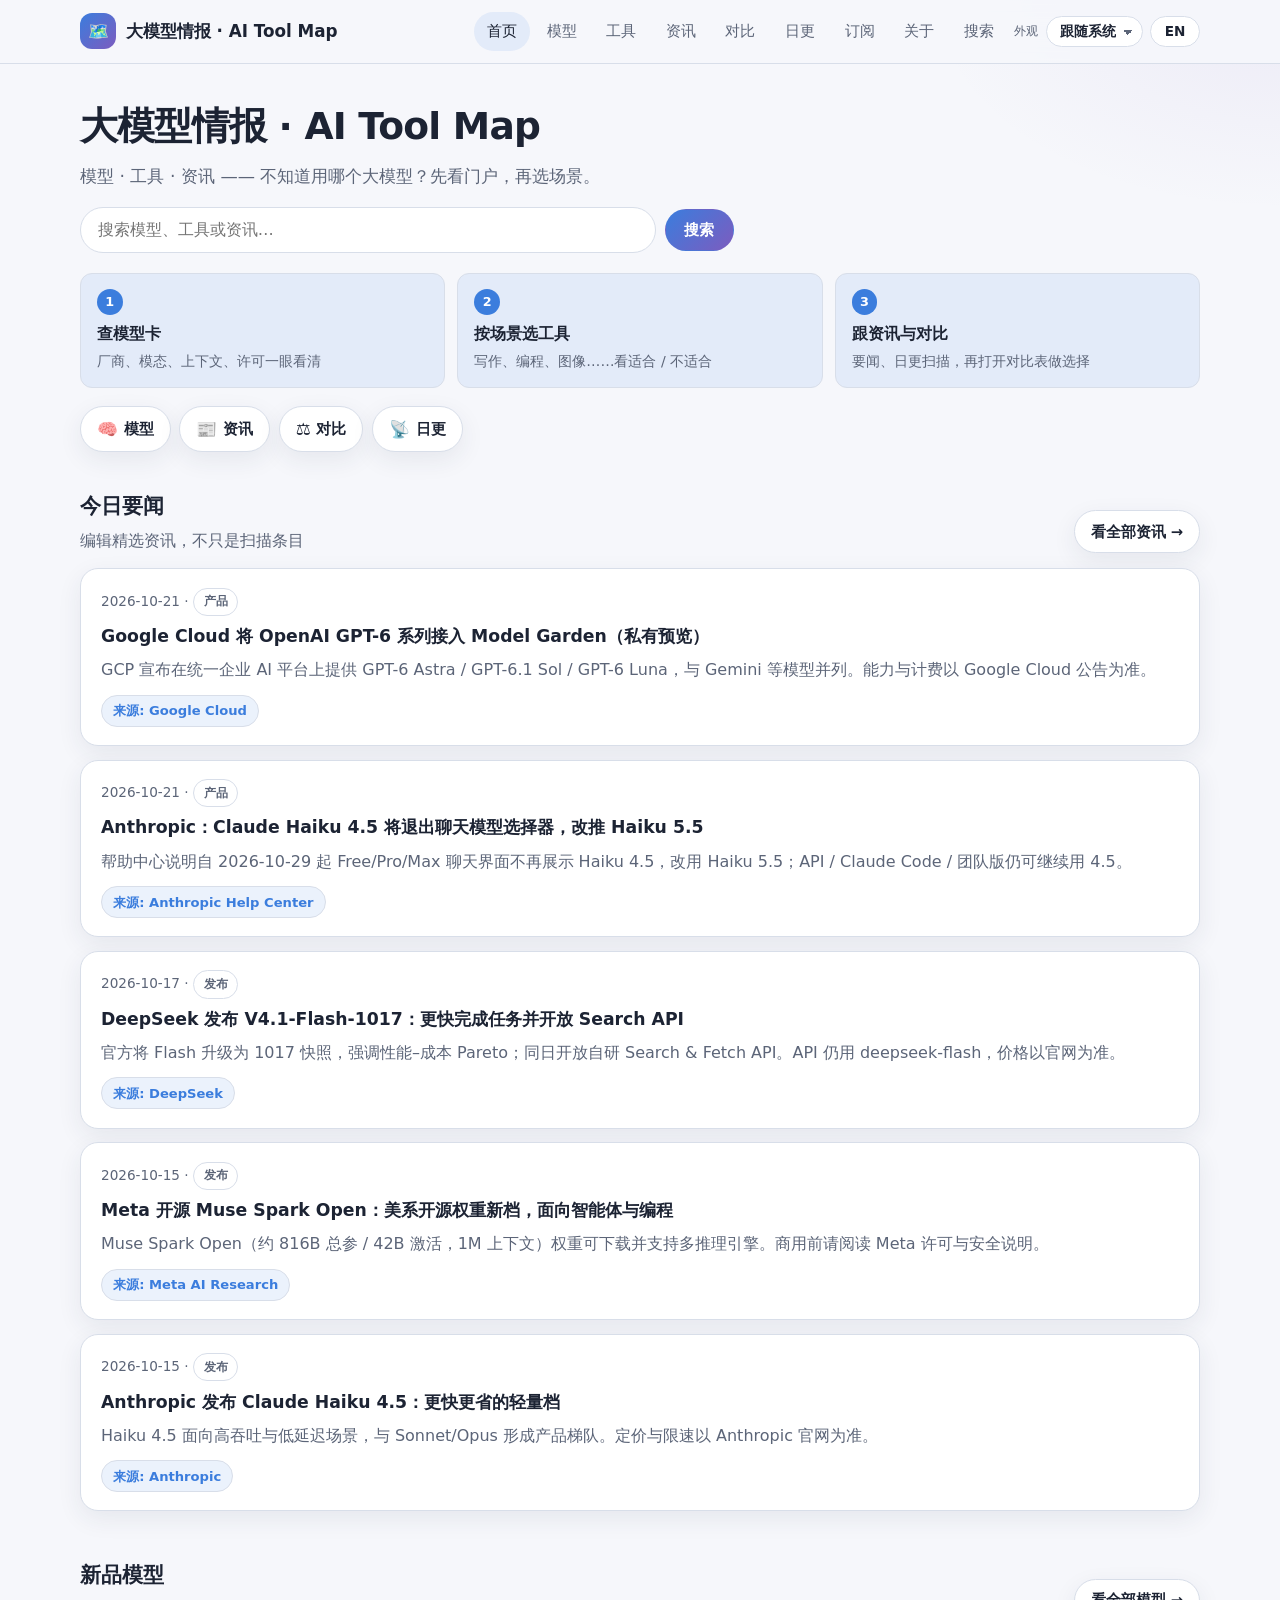
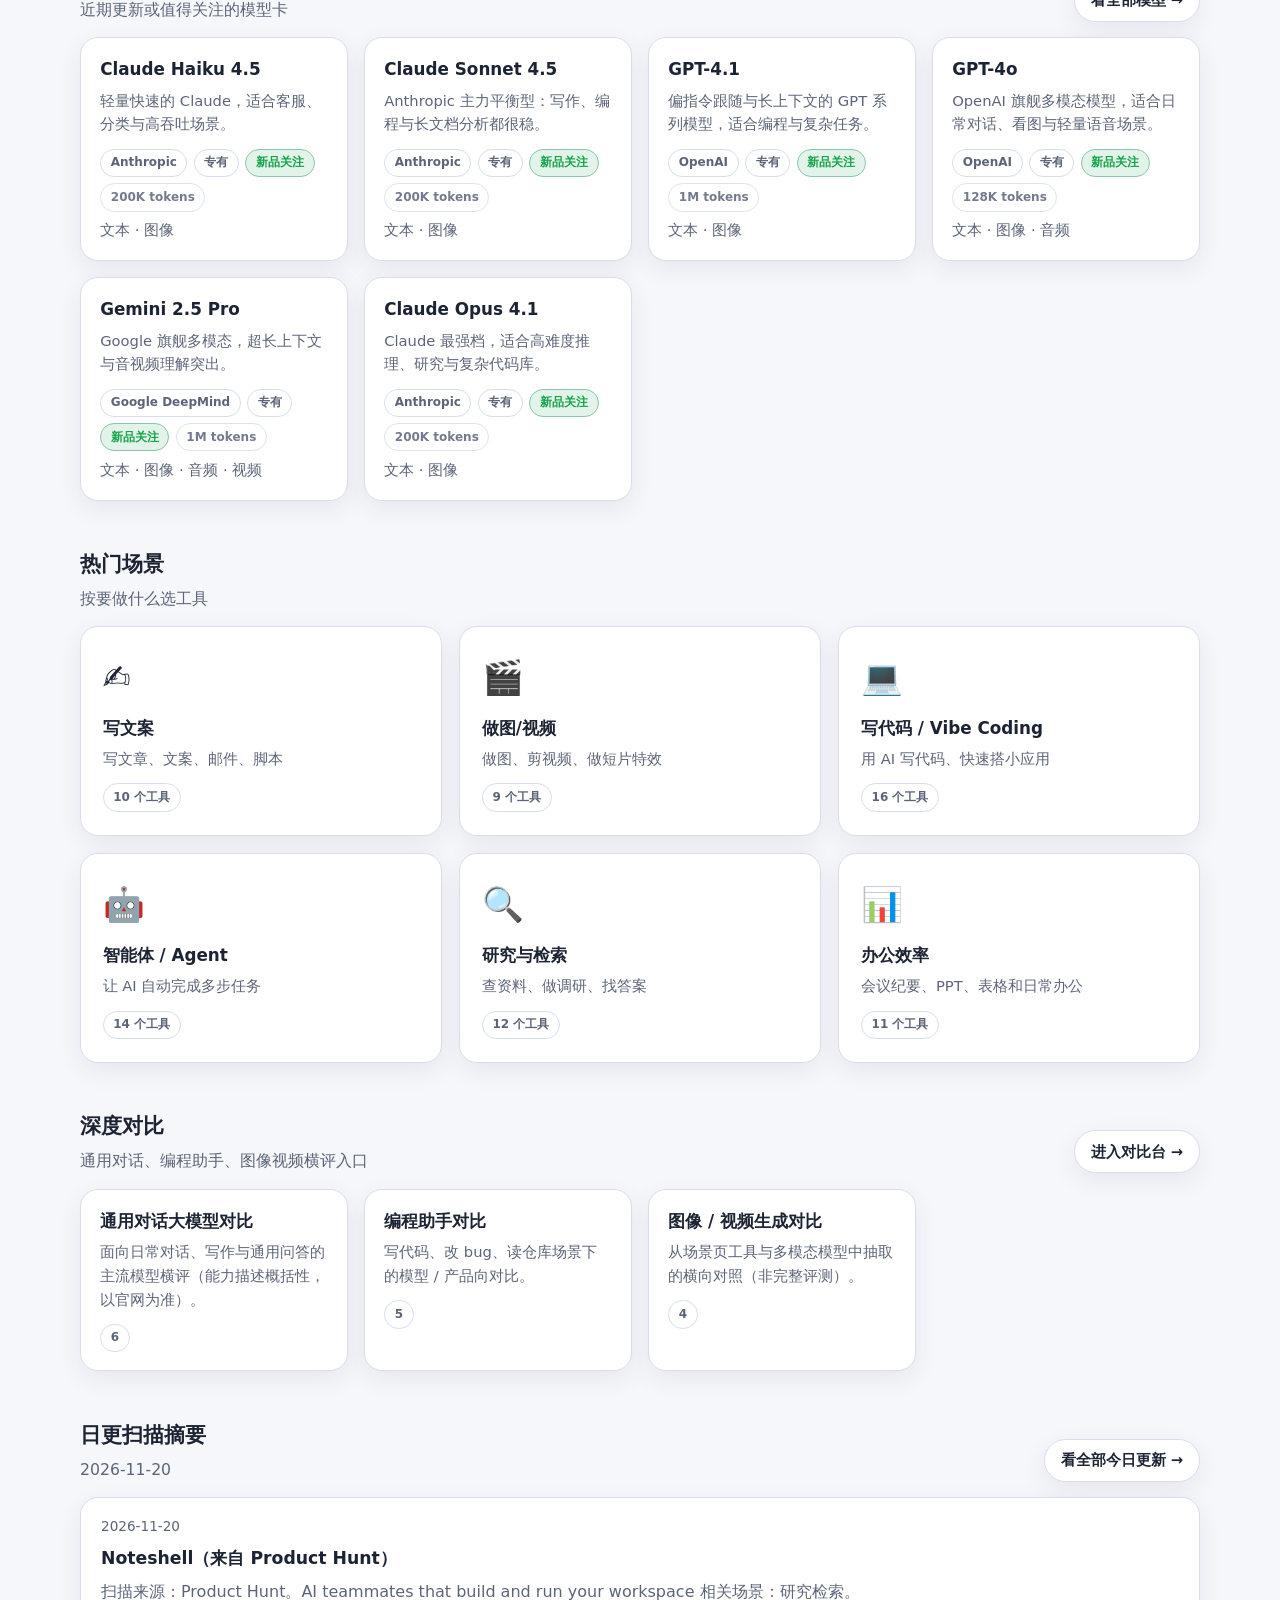
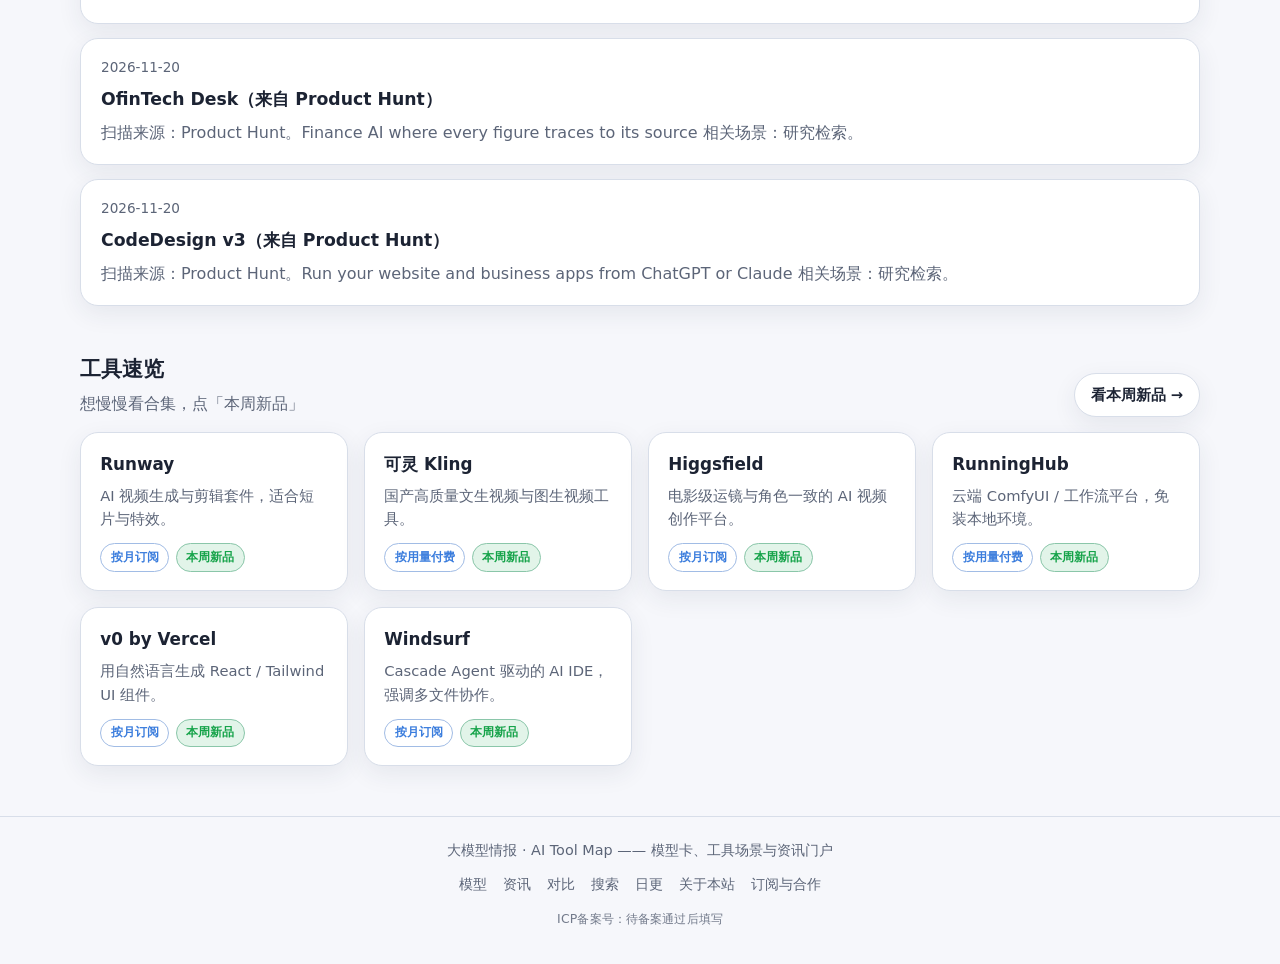
<file: index.html>
<!DOCTYPE html>
<html lang="zh-CN">
<head>
  <meta charset="UTF-8" />
  <meta name="viewport" content="width=device-width, initial-scale=1" />
  <title>大模型情报 · AI Tool Map</title>
  <meta name="description" content="大模型情报门户：模型卡、AI 工具场景、资讯与对比。双语目录，日更扫描。" />
  <meta property="og:title" content="大模型情报 · AI Tool Map" />
  <meta property="og:description" content="模型 · 工具 · 资讯 —— 大模型信息门户" />
  <meta property="og:type" content="website" />
  <meta name="robots" content="index,follow" />
  <meta property="og:locale" content="zh_CN" />
  <meta name="twitter:card" content="summary" />
  <link rel="canonical" href="https://goofugoofu.github.io/" />
  <script src="js/theme-boot.js"></script>
  <link rel="stylesheet" href="css/styles.css" />
</head>
<body>
  <div id="app"></div>
  <script src="js/i18n.js"></script>
  <script src="js/app.js"></script>
  <script>
    bootPage({
      active: "home",
      metaKey: "meta_desc_home",
      render: async (ui) => {
        const main = document.getElementById("main");
        const [scenarios, tools, daily, models, news, compares] = await Promise.all([
          fetchJSON("data/scenarios.json"),
          fetchJSON("data/tools.json"),
          fetchJSON("data/daily.json"),
          fetchJSON("data/models.json"),
          fetchJSON("data/news.json"),
          fetchJSON("data/compares.json"),
        ]);

        const publishedNews = news
          .filter((n) => n.status === "published")
          .sort((a, b) => String(b.date).localeCompare(String(a.date)));
        const latestNewsDate = publishedNews[0]?.date || "";
        const dailyDates = daily.map((d) => d.date).sort();
        const latestDaily = dailyDates[dailyDates.length - 1] || "";
        const todayItems = daily.filter((d) => d.date === latestDaily).slice(0, 3);

        const featuredModels = models
          .filter((m) => m.featured)
          .sort((a, b) => String(b.updated_at).localeCompare(String(a.updated_at)))
          .slice(0, 6);
        const modelCards = (featuredModels.length ? featuredModels : models.slice(0, 6))
          .map((m) => modelCardHTML(m, ui))
          .join("");

        const newsHTML = publishedNews.slice(0, 5).map((n) => newsItemHTML(n, ui)).join("");

        const scenarioCards = scenarios.map((s) => {
          const count = tools.filter((t) => (t.scenarios || []).includes(s.id)).length;
          return `
            <a class="card card-scenario" href="scenario.html?id=${encodeURIComponent(s.id)}">
              <div class="card-icon">${s.icon}</div>
              <h3>${escapeHTML(tField(s, "name"))}</h3>
              <p>${escapeHTML(tField(s, "desc"))}</p>
              <div class="meta-row"><span class="badge">${count} ${ui.tools_count}</span></div>
            </a>
          `;
        }).join("");

        const compareCards = compares.map((c) => `
          <a class="card card-compare" href="compare.html?id=${encodeURIComponent(c.id)}">
            <h3>${escapeHTML(tField(c, "title"))}</h3>
            <p>${escapeHTML(tField(c, "desc"))}</p>
            <div class="meta-row"><span class="badge">${(c.rows || []).length}</span></div>
          </a>
        `).join("");

        const dailyHTML = todayItems.map((d) => `
          <article class="feed-item">
            <div class="date">${escapeHTML(d.date)}</div>
            <h3>${escapeHTML(tField(d, "title"))}</h3>
            <p>${escapeHTML(tField(d, "summary"))}</p>
          </article>
        `).join("");

        const toolsPreview = tools.filter((t) => t.is_new_this_week).slice(0, 6);
        const toolsHTML = (toolsPreview.length ? toolsPreview : tools.slice(0, 6))
          .map((t) => toolCardHTML(t, ui)).join("");

        injectJsonLd("ld-website", {
          "@context": "https://schema.org",
          "@type": "WebSite",
          name: "AI Tool Map",
          alternateName: ["大模型情报", "AI 情报台", "AI Intelligence Desk"],
          url: "https://goofugoofu.github.io/",
          inLanguage: ["zh-CN", "en"],
          description: ui.meta_desc_home,
          potentialAction: {
            "@type": "SearchAction",
            target: "https://goofugoofu.github.io/search.html?q={search_term_string}",
            "query-input": "required name=search_term_string",
          },
        });

        main.innerHTML = `
          <section class="hero hero-portal">
            <h1 data-i18n="site_name">${ui.site_name}</h1>
            <p data-i18n="tagline">${ui.tagline}</p>
            <form class="hero-search" action="search.html" method="get" role="search">
              <label class="sr-only" for="hero-q" data-i18n="nav_search">${ui.nav_search}</label>
              <input type="search" id="hero-q" name="q" class="search-box search-box-lg"
                data-i18n-placeholder="search_placeholder" placeholder="${escapeHTML(ui.search_placeholder)}" />
              <button type="submit" class="btn btn-primary" data-i18n="search_btn">${ui.search_btn}</button>
            </form>
            <div class="howto" aria-label="${ui.howto_title}">
              <div class="howto-step">
                <span class="num">1</span>
                <strong data-i18n="howto_1_title">${ui.howto_1_title}</strong>
                <span data-i18n="howto_1_desc">${ui.howto_1_desc}</span>
              </div>
              <div class="howto-step">
                <span class="num">2</span>
                <strong data-i18n="howto_2_title">${ui.howto_2_title}</strong>
                <span data-i18n="howto_2_desc">${ui.howto_2_desc}</span>
              </div>
              <div class="howto-step">
                <span class="num">3</span>
                <strong data-i18n="howto_3_title">${ui.howto_3_title}</strong>
                <span data-i18n="howto_3_desc">${ui.howto_3_desc}</span>
              </div>
            </div>
            <div class="quick-links">
              <a class="quick-link" href="models.html"><span class="emoji">🧠</span><span data-i18n="nav_models">${ui.nav_models}</span></a>
              <a class="quick-link" href="news.html"><span class="emoji">📰</span><span data-i18n="nav_news">${ui.nav_news}</span></a>
              <a class="quick-link" href="compare.html"><span class="emoji">⚖️</span><span data-i18n="nav_compare">${ui.nav_compare}</span></a>
              <a class="quick-link" href="daily.html"><span class="emoji">📡</span><span data-i18n="nav_daily">${ui.nav_daily}</span></a>
            </div>
          </section>

          <section class="section">
            <div class="section-head">
              <div>
                <h2 data-i18n="home_news_title">${ui.home_news_title}</h2>
                <p data-i18n="home_news_sub">${ui.home_news_sub}${latestNewsDate ? ` · ${latestNewsDate}` : ""}</p>
              </div>
              <a class="quick-link" href="news.html" data-i18n="view_all_news">${ui.view_all_news}</a>
            </div>
            <div class="feed">${newsHTML || emptyState(ui, "news", { ctaHref: "models.html", ctaLabel: ui.empty_cta_models })}</div>
          </section>

          <section class="section">
            <div class="section-head">
              <div>
                <h2 data-i18n="home_models_title">${ui.home_models_title}</h2>
                <p data-i18n="home_models_sub">${ui.home_models_sub}</p>
              </div>
              <a class="quick-link" href="models.html" data-i18n="view_all_models">${ui.view_all_models}</a>
            </div>
            <div class="grid">${modelCards || emptyState(ui, "models")}</div>
          </section>

          <section class="section" id="scenarios">
            <div class="section-head">
              <div>
                <h2 data-i18n="home_scenarios_title">${ui.home_scenarios_title}</h2>
                <p data-i18n="home_scenarios_sub">${ui.home_scenarios_sub}</p>
              </div>
            </div>
            <div class="grid grid-scenarios">${scenarioCards}</div>
          </section>

          <section class="section">
            <div class="section-head">
              <div>
                <h2 data-i18n="home_compare_title">${ui.home_compare_title}</h2>
                <p data-i18n="home_compare_sub">${ui.home_compare_sub}</p>
              </div>
              <a class="quick-link" href="compare.html" data-i18n="view_compares">${ui.view_compares}</a>
            </div>
            <div class="grid grid-compares">${compareCards}</div>
          </section>

          <section class="section">
            <div class="section-head">
              <div>
                <h2 data-i18n="home_daily_teaser">${ui.home_daily_teaser}</h2>
                <p>${latestDaily || ""}</p>
              </div>
              <a class="quick-link" href="daily.html" data-i18n="view_all_daily">${ui.view_all_daily}</a>
            </div>
            <div class="feed">${dailyHTML || emptyState(ui, "daily")}</div>
          </section>

          <section class="section">
            <div class="section-head">
              <div>
                <h2 data-i18n="home_tools_teaser">${ui.home_tools_teaser}</h2>
                <p data-i18n="new_section_sub">${ui.new_section_sub}</p>
              </div>
              <a class="quick-link" href="weekly.html" data-i18n="view_weekly">${ui.view_weekly}</a>
            </div>
            <div class="grid">${toolsHTML || emptyState(ui, "tools")}</div>
          </section>
        `;
        applyStaticUI(ui);
      },
    });
  </script>
</body>
</html>
</file>
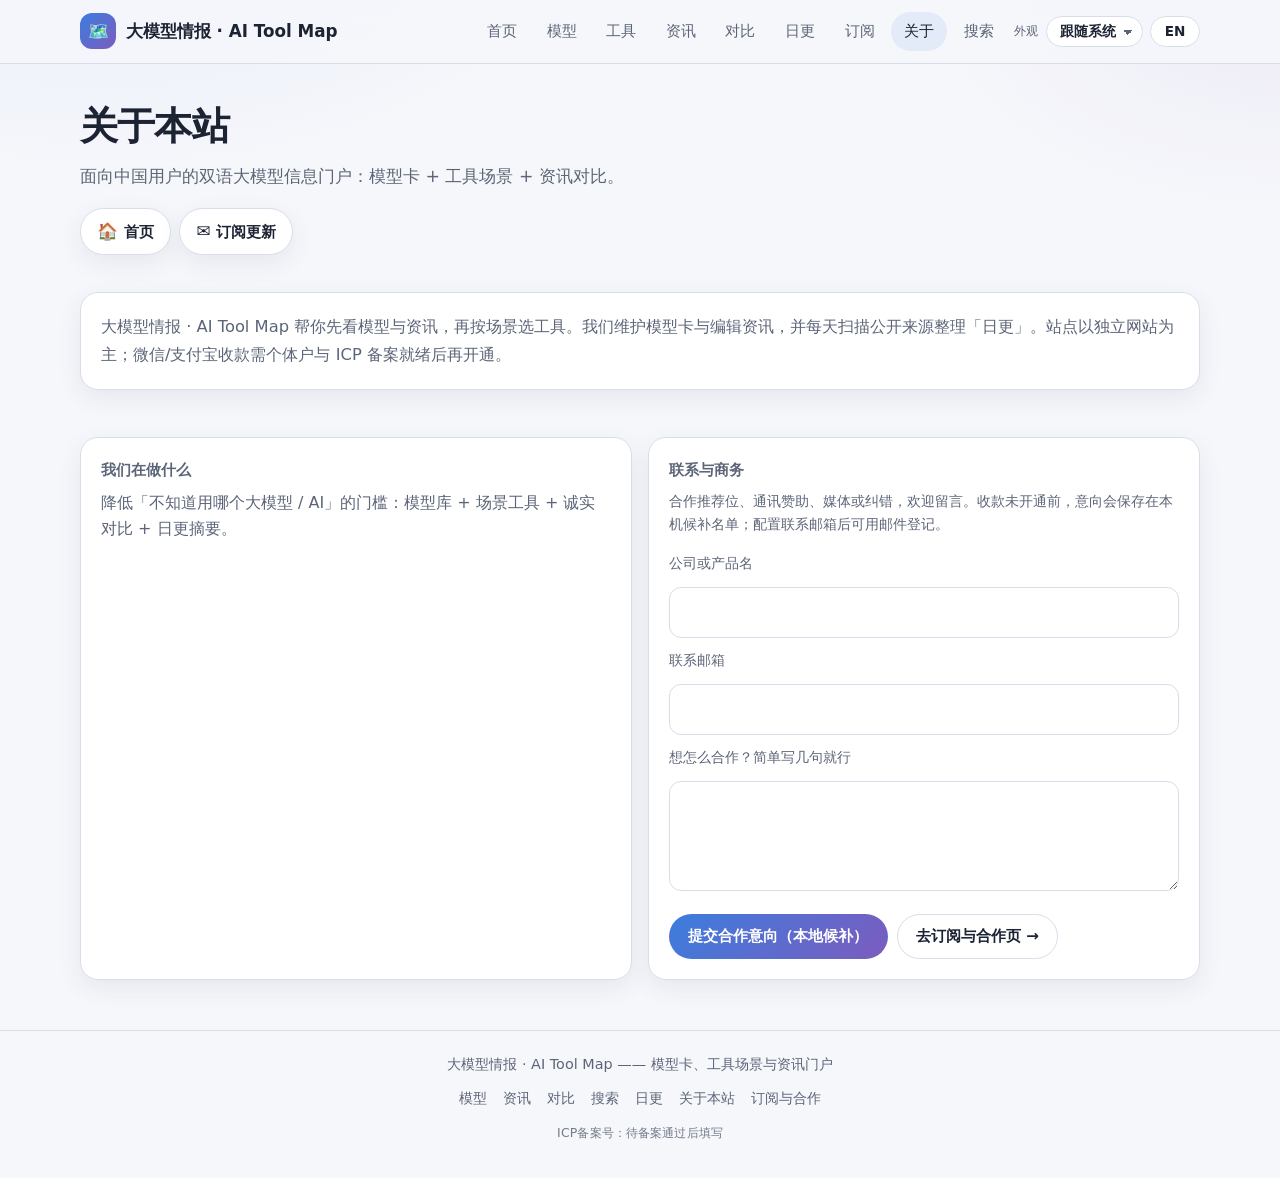
<file: about.html>
<!DOCTYPE html>
<html lang="zh-CN">
<head>
  <meta charset="UTF-8" />
  <meta name="viewport" content="width=device-width, initial-scale=1" />
  <title>关于 · AI 工具地图 | About</title>
  <meta name="description" content="关于 AI 工具地图：场景推荐、日更扫描与诚实对比。 | Mission: scenario picks, daily scans, honest guidance." />
  <meta property="og:title" content="关于 · AI 工具地图 | About" />
  <meta property="og:description" content="关于 AI 工具地图：场景推荐、日更扫描与诚实对比。" />
  <meta property="og:type" content="website" />
  <meta name="robots" content="index,follow" />
  <meta property="og:locale" content="zh_CN" />
  <meta name="twitter:card" content="summary" />
  <link rel="canonical" href="https://goofugoofu.github.io/about.html" />
  <script src="js/theme-boot.js"></script>
  <link rel="stylesheet" href="css/styles.css" />
</head>
<body>
  <div id="app"></div>
  <script src="js/i18n.js"></script>
  <script src="js/app.js"></script>
  <script>
    const WAITLIST_KEY = "ai-tool-map-waitlist";

    function saveWaitlist(entry) {
      let list = [];
      try { list = JSON.parse(localStorage.getItem(WAITLIST_KEY) || "[]"); } catch (_) {}
      if (!Array.isArray(list)) list = [];
      list.push({ ...entry, at: new Date().toISOString() });
      localStorage.setItem(WAITLIST_KEY, JSON.stringify(list.slice(-200)));
    }

    bootPage({
      active: "about",
      metaKey: "meta_desc_about",
      render: async (ui) => {
        const main = document.getElementById("main");
        const mon = await loadSiteConfig();
        const mailto = (mon.waitlist_mailto || mon.contact_email || "").trim();
        const mailtoBtn = mailto
          ? `<a class="btn btn-ghost" href="mailto:${escapeHTML(mailto)}?subject=${encodeURIComponent("AI Tool Map contact")}">${ui.waitlist_mailto_btn}</a>`
          : "";

        main.innerHTML = `
          <section class="hero">
            <h1 data-i18n="about_title">${ui.about_title}</h1>
            <p data-i18n="about_sub">${ui.about_sub}</p>
            <div class="quick-links">
              <a class="quick-link" href="index.html"><span class="emoji">🏠</span><span data-i18n="nav_home">${ui.nav_home}</span></a>
              <a class="quick-link" href="subscribe.html"><span class="emoji">✉️</span><span data-i18n="quick_subscribe">${ui.quick_subscribe}</span></a>
            </div>
          </section>

          <section class="section">
            <div class="panel about-panel">
              <p data-i18n="about_body">${ui.about_body}</p>
            </div>
          </section>

          <section class="section split-2">
            <div class="panel">
              <h2 data-i18n="about_mission_title">${ui.about_mission_title}</h2>
              <p class="muted" data-i18n="about_mission">${ui.about_mission}</p>
            </div>
            <div class="panel">
              <h2 data-i18n="about_contact_title">${ui.about_contact_title}</h2>
              <p class="muted small" style="margin-bottom:1rem" data-i18n="about_contact_desc">${ui.about_contact_desc}</p>
              <form class="form" id="contact-form">
                <label for="c-name" data-i18n="biz_name">${ui.biz_name}</label>
                <input id="c-name" type="text" required autocomplete="name" />
                <label for="c-email" data-i18n="biz_email">${ui.biz_email}</label>
                <input id="c-email" type="email" required autocomplete="email" />
                <label for="c-msg" data-i18n="biz_message">${ui.biz_message}</label>
                <textarea id="c-msg" required></textarea>
                <div class="cta-row">
                  <button type="submit" class="btn btn-primary" data-i18n="biz_waitlist_btn">${ui.biz_waitlist_btn}</button>
                  ${mailtoBtn}
                  <a class="btn btn-ghost" href="subscribe.html" data-i18n="about_cta_subscribe">${ui.about_cta_subscribe}</a>
                </div>
                <p class="form-note" id="c-note" data-i18n="biz_waitlist_thanks">${ui.biz_waitlist_thanks}</p>
              </form>
            </div>
          </section>
        `;
        applyStaticUI(ui);

        document.getElementById("contact-form").addEventListener("submit", (e) => {
          e.preventDefault();
          saveWaitlist({
            type: "contact",
            name: document.getElementById("c-name").value.trim(),
            email: document.getElementById("c-email").value.trim(),
            message: document.getElementById("c-msg").value.trim(),
          });
          document.getElementById("c-note").classList.add("show");
        });
      },
    });
  </script>
</body>
</html>
</file>
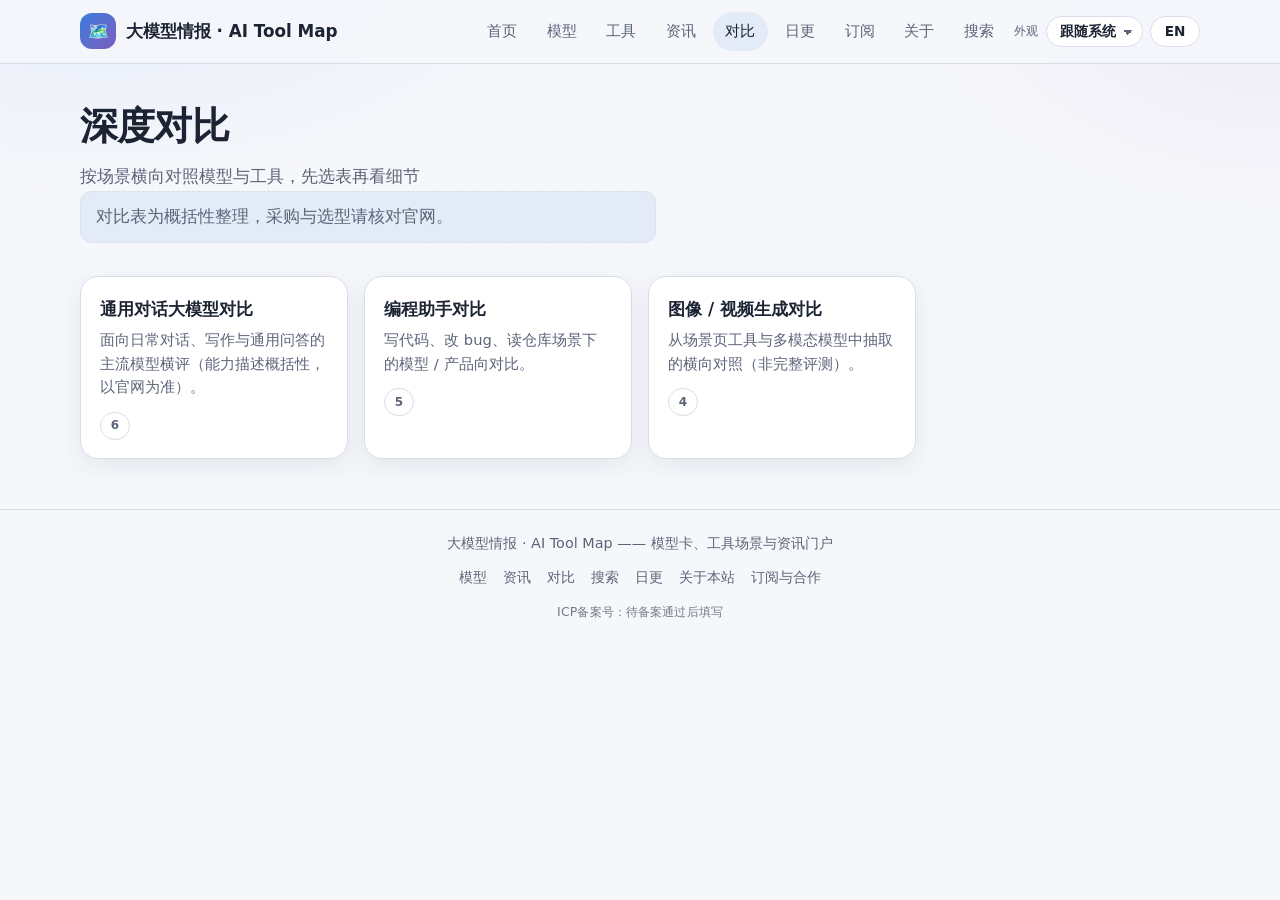
<file: compare.html>
<!DOCTYPE html>
<html lang="zh-CN">
<head>
  <meta charset="UTF-8" />
  <meta name="viewport" content="width=device-width, initial-scale=1" />
  <title>对比 · 大模型情报 | Compare</title>
  <meta name="description" content="大模型与 AI 工具场景对比表：对话、编程、图像视频。" />
  <meta property="og:title" content="对比 · 大模型情报" />
  <meta property="og:type" content="website" />
  <meta name="robots" content="index,follow" />
  <link rel="canonical" href="https://goofugoofu.github.io/compare.html" />
  <script src="js/theme-boot.js"></script>
  <link rel="stylesheet" href="css/styles.css" />
</head>
<body>
  <div id="app"></div>
  <script src="js/i18n.js"></script>
  <script src="js/app.js"></script>
  <script>
    bootPage({
      active: "compare",
      metaKey: "meta_desc_compare",
      render: async (ui) => {
        const main = document.getElementById("main");
        const compares = await fetchJSON("data/compares.json");
        const id = qs("id");

        if (!id) {
          const cards = compares.map((c) => `
            <a class="card card-compare" href="compare.html?id=${encodeURIComponent(c.id)}">
              <h3>${escapeHTML(tField(c, "title"))}</h3>
              <p>${escapeHTML(tField(c, "desc"))}</p>
              <div class="meta-row"><span class="badge">${(c.rows || []).length}</span></div>
            </a>
          `).join("");
          main.innerHTML = `
            <section class="hero">
              <h1 data-i18n="compare_title">${ui.compare_title}</h1>
              <p data-i18n="compare_sub">${ui.compare_sub}</p>
              <p class="help-hint" data-i18n="compare_hint">${ui.compare_hint}</p>
            </section>
            <section class="section">
              <div class="grid grid-compares">${cards}</div>
            </section>
          `;
          applyStaticUI(ui);
          return;
        }

        const c = compares.find((x) => x.id === id);
        if (!c) {
          main.innerHTML = emptyState(ui, "tools", { ctaHref: "compare.html", ctaLabel: ui.back_compares })
            + `<p class="muted small" style="text-align:center;margin-top:0.75rem">${escapeHTML(ui.compare_not_found)}</p>`;
          applyStaticUI(ui);
          return;
        }

        setPageMeta({
          title: `${tField(c, "title")} · ${ui.site_name}`,
          description: tField(c, "desc") || ui.meta_desc_compare,
        });

        const cols = c.columns || [];
        const thead = `<tr><th>${getLang() === "zh" ? "名称" : "Name"}</th>${cols.map((col) =>
          `<th>${escapeHTML(tField(col, "label"))}</th>`
        ).join("")}</tr>`;
        const tbody = (c.rows || []).map((row) => {
          const nameCell = row.link
            ? `<a href="${escapeHTML(row.link)}">${escapeHTML(row.name)}</a>`
            : escapeHTML(row.name);
          const cells = cols.map((col) => `<td>${escapeHTML(cellText(row.cells, col.id))}</td>`).join("");
          return `<tr><th scope="row">${nameCell}</th>${cells}</tr>`;
        }).join("");

        main.innerHTML = `
          <section class="detail-hero">
            <a class="back-link" href="compare.html" data-i18n="back_compares">${ui.back_compares}</a>
            <h1>${escapeHTML(tField(c, "title"))}</h1>
            <p class="muted">${escapeHTML(tField(c, "desc"))}</p>
            ${c.scenario_id ? `<p><a class="pill-link" href="scenario.html?id=${encodeURIComponent(c.scenario_id)}">${escapeHTML(ui.home_scenarios_title)}</a></p>` : ""}
          </section>
          <section class="section">
            <div class="table-wrap">
              <table class="compare-table">
                <thead>${thead}</thead>
                <tbody>${tbody}</tbody>
              </table>
            </div>
            <p class="help-hint" data-i18n="compare_hint">${ui.compare_hint}</p>
          </section>
        `;
        applyStaticUI(ui);
      },
    });
  </script>
</body>
</html>
</file>
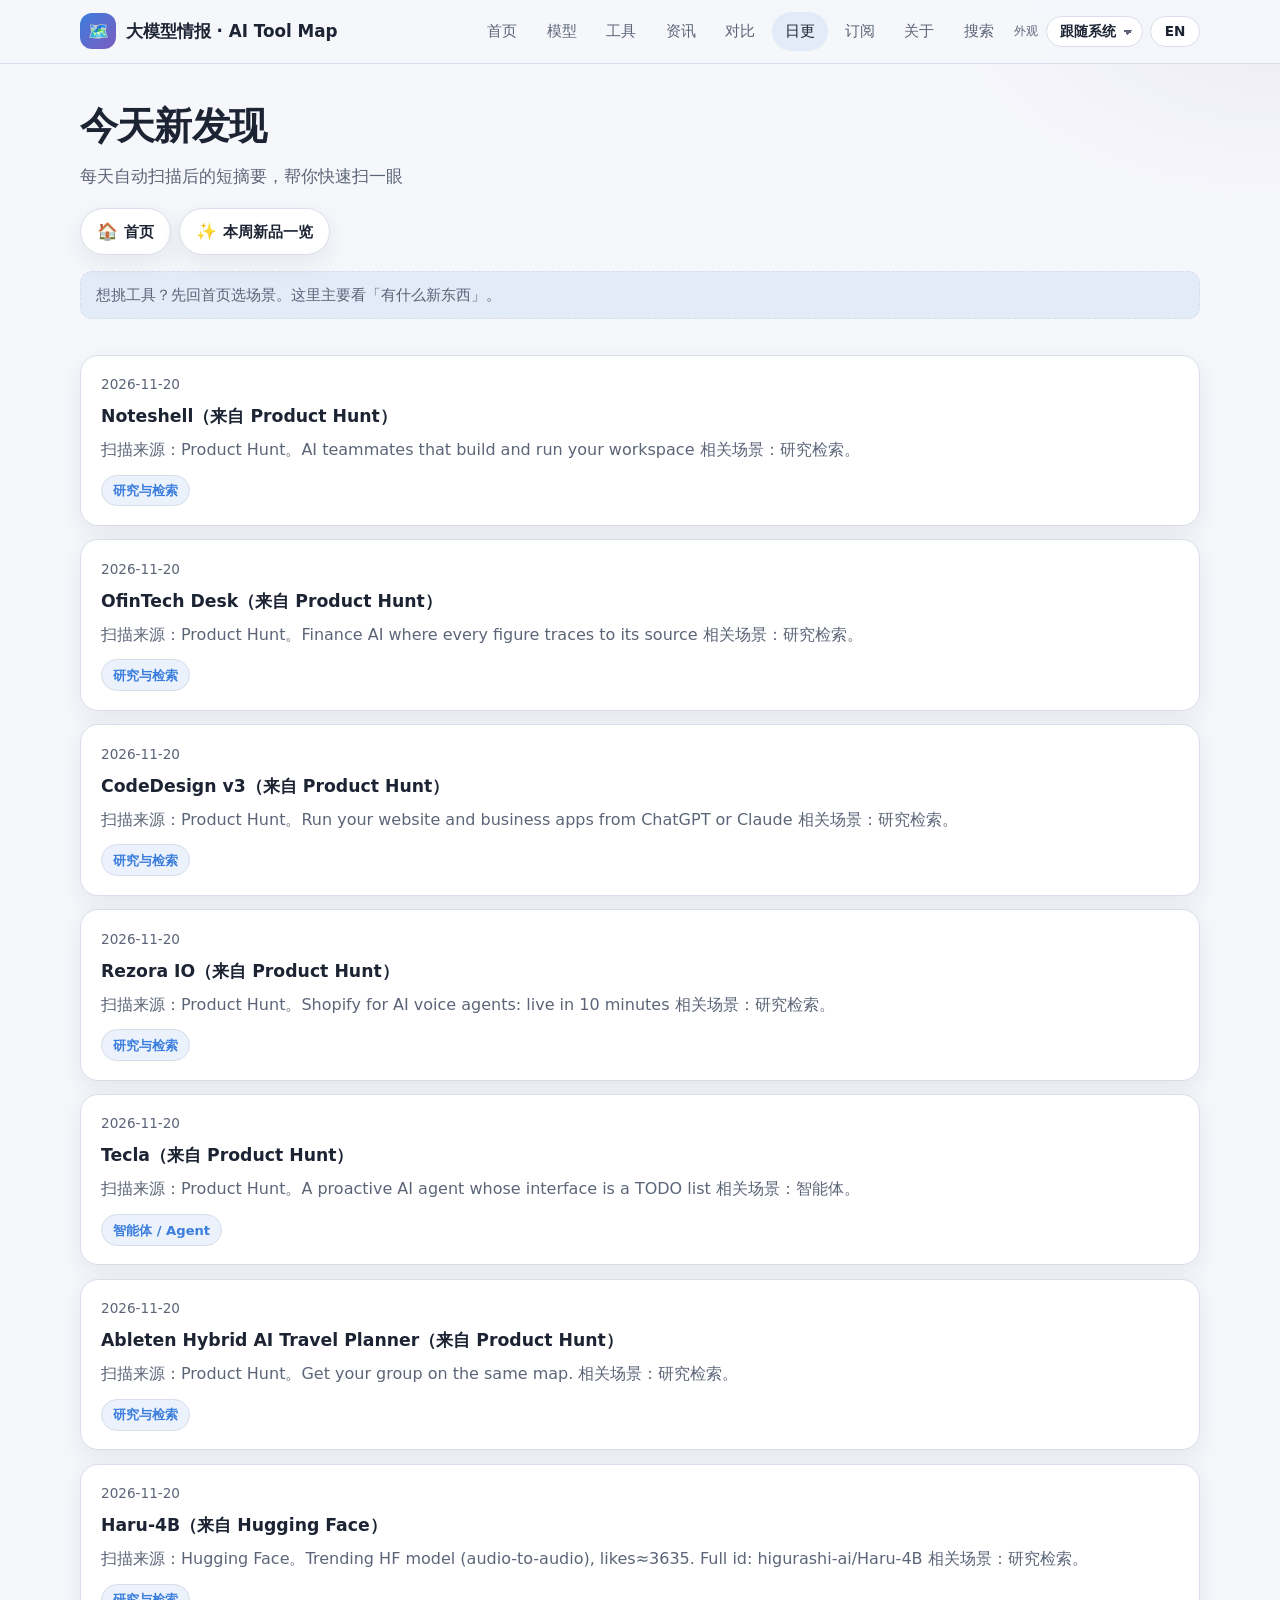
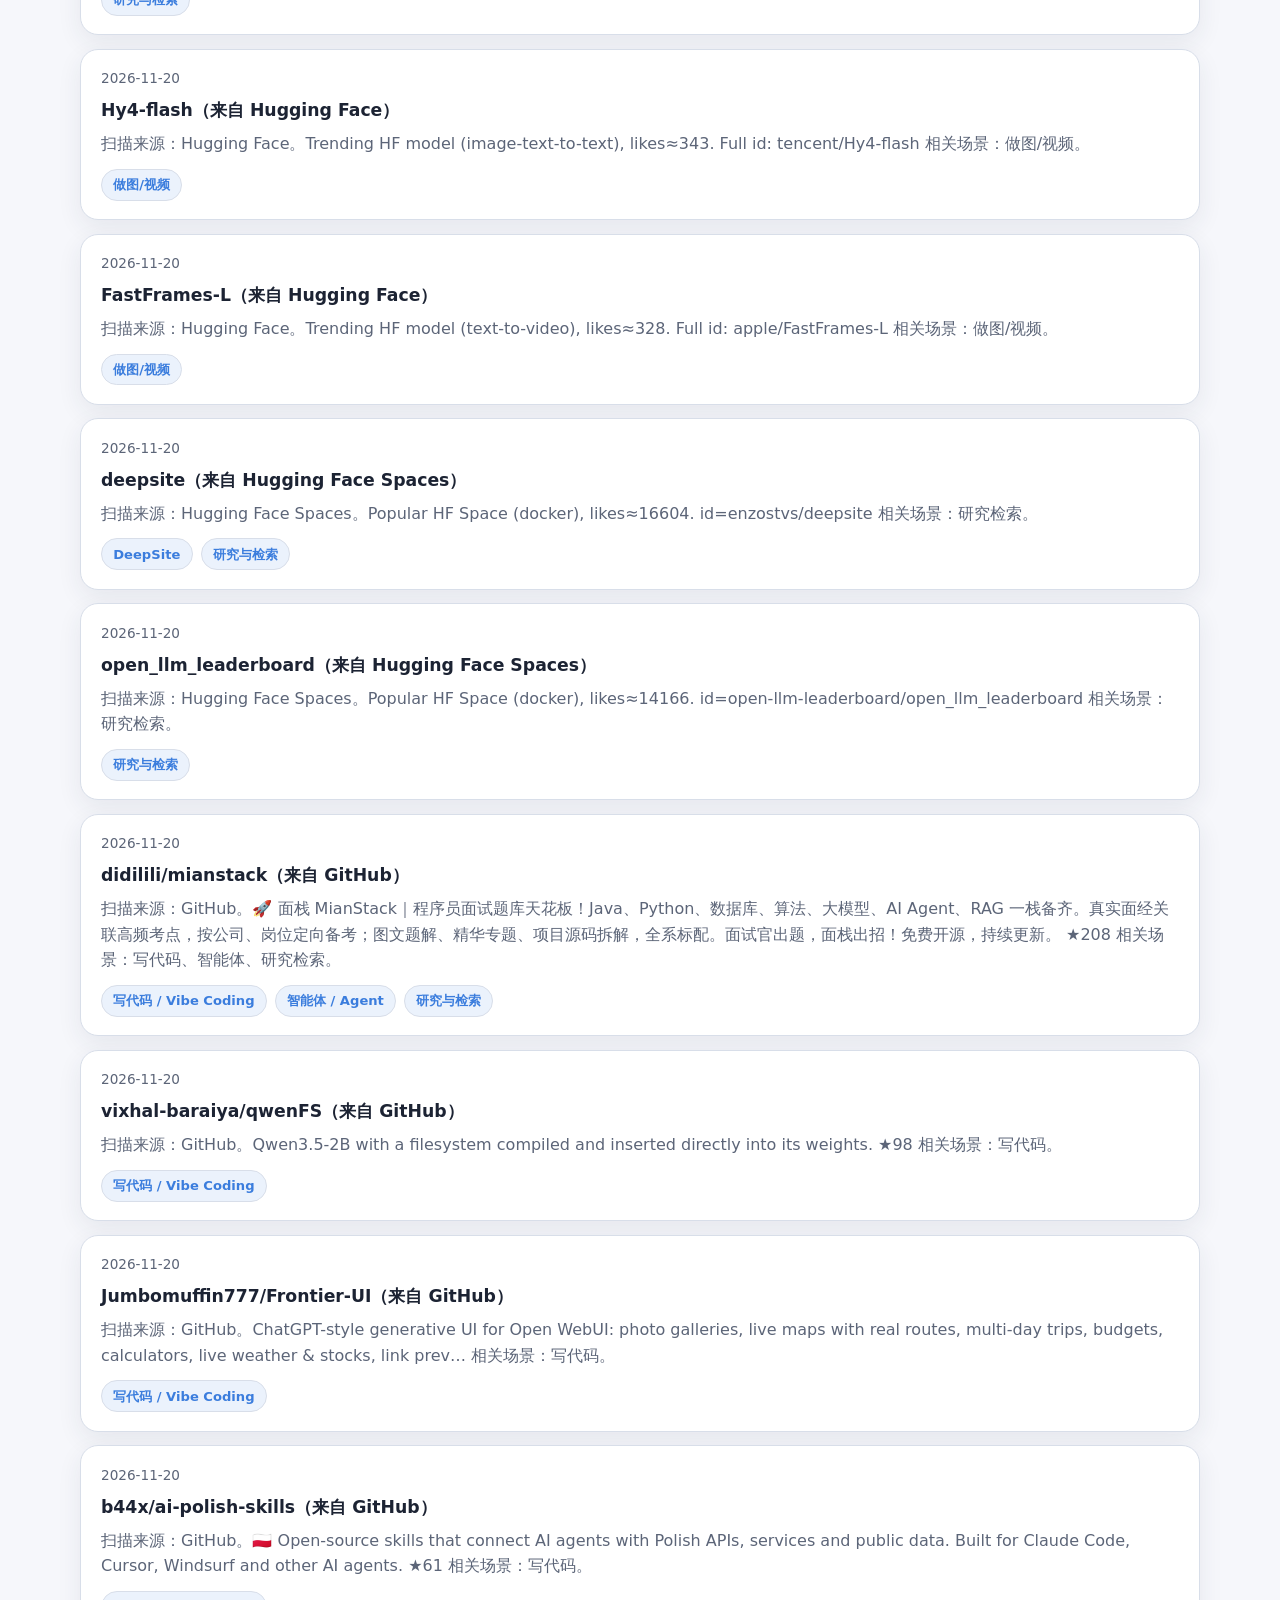
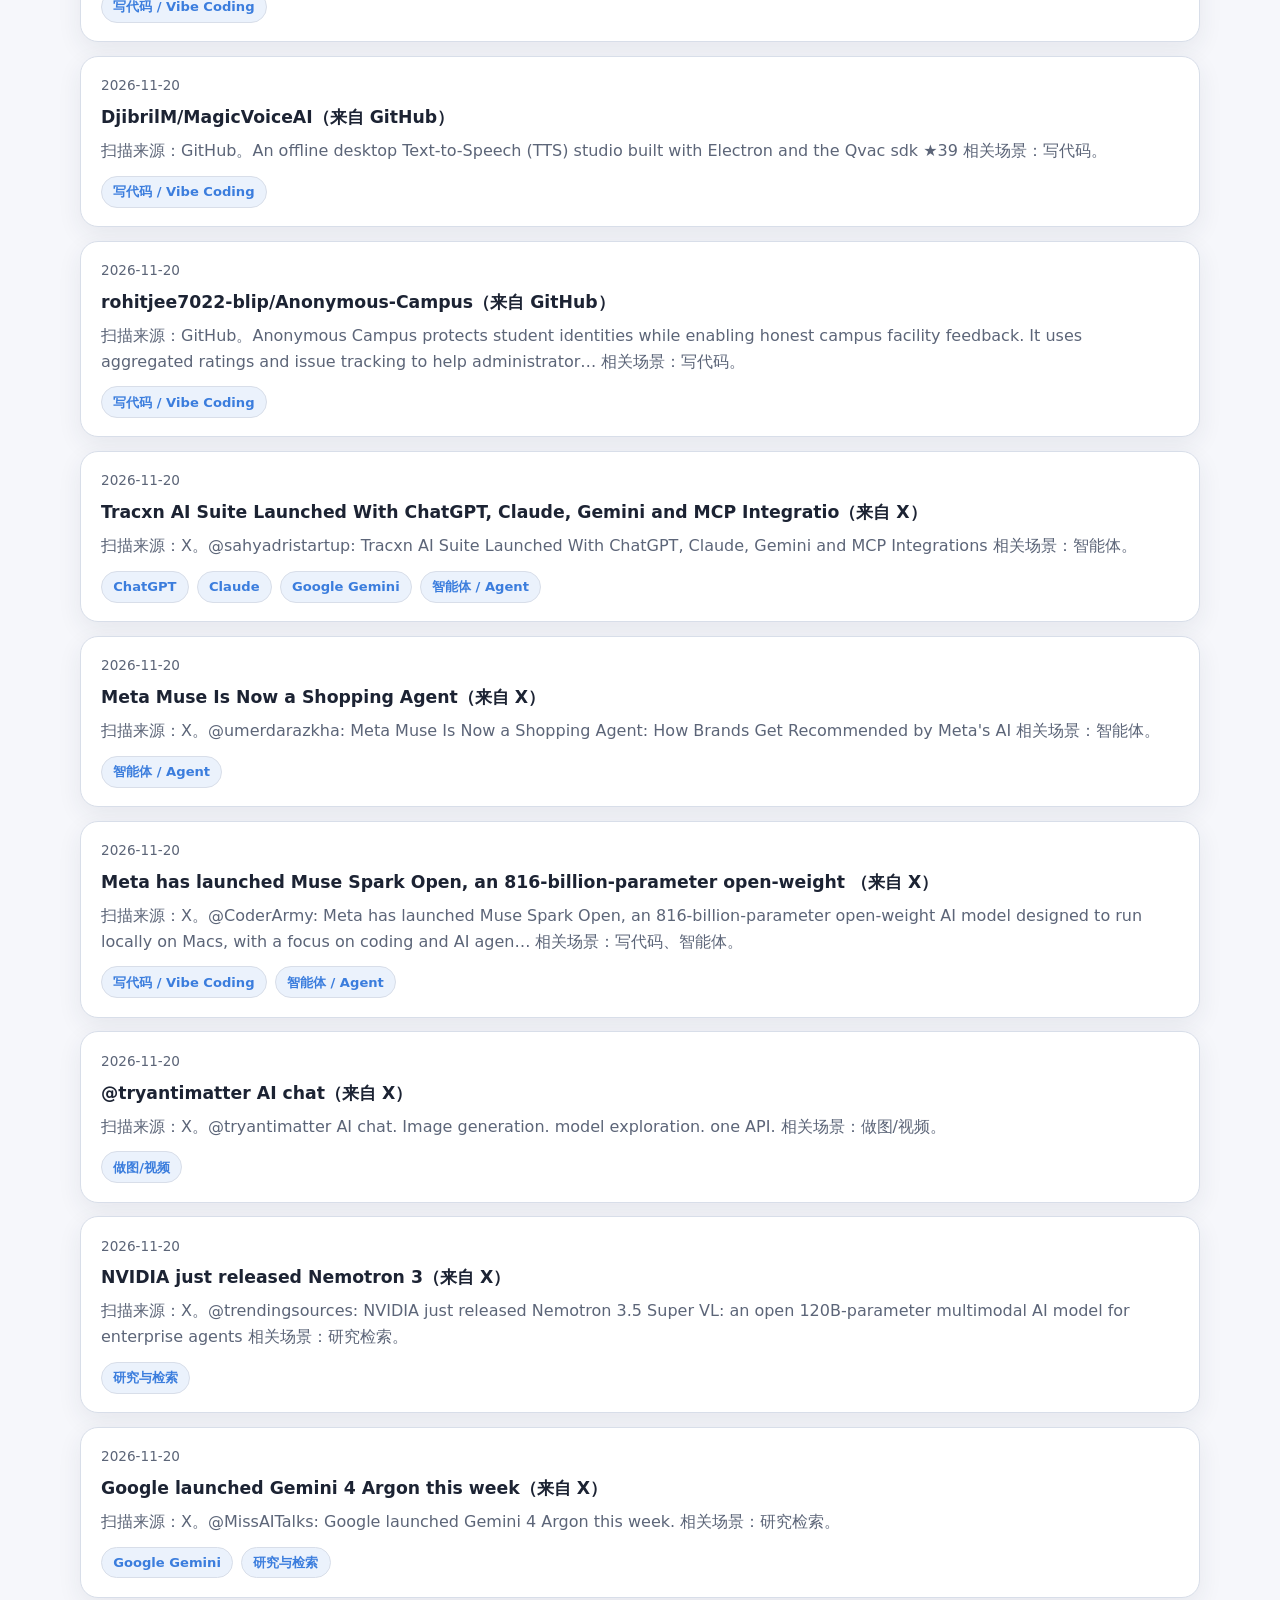
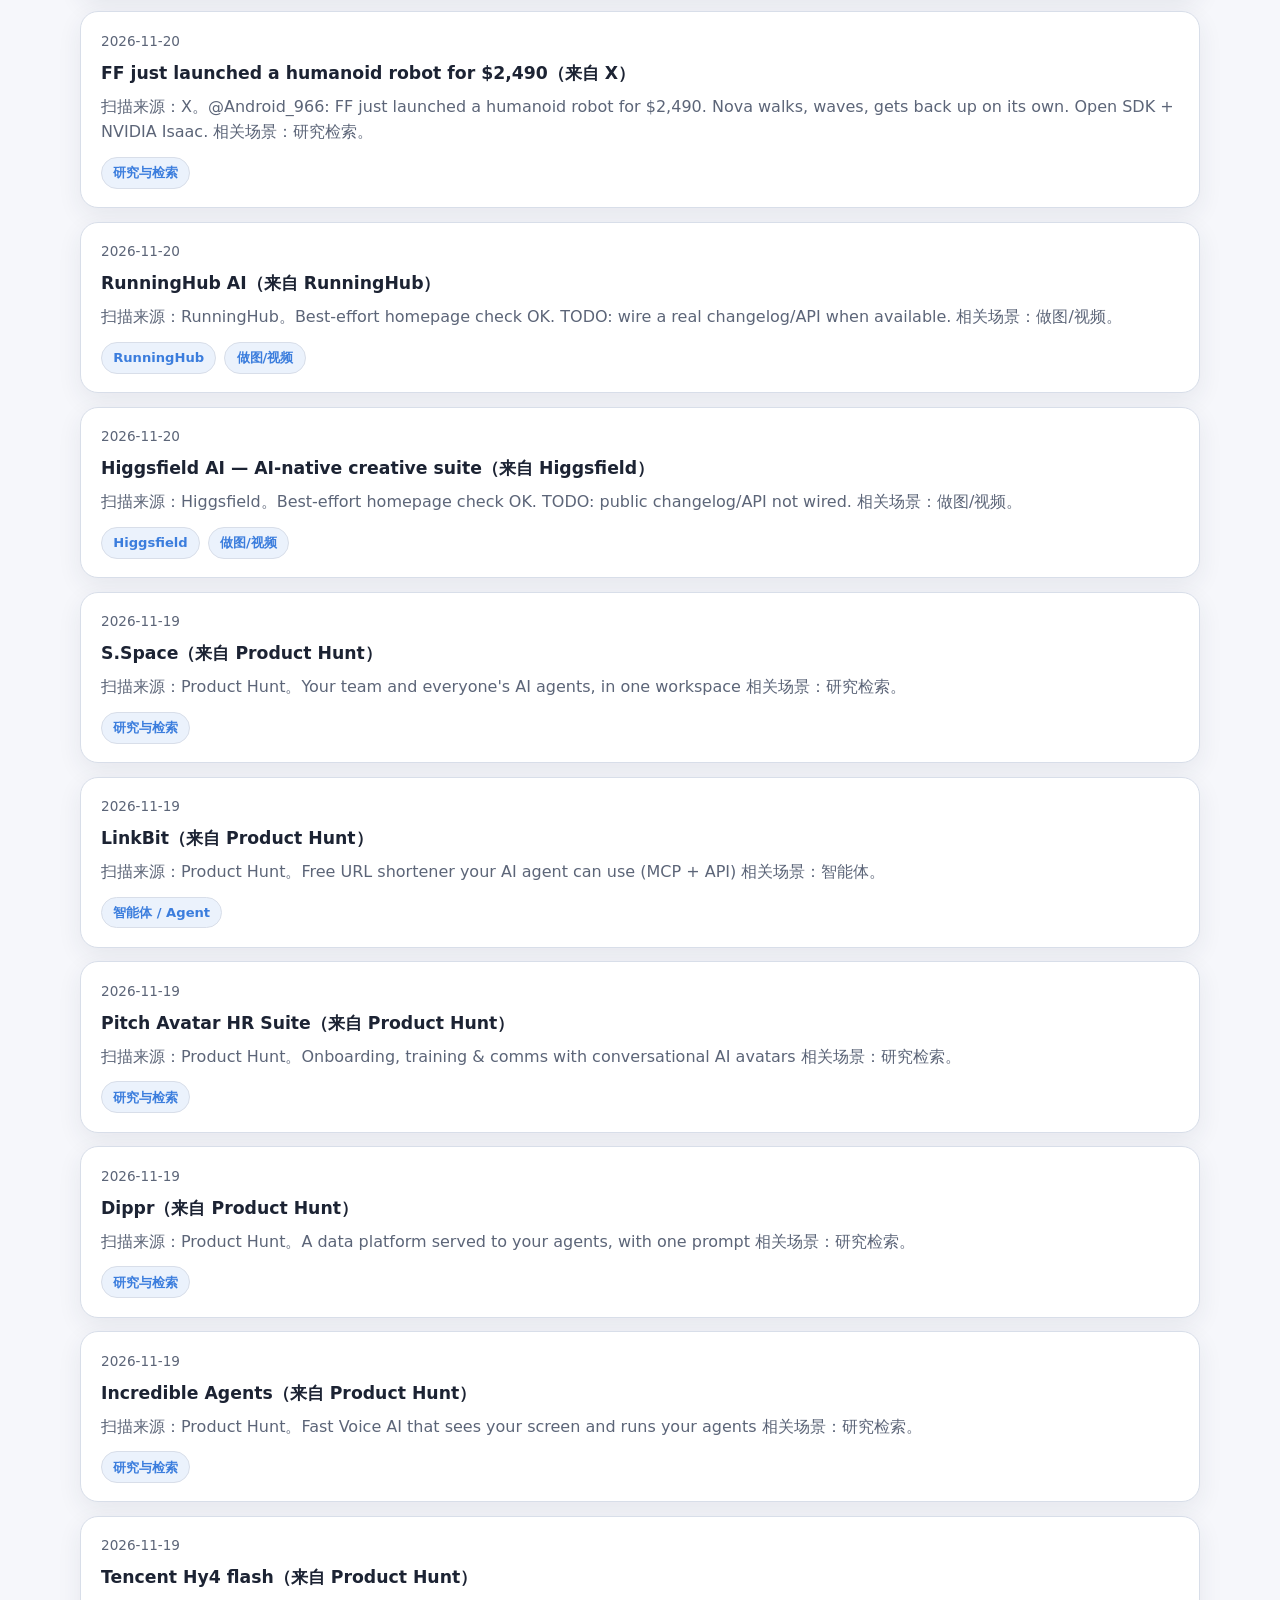
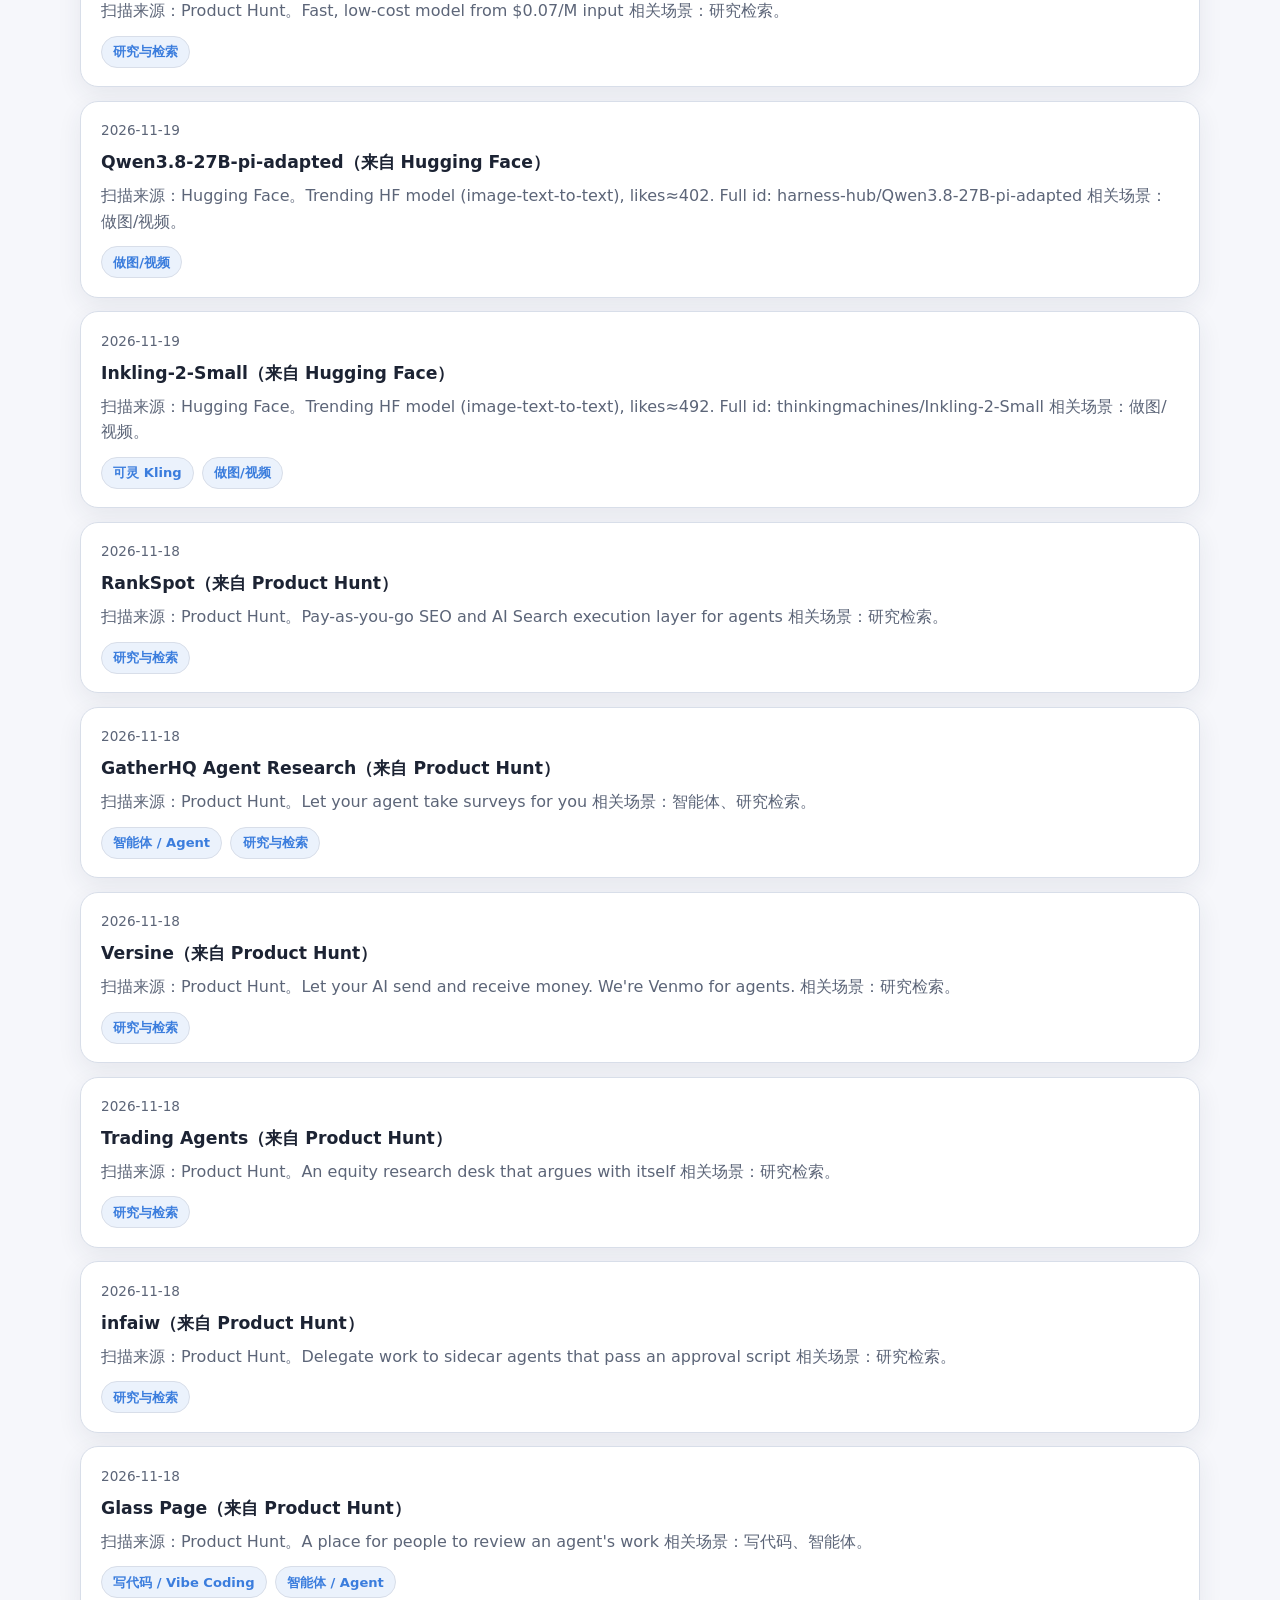
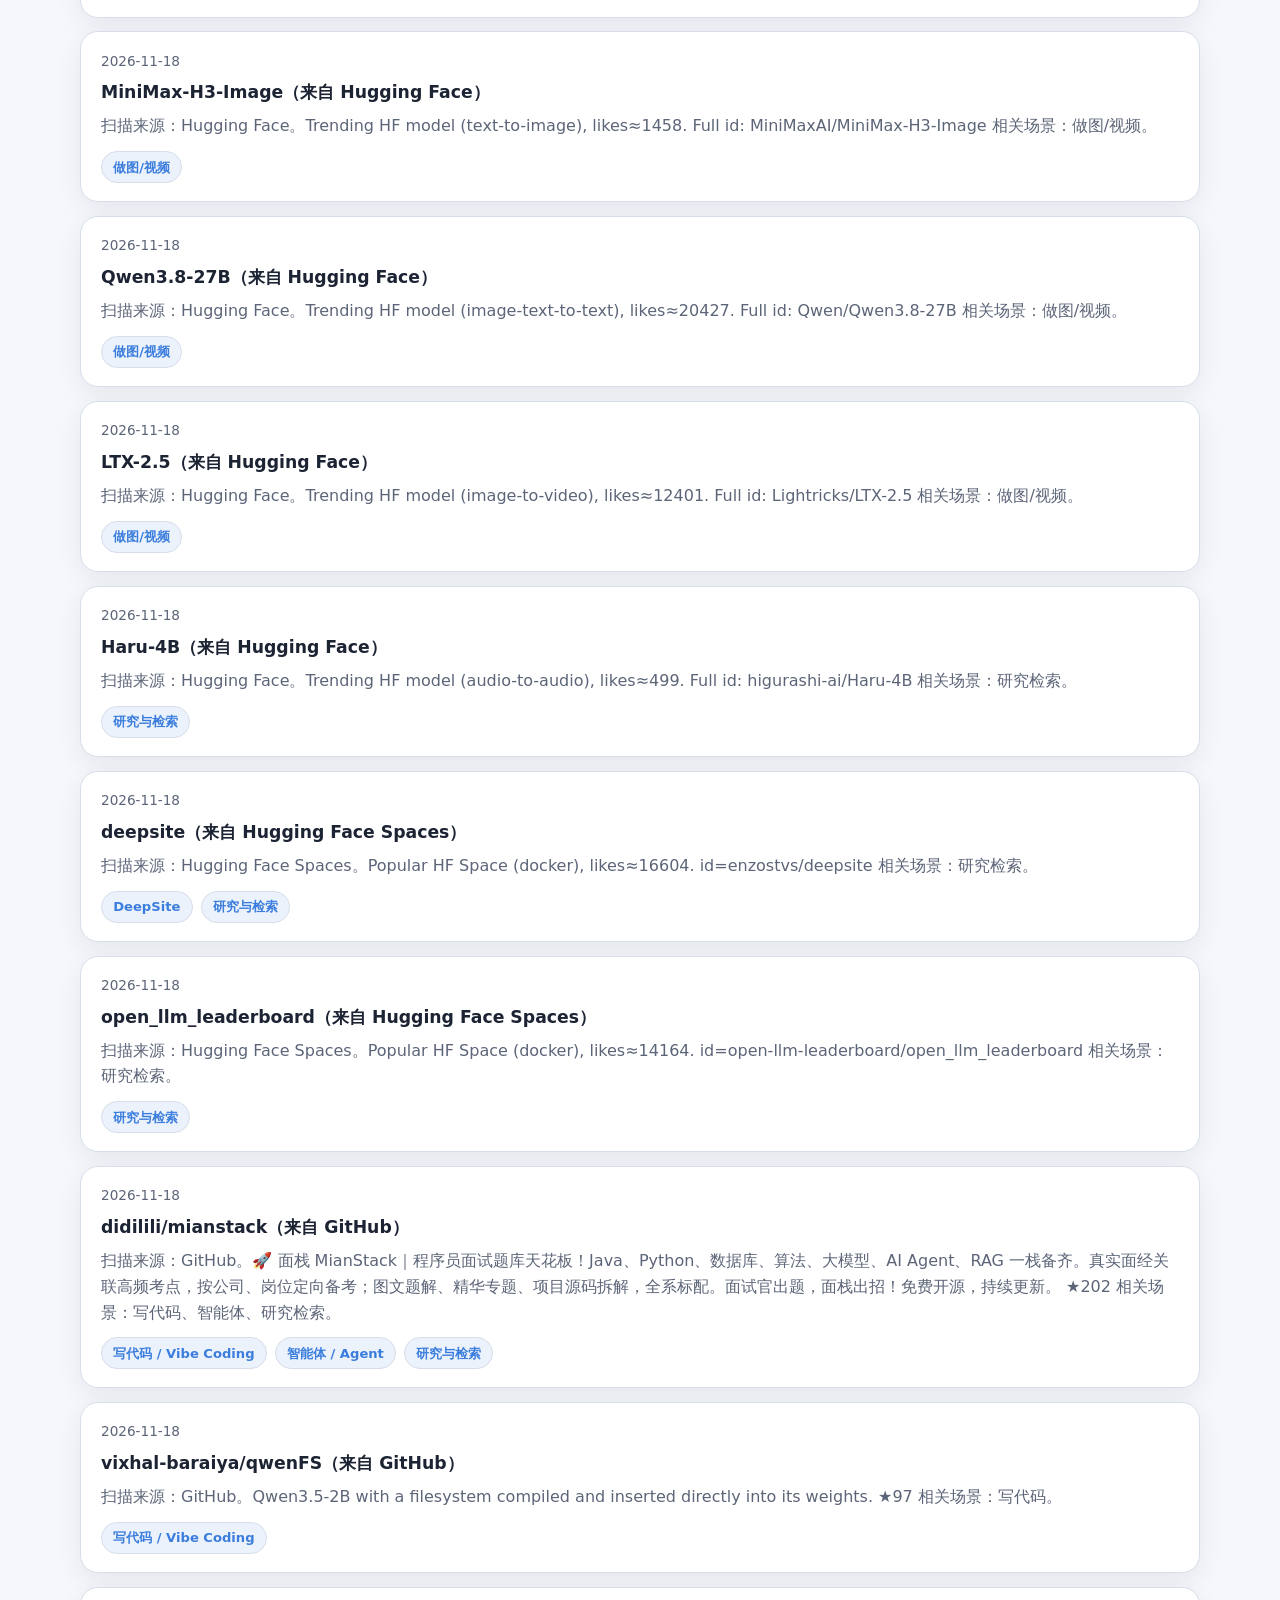
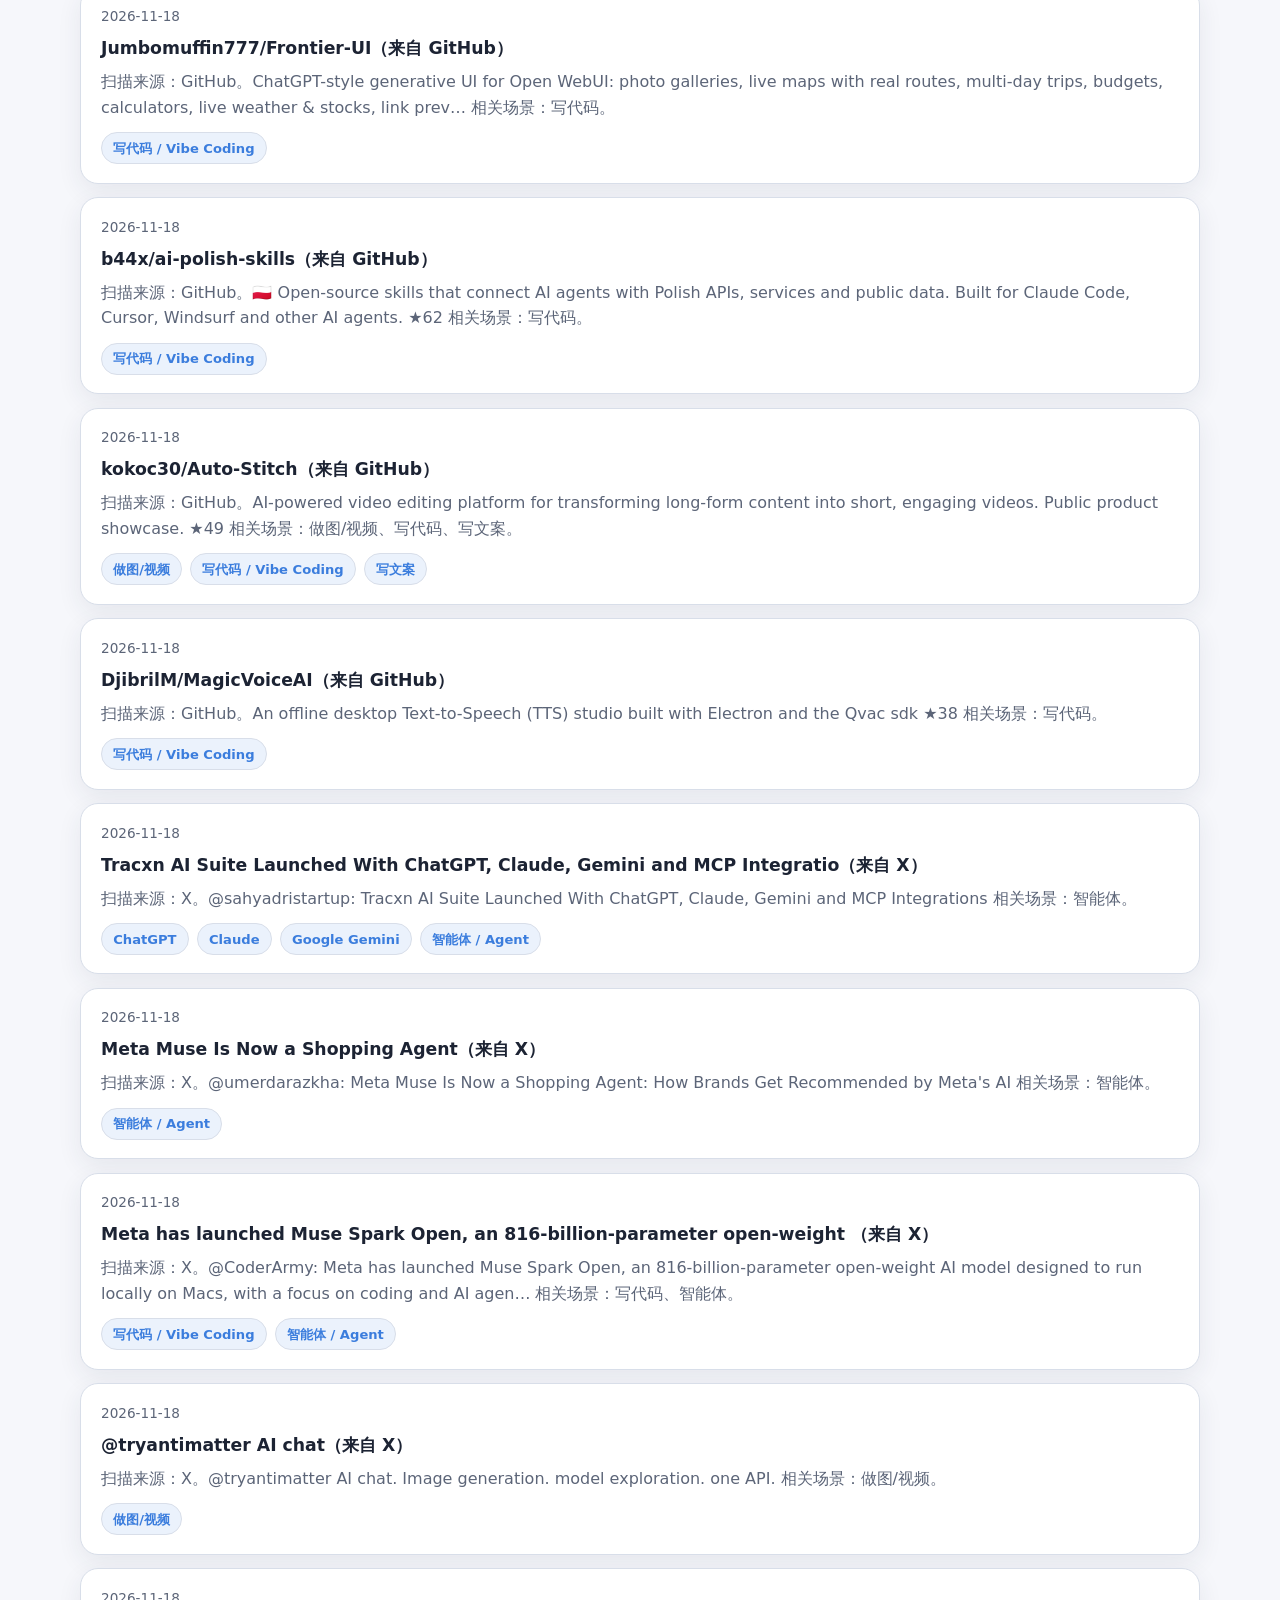
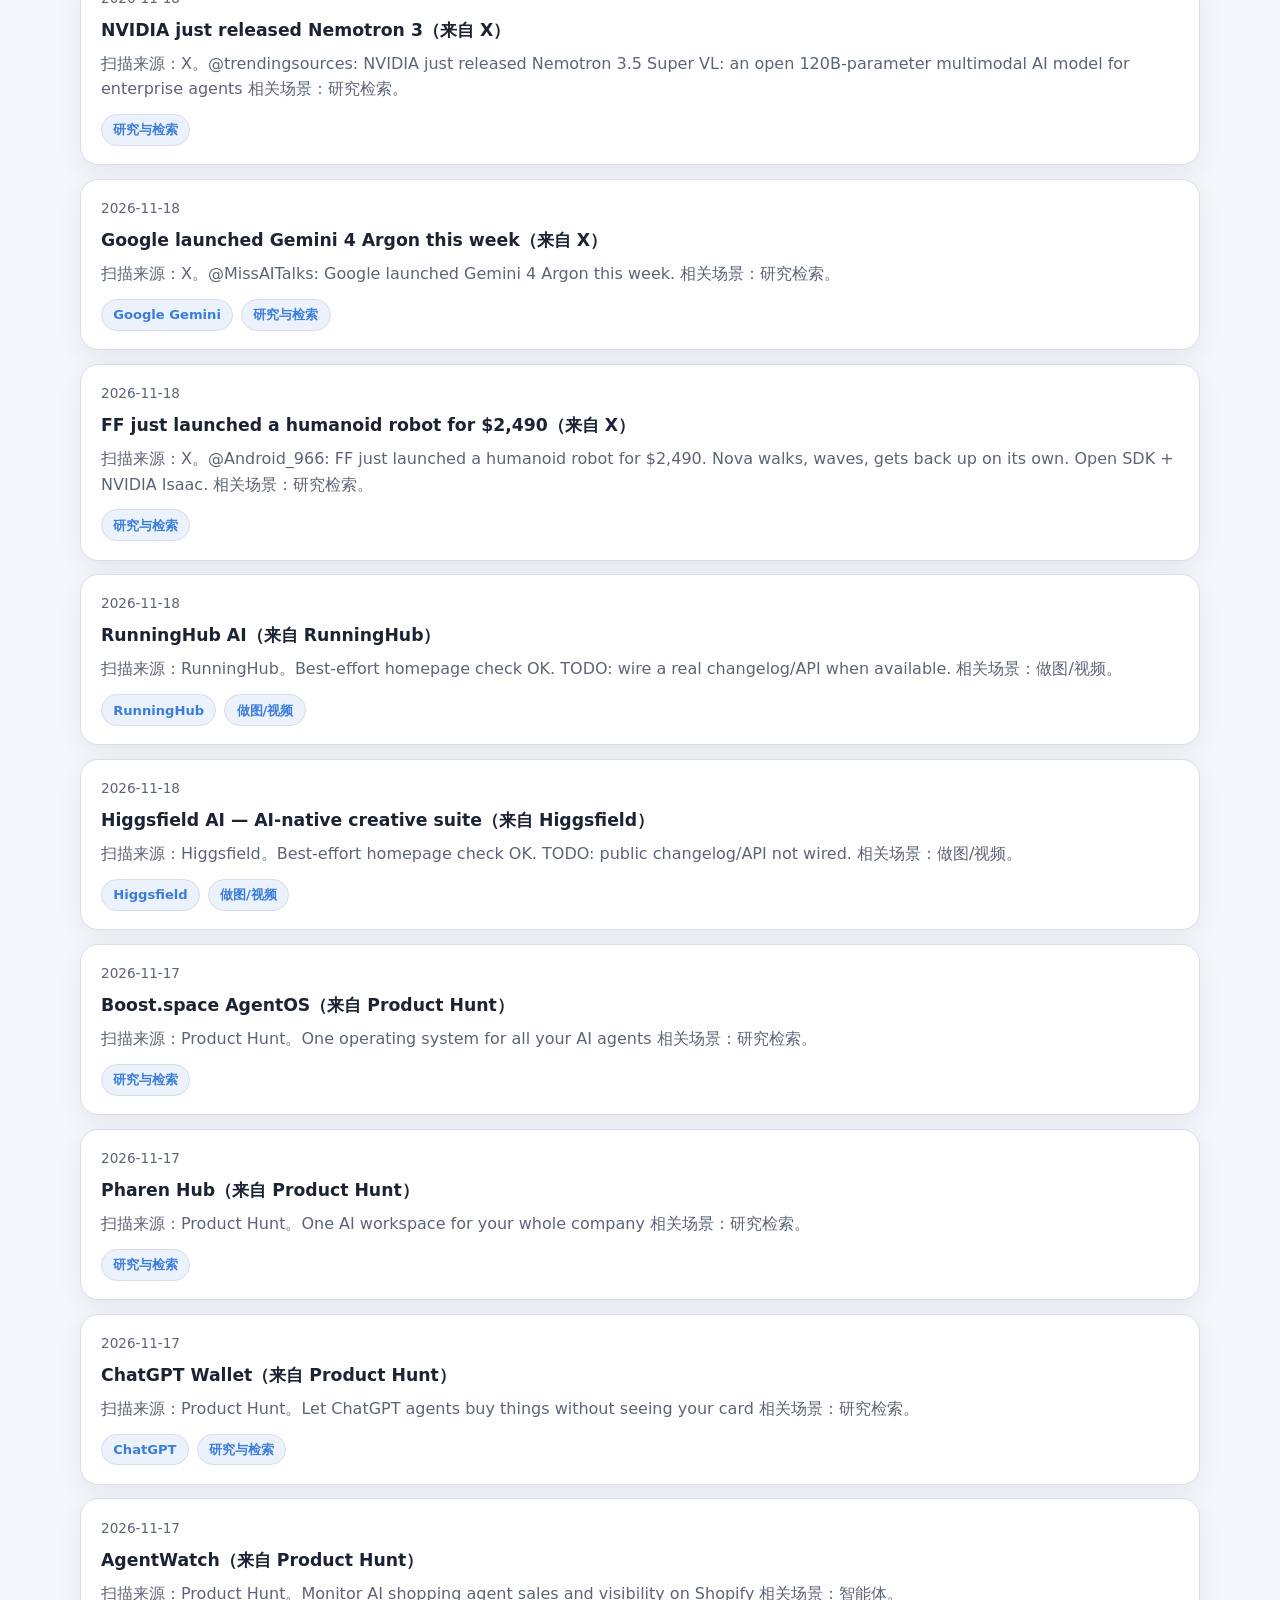
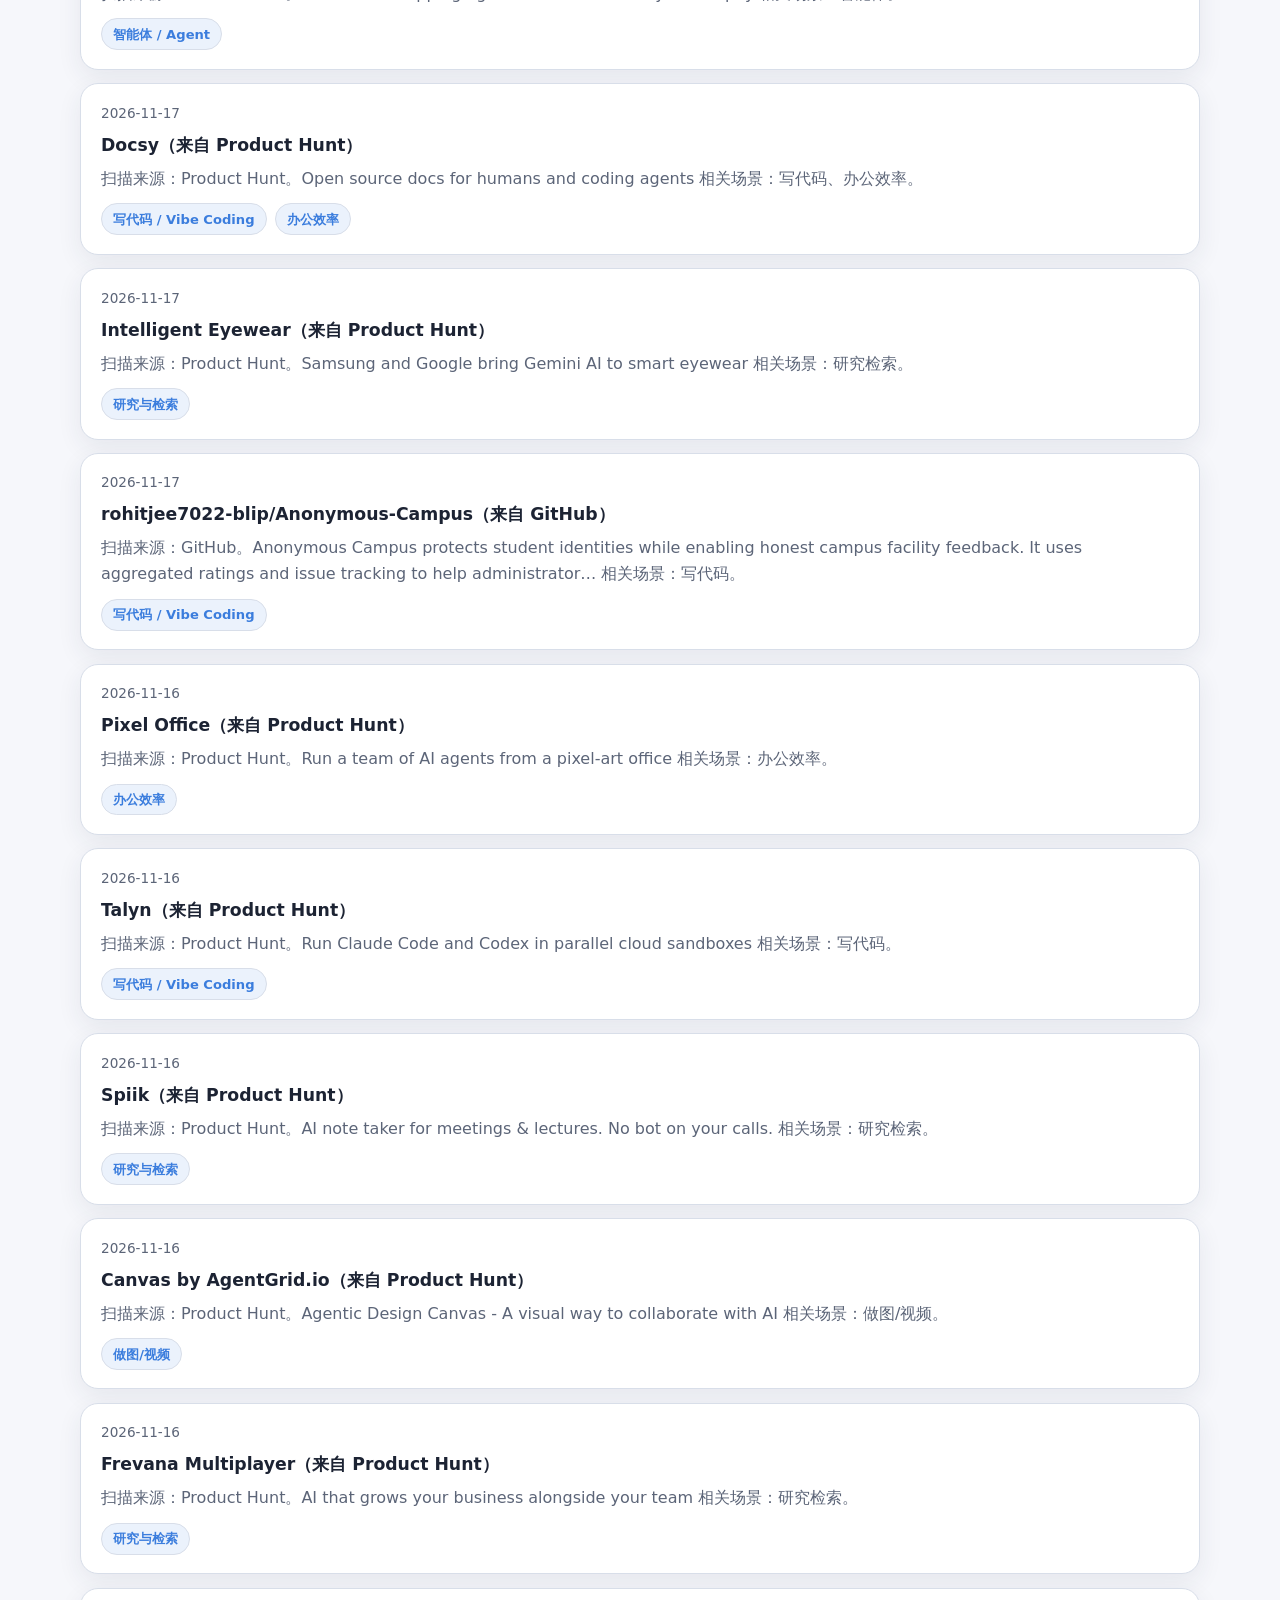
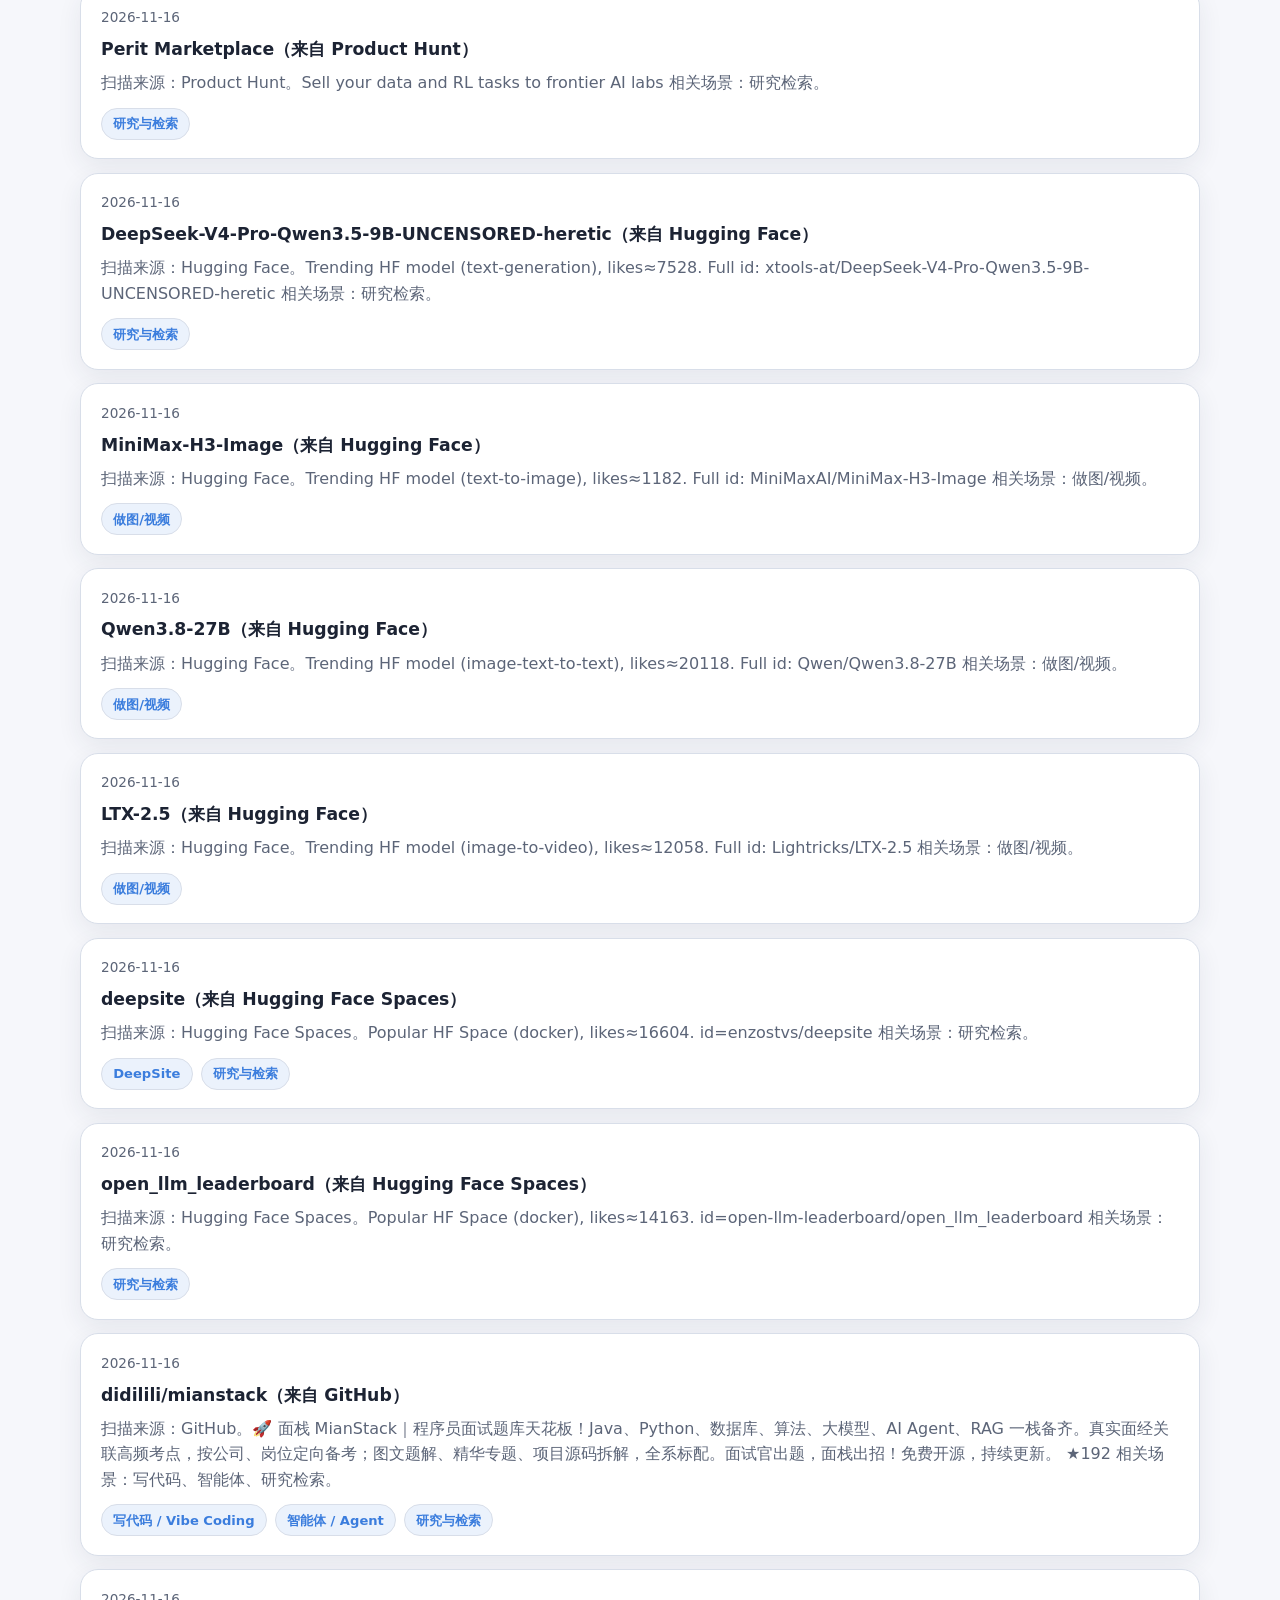
<file: daily.html>
<!DOCTYPE html>
<html lang="zh-CN">
<head>
  <meta charset="UTF-8" />
  <meta name="viewport" content="width=device-width, initial-scale=1" />
  <title>今天新发现 · AI 工具地图 | Daily finds</title>
  <meta name="description" content="今天新发现：AI 工具与产品短摘要，每日更新。 | Short daily AI tool outlines." />
  <meta property="og:title" content="今天新发现 · AI 工具地图 | Daily finds" />
  <meta property="og:description" content="今天新发现：AI 工具与产品短摘要，每日更新。" />
  <meta property="og:type" content="website" />
  <meta name="robots" content="index,follow" />
  <meta property="og:locale" content="zh_CN" />
  <meta name="twitter:card" content="summary" />
  <link rel="canonical" href="https://goofugoofu.github.io/daily.html" />
  <script src="js/theme-boot.js"></script>
  <link rel="stylesheet" href="css/styles.css" />
</head>
<body>
  <div id="app"></div>
  <script src="js/i18n.js"></script>
  <script src="js/app.js"></script>
  <script>
    bootPage({
      active: "daily",
      metaKey: "meta_desc_daily",
      render: async (ui) => {
        const main = document.getElementById("main");
        const [daily, tools, scenarios] = await Promise.all([
          fetchJSON("data/daily.json"),
          fetchJSON("data/tools.json"),
          fetchJSON("data/scenarios.json"),
        ]);
        const toolMap = {};
        tools.forEach((t) => { toolMap[t.id] = t; });
        const scenarioMap = scenarioMapFrom(scenarios);

        const items = daily.map((d) => {
          const related = (d.related_tool_ids || [])
            .map((id) => toolMap[id])
            .filter(Boolean)
            .map((t) => `<a class="pill-link" href="tool.html?id=${encodeURIComponent(t.id)}">${escapeHTML(tField(t, "name"))}</a>`)
            .join("");
          const tags = (d.tags || [])
            .map((sid) => {
              const s = scenarioMap[sid];
              return s
                ? `<a class="pill-link" href="scenario.html?id=${encodeURIComponent(sid)}">${escapeHTML(tField(s, "name"))}</a>`
                : "";
            })
            .join("");
          return `
            <article class="feed-item">
              <div class="date">${escapeHTML(d.date)}</div>
              <h3>${escapeHTML(tField(d, "title"))}</h3>
              <p>${escapeHTML(tField(d, "summary"))}</p>
              <div class="feed-links">${related}${tags}</div>
            </article>
          `;
        }).join("");

        main.innerHTML = `
          <section class="hero">
            <h1 data-i18n="daily_title">${ui.daily_title}</h1>
            <p data-i18n="daily_sub">${ui.daily_sub}</p>
            <div class="quick-links">
              <a class="quick-link" href="index.html"><span class="emoji">🏠</span><span data-i18n="nav_home">${ui.nav_home}</span></a>
              <a class="quick-link" href="weekly.html"><span class="emoji">✨</span><span data-i18n="quick_weekly">${ui.quick_weekly}</span></a>
            </div>
          </section>
          <p class="help-hint" data-i18n="daily_hint">${ui.daily_hint}</p>
          <section class="section">
            <div class="feed">${items || emptyState(ui, "daily", { ctaHref: "index.html", ctaLabel: ui.empty_cta_home })}</div>
          </section>
        `;
        applyStaticUI(ui);
      },
    });
  </script>
</body>
</html>
</file>
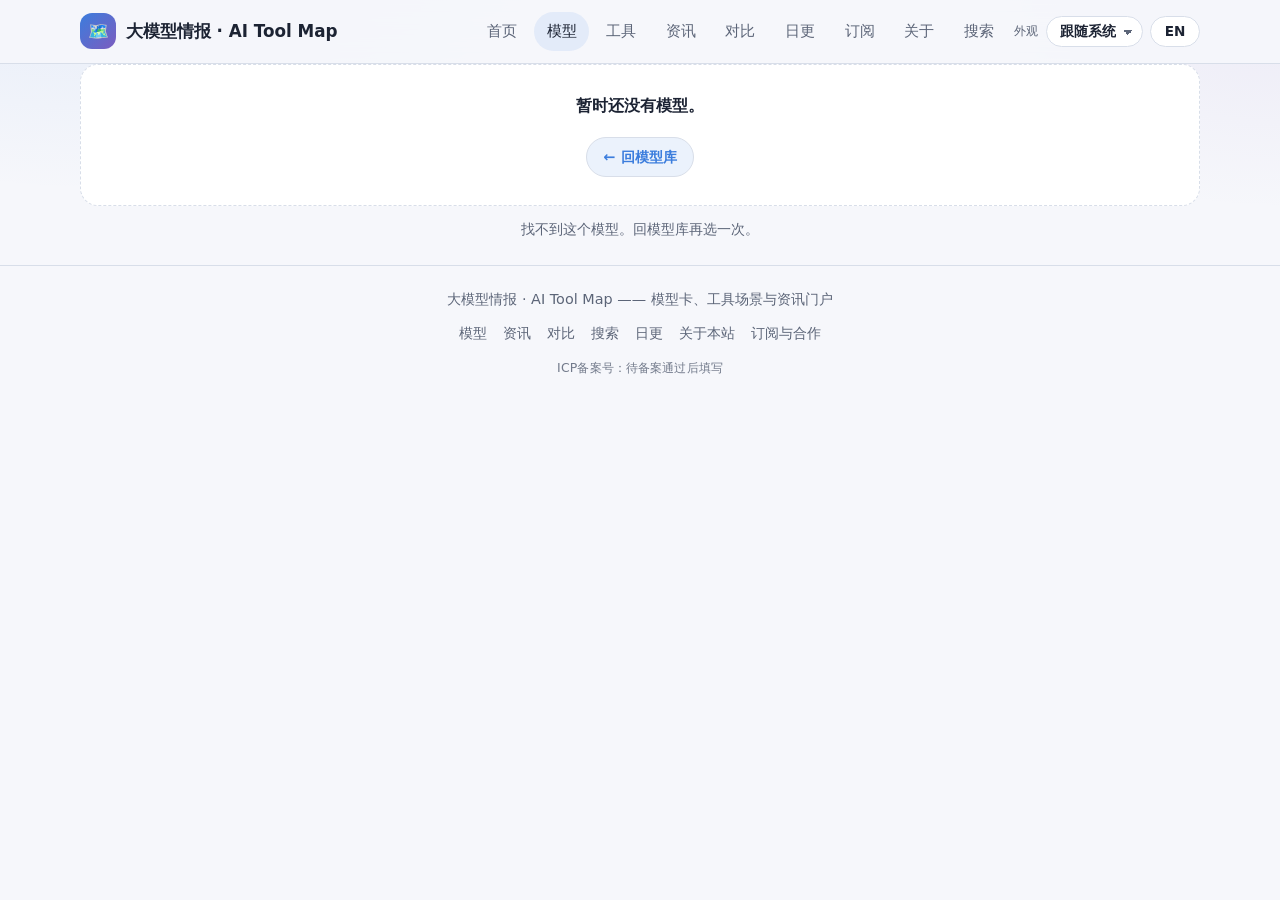
<file: model.html>
<!DOCTYPE html>
<html lang="zh-CN">
<head>
  <meta charset="UTF-8" />
  <meta name="viewport" content="width=device-width, initial-scale=1" />
  <title>模型详情 · 大模型情报 | Model</title>
  <meta name="description" content="查看该大模型的模态、上下文、许可与官网入口。" />
  <meta property="og:type" content="website" />
  <meta name="robots" content="index,follow" />
  <link rel="canonical" href="https://goofugoofu.github.io/model.html" />
  <script src="js/theme-boot.js"></script>
  <link rel="stylesheet" href="css/styles.css" />
</head>
<body>
  <div id="app"></div>
  <script src="js/i18n.js"></script>
  <script src="js/app.js"></script>
  <script>
    bootPage({
      active: "models",
      render: async (ui) => {
        const main = document.getElementById("main");
        const id = qs("id");
        const models = await fetchJSON("data/models.json");
        const model = models.find((m) => m.id === id);
        if (!model) {
          main.innerHTML = emptyState(ui, "models", { ctaHref: "models.html", ctaLabel: ui.back_models })
            + `<p class="muted small" style="text-align:center;margin-top:0.75rem">${escapeHTML(ui.model_not_found)}</p>`;
          applyStaticUI(ui);
          return;
        }
        const name = tField(model, "name");
        setPageMeta({
          title: `${name} · ${ui.site_name}`,
          description: tField(model, "card") || ui.meta_desc_model,
        });
        injectJsonLd("ld-model", modelJsonLd(model));
        const badges = [
          `<span class="badge">${escapeHTML(tField(model, "vendor"))}</span>`,
          `<span class="badge">${escapeHTML(licenseLabel(model.license, ui))}</span>`,
          `<span class="badge">${escapeHTML(model.status === "ga" ? ui.status_ga : ui.status_preview)}</span>`,
        ];
        if (model.featured) badges.push(`<span class="badge new">${escapeHTML(ui.featured_badge)}</span>`);
        const mods = (model.modalities || []).map((m) => `<span class="badge">${escapeHTML(modalityLabel(m, ui))}</span>`).join("");
        const strengths = (getLang() === "zh" ? model.strengths_zh : model.strengths_en) || model.strengths_en || [];
        const strengthList = strengths.map((s) => `<li>${escapeHTML(s)}</li>`).join("");

        main.innerHTML = `
          <section class="detail-hero">
            <a class="back-link" href="models.html" data-i18n="back_models">${ui.back_models}</a>
            <div class="meta-row">${badges.join("")}</div>
            <h1>${escapeHTML(name)}</h1>
            <p class="muted">${escapeHTML(tField(model, "card"))}</p>
            <div class="actions">
              <a class="btn btn-primary" href="${escapeHTML(model.official_url)}" target="_blank" rel="noopener noreferrer" data-i18n="official_link">${ui.official_link}</a>
            </div>
          </section>
          <section class="section detail-grid">
            <div class="panel">
              <h2 data-i18n="vendor">${ui.vendor}</h2>
              <p>${escapeHTML(tField(model, "vendor"))} · ${escapeHTML(model.family || "")}</p>
              <h2 style="margin-top:1.25rem" data-i18n="context_window">${ui.context_window}</h2>
              <p>${escapeHTML(formatContext(model.context_window))} ${escapeHTML(ui.tokens_label)}</p>
              <h2 style="margin-top:1.25rem">${ui.filter_modality}</h2>
              <div class="meta-row">${mods}</div>
              <h2 style="margin-top:1.25rem" data-i18n="strengths">${ui.strengths}</h2>
              <ul class="strength-list">${strengthList}</ul>
            </div>
            <div class="panel">
              <h2 data-i18n="params_note">${ui.params_note}</h2>
              <p>${escapeHTML(tField(model, "params_note"))}</p>
              <h2 style="margin-top:1.25rem" data-i18n="pricing_note">${ui.pricing_note}</h2>
              <p>${escapeHTML(tField(model, "pricing_note"))}</p>
              <h2 style="margin-top:1.25rem" data-i18n="filter_license">${ui.filter_license}</h2>
              <p>${escapeHTML(model.license)} · ${escapeHTML(licenseLabel(model.license, ui))}</p>
              <h2 style="margin-top:1.25rem" data-i18n="updated">${ui.updated}</h2>
              <p class="small muted">${escapeHTML(model.updated_at || "")}</p>
            </div>
          </section>
        `;
        applyStaticUI(ui);
      },
    });
  </script>
</body>
</html>
</file>
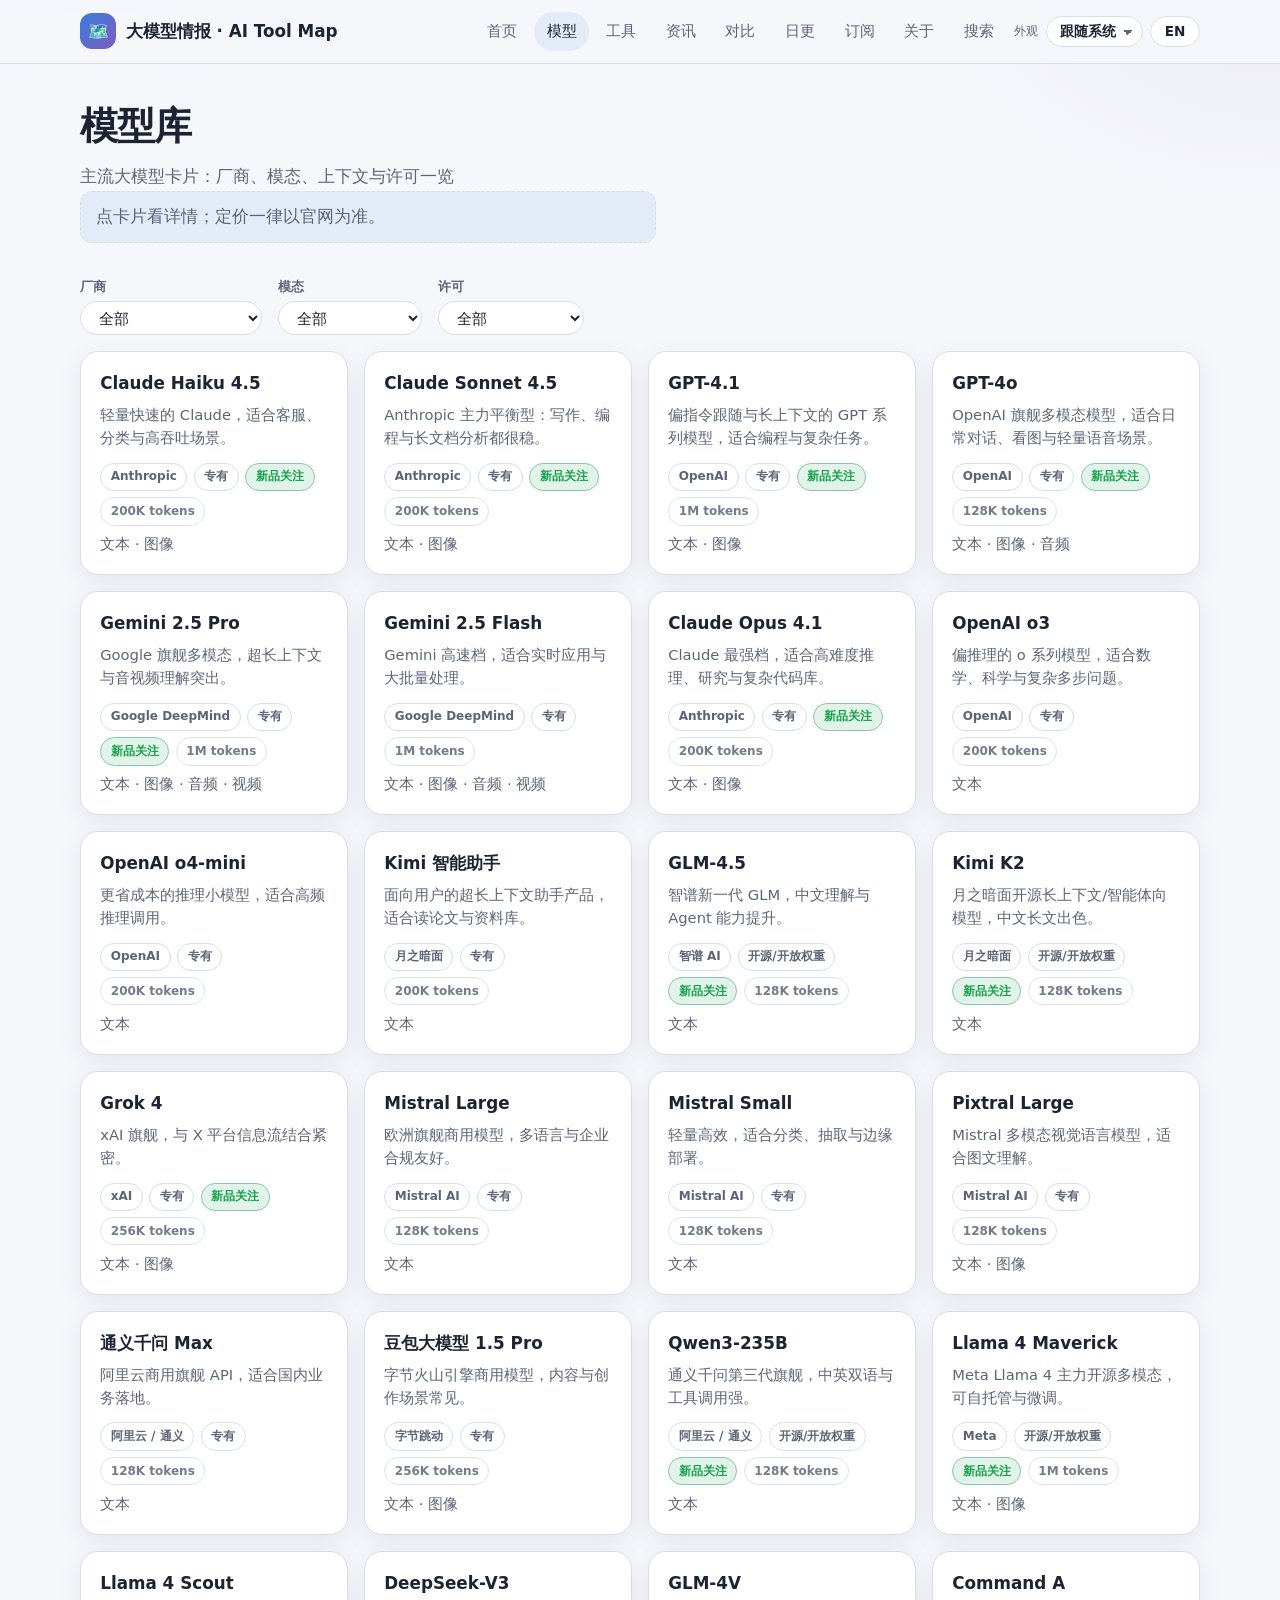
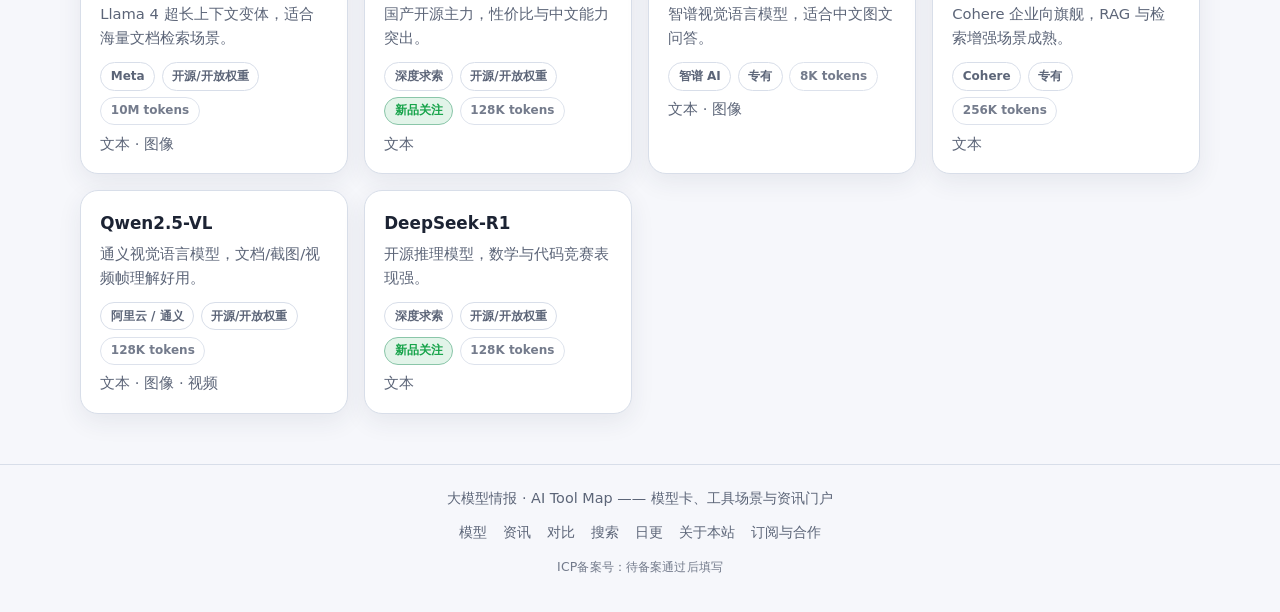
<file: models.html>
<!DOCTYPE html>
<html lang="zh-CN">
<head>
  <meta charset="UTF-8" />
  <meta name="viewport" content="width=device-width, initial-scale=1" />
  <title>模型库 · 大模型情报 | Models</title>
  <meta name="description" content="大模型模型库：OpenAI、Anthropic、Gemini、DeepSeek、Qwen、Kimi 等卡片。" />
  <meta property="og:title" content="模型库 · 大模型情报" />
  <meta property="og:description" content="主流大模型卡片一览" />
  <meta property="og:type" content="website" />
  <meta name="robots" content="index,follow" />
  <link rel="canonical" href="https://goofugoofu.github.io/models.html" />
  <script src="js/theme-boot.js"></script>
  <link rel="stylesheet" href="css/styles.css" />
</head>
<body>
  <div id="app"></div>
  <script src="js/i18n.js"></script>
  <script src="js/app.js"></script>
  <script>
    bootPage({
      active: "models",
      metaKey: "meta_desc_models",
      render: async (ui) => {
        const main = document.getElementById("main");
        const models = await fetchJSON("data/models.json");
        const vendors = [...new Set(models.map((m) => m.vendor_id))].sort();
        const modalities = [...new Set(models.flatMap((m) => m.modalities || []))].sort();

        const renderList = () => {
          const vendor = document.getElementById("f-vendor")?.value || "";
          const modality = document.getElementById("f-modality")?.value || "";
          const license = document.getElementById("f-license")?.value || "";
          let list = models.slice();
          if (vendor) list = list.filter((m) => m.vendor_id === vendor);
          if (modality) list = list.filter((m) => (m.modalities || []).includes(modality));
          if (license === "open") list = list.filter((m) => isOpenLicense(m.license));
          if (license === "proprietary") list = list.filter((m) => !isOpenLicense(m.license));
          list.sort((a, b) => String(b.updated_at).localeCompare(String(a.updated_at)));
          const grid = document.getElementById("models-grid");
          if (grid) {
            grid.innerHTML = list.length
              ? list.map((m) => modelCardHTML(m, ui)).join("")
              : emptyState(ui, "models");
          }
        };

        const vendorOpts = vendors.map((v) => {
          const sample = models.find((m) => m.vendor_id === v);
          const label = tField(sample, "vendor") || v;
          return `<option value="${escapeHTML(v)}">${escapeHTML(label)}</option>`;
        }).join("");
        const modOpts = modalities.map((m) =>
          `<option value="${escapeHTML(m)}">${escapeHTML(modalityLabel(m, ui))}</option>`
        ).join("");

        main.innerHTML = `
          <section class="hero">
            <h1 data-i18n="models_title">${ui.models_title}</h1>
            <p data-i18n="models_sub">${ui.models_sub}</p>
            <p class="help-hint" data-i18n="models_hint">${ui.models_hint}</p>
          </section>
          <section class="section">
            <div class="filters" role="search">
              <label>${ui.filter_vendor}
                <select id="f-vendor" class="filter-select">
                  <option value="">${ui.filter_all}</option>
                  ${vendorOpts}
                </select>
              </label>
              <label>${ui.filter_modality}
                <select id="f-modality" class="filter-select">
                  <option value="">${ui.filter_all}</option>
                  ${modOpts}
                </select>
              </label>
              <label>${ui.filter_license}
                <select id="f-license" class="filter-select">
                  <option value="">${ui.filter_all}</option>
                  <option value="open">${ui.license_open}</option>
                  <option value="proprietary">${ui.license_proprietary}</option>
                </select>
              </label>
            </div>
            <div class="grid" id="models-grid"></div>
          </section>
        `;
        applyStaticUI(ui);
        ["f-vendor", "f-modality", "f-license"].forEach((id) => {
          document.getElementById(id).addEventListener("change", renderList);
        });
        renderList();
      },
    });
  </script>
</body>
</html>
</file>
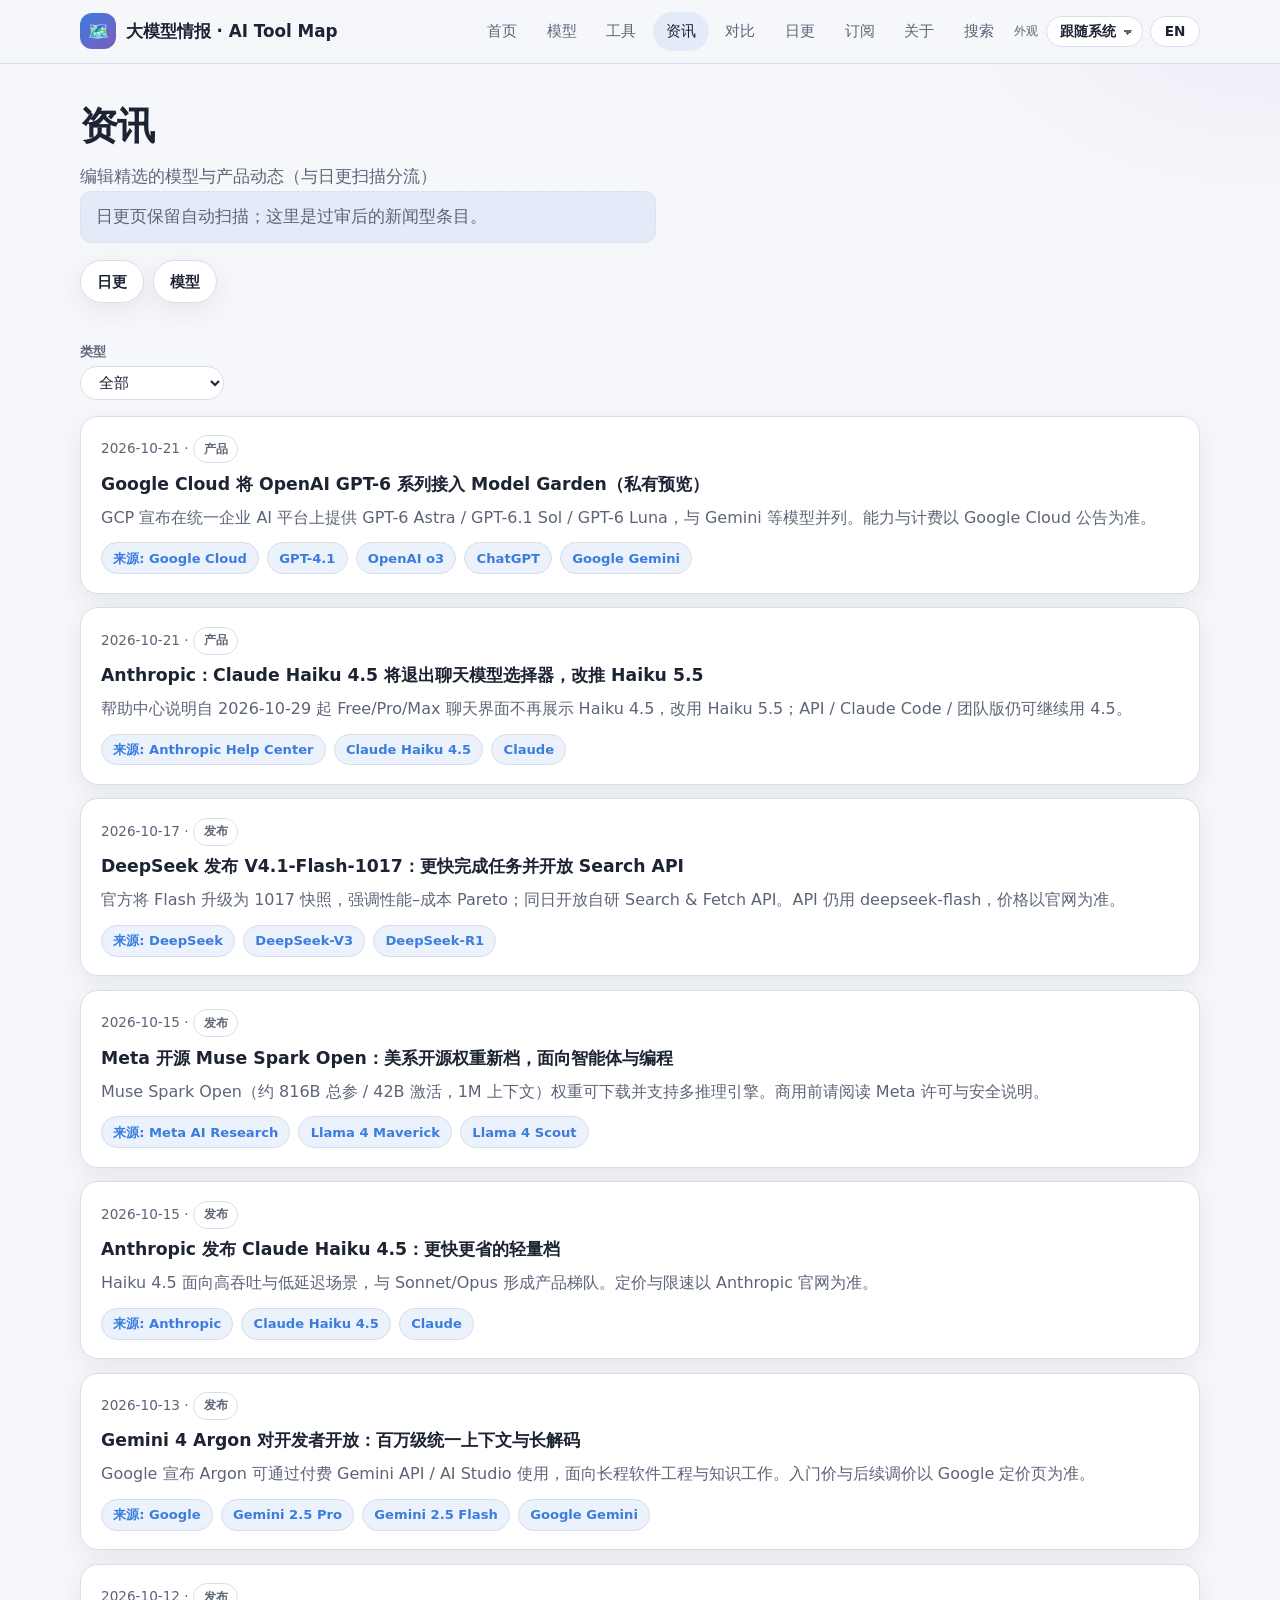
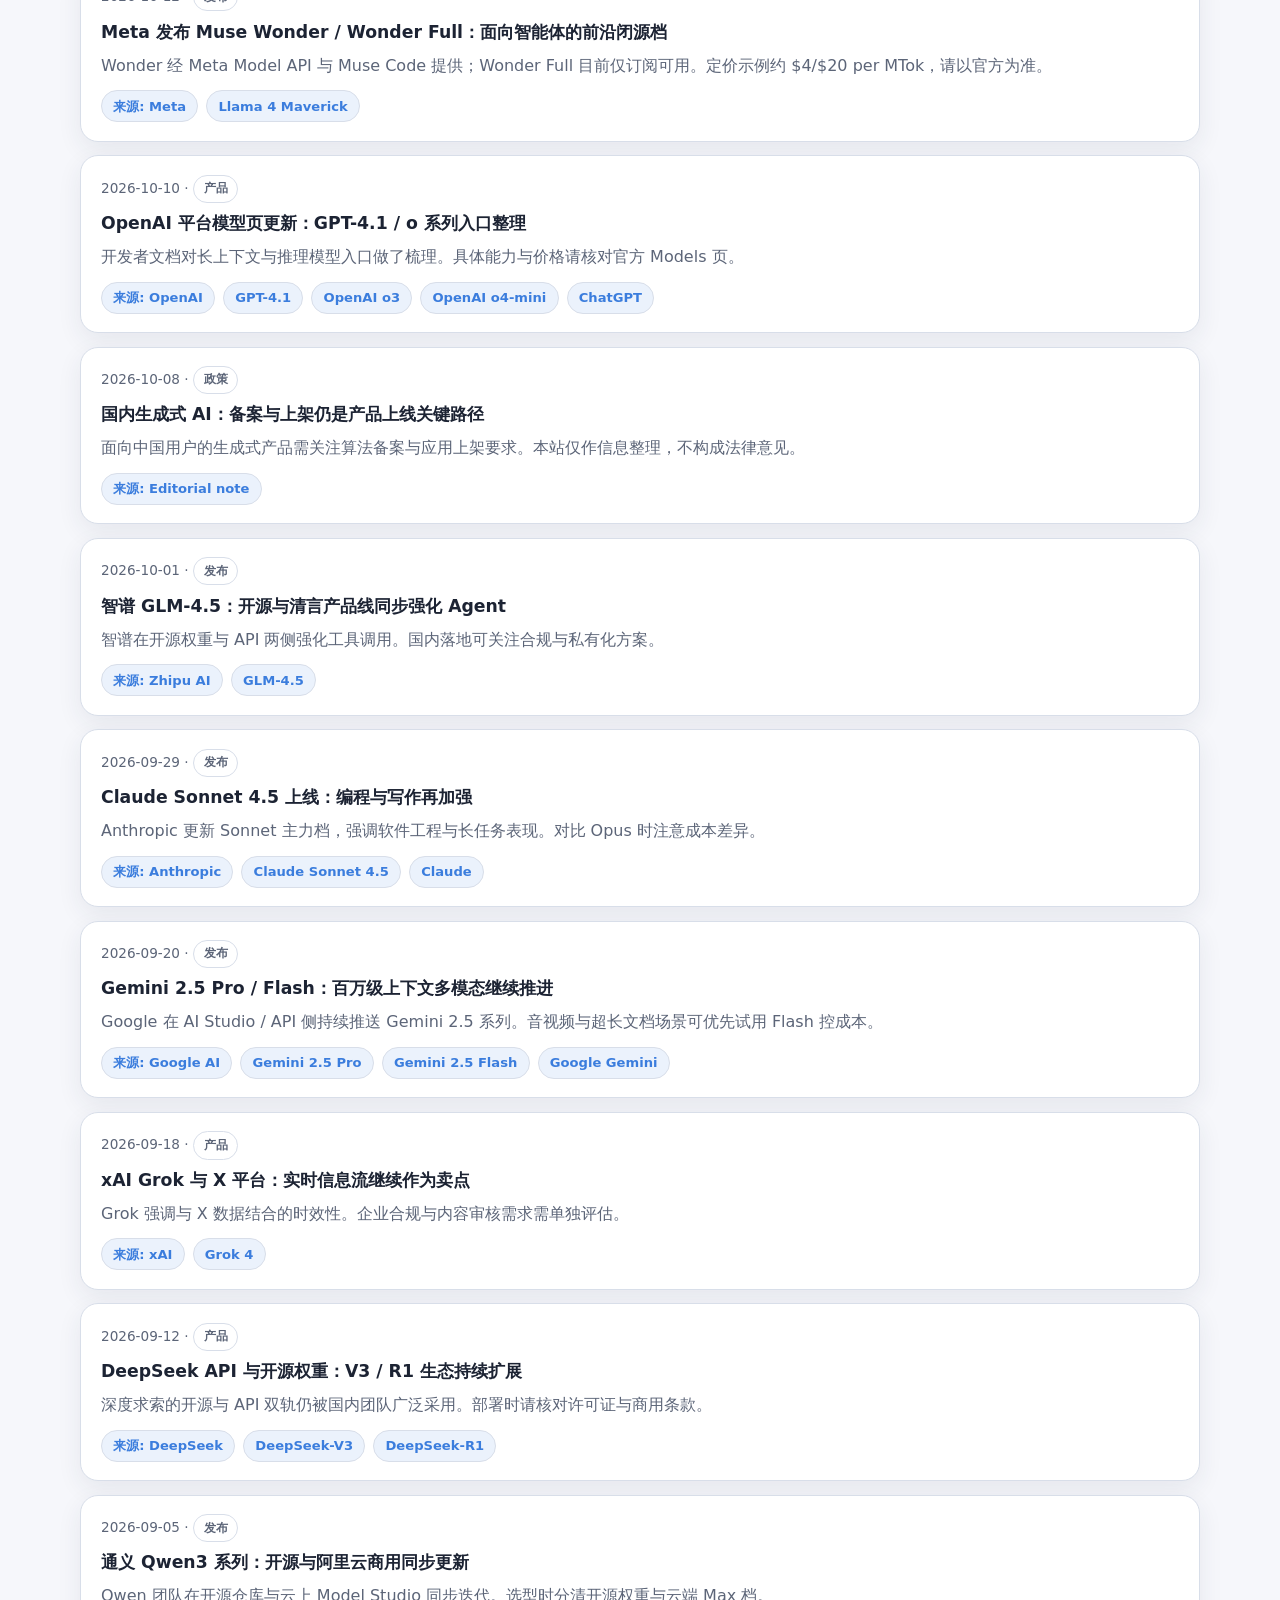
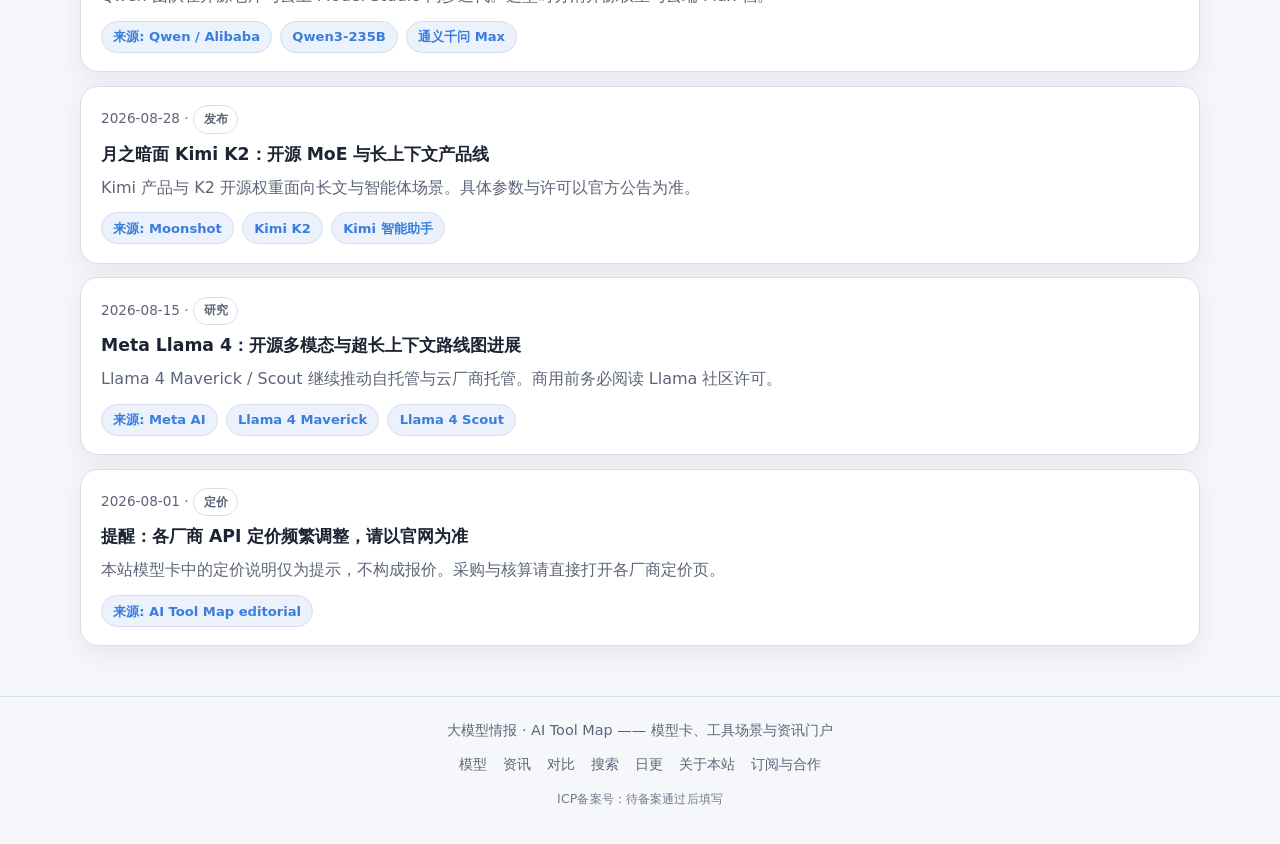
<file: news.html>
<!DOCTYPE html>
<html lang="zh-CN">
<head>
  <meta charset="UTF-8" />
  <meta name="viewport" content="width=device-width, initial-scale=1" />
  <title>资讯 · 大模型情报 | News</title>
  <meta name="description" content="大模型与 AI 产品资讯归档：发布、定价、政策与研究动态。" />
  <meta property="og:title" content="资讯 · 大模型情报" />
  <meta property="og:type" content="website" />
  <meta name="robots" content="index,follow" />
  <link rel="canonical" href="https://goofugoofu.github.io/news.html" />
  <script src="js/theme-boot.js"></script>
  <link rel="stylesheet" href="css/styles.css" />
</head>
<body>
  <div id="app"></div>
  <script src="js/i18n.js"></script>
  <script src="js/app.js"></script>
  <script>
    bootPage({
      active: "news",
      metaKey: "meta_desc_news",
      render: async (ui) => {
        const main = document.getElementById("main");
        const [news, models, tools] = await Promise.all([
          fetchJSON("data/news.json"),
          fetchJSON("data/models.json"),
          fetchJSON("data/tools.json"),
        ]);
        const modelMap = {};
        models.forEach((m) => { modelMap[m.id] = m; });
        const toolMap = {};
        tools.forEach((t) => { toolMap[t.id] = t; });
        const types = ["", "release", "pricing", "policy", "research", "product"];

        const render = () => {
          const type = document.getElementById("f-type")?.value || "";
          let list = news.filter((n) => n.status === "published");
          if (type) list = list.filter((n) => n.type === type);
          list.sort((a, b) => String(b.date).localeCompare(String(a.date)));
          const feed = document.getElementById("news-feed");
          if (!feed) return;
          feed.innerHTML = list.length ? list.map((n) => {
            const relatedModels = (n.related_model_ids || [])
              .map((id) => modelMap[id])
              .filter(Boolean)
              .map((m) => `<a class="pill-link" href="model.html?id=${encodeURIComponent(m.id)}">${escapeHTML(tField(m, "name"))}</a>`)
              .join("");
            const relatedTools = (n.related_tool_ids || [])
              .map((id) => toolMap[id])
              .filter(Boolean)
              .map((t) => `<a class="pill-link" href="tool.html?id=${encodeURIComponent(t.id)}">${escapeHTML(tField(t, "name"))}</a>`)
              .join("");
            return `
              <article class="feed-item" id="${escapeHTML(n.id)}">
                <div class="date">${escapeHTML(n.date)} · <span class="badge">${escapeHTML(newsTypeLabel(n.type, ui))}</span></div>
                <h3>${escapeHTML(tField(n, "title"))}</h3>
                <p>${escapeHTML(tField(n, "summary"))}</p>
                <div class="feed-links">
                  ${n.source_url ? `<a class="pill-link" href="${escapeHTML(n.source_url)}" target="_blank" rel="noopener noreferrer">${escapeHTML(ui.source_label)}: ${escapeHTML(n.source || "")}</a>` : ""}
                  ${relatedModels}${relatedTools}
                </div>
              </article>
            `;
          }).join("") : emptyState(ui, "news", { ctaHref: "models.html", ctaLabel: ui.empty_cta_models });
        };

        const typeOpts = types.map((t) => {
          if (!t) return `<option value="">${ui.filter_all}</option>`;
          return `<option value="${t}">${escapeHTML(newsTypeLabel(t, ui))}</option>`;
        }).join("");

        main.innerHTML = `
          <section class="hero">
            <h1 data-i18n="news_title">${ui.news_title}</h1>
            <p data-i18n="news_sub">${ui.news_sub}</p>
            <p class="help-hint" data-i18n="news_hint">${ui.news_hint}</p>
            <div class="quick-links">
              <a class="quick-link" href="daily.html" data-i18n="nav_daily">${ui.nav_daily}</a>
              <a class="quick-link" href="models.html" data-i18n="nav_models">${ui.nav_models}</a>
            </div>
          </section>
          <section class="section">
            <div class="filters">
              <label>${ui.filter_type}
                <select id="f-type" class="filter-select">${typeOpts}</select>
              </label>
            </div>
            <div class="feed" id="news-feed"></div>
          </section>
        `;
        applyStaticUI(ui);
        document.getElementById("f-type").addEventListener("change", render);
        render();
        if (location.hash) {
          const el = document.getElementById(location.hash.slice(1));
          if (el) el.scrollIntoView({ behavior: "smooth", block: "start" });
        }
      },
    });
  </script>
</body>
</html>
</file>
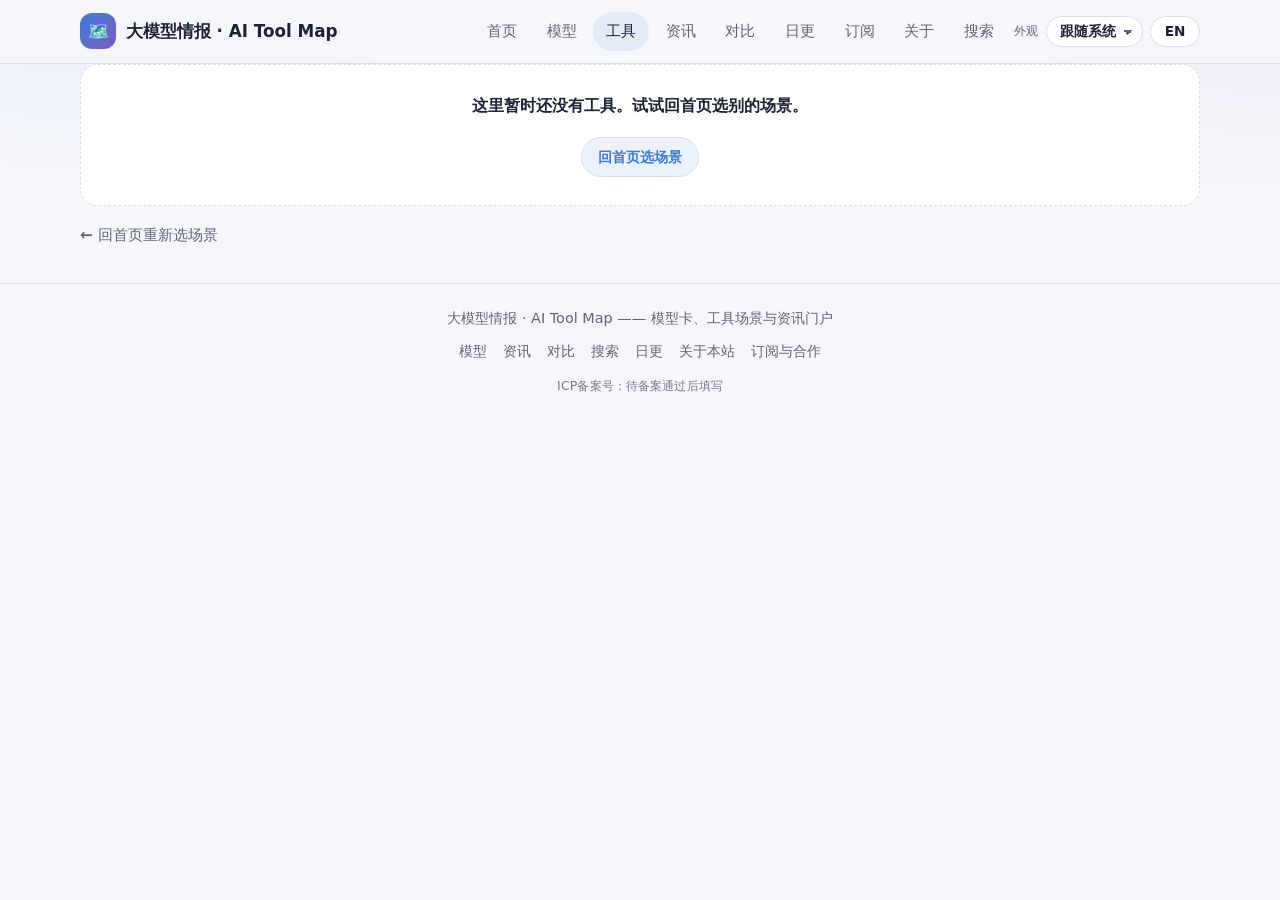
<file: scenario.html>
<!DOCTYPE html>
<html lang="zh-CN">
<head>
  <meta charset="UTF-8" />
  <meta name="viewport" content="width=device-width, initial-scale=1" />
  <title>场景 · AI 工具地图 | Scenarios</title>
  <meta name="description" content="按场景浏览推荐的 AI 工具。 | Browse recommended AI tools by scenario." />
  <meta property="og:title" content="场景 · AI 工具地图 | Scenarios" />
  <meta property="og:description" content="按场景浏览推荐的 AI 工具。" />
  <meta property="og:type" content="website" />
  <meta name="robots" content="index,follow" />
  <meta property="og:locale" content="zh_CN" />
  <meta name="twitter:card" content="summary" />
  <link rel="canonical" href="https://goofugoofu.github.io/scenario.html" />
  <script src="js/theme-boot.js"></script>
  <link rel="stylesheet" href="css/styles.css" />
</head>
<body>
  <div id="app"></div>
  <script src="js/i18n.js"></script>
  <script src="js/app.js"></script>
  <script>
    bootPage({
      active: "tools",
      render: async (ui) => {
        const main = document.getElementById("main");
        const id = qs("id");
        const [scenarios, tools] = await Promise.all([
          fetchJSON("data/scenarios.json"),
          fetchJSON("data/tools.json"),
        ]);
        const scenario = scenarios.find((s) => s.id === id);
        if (!scenario) {
          main.innerHTML = `${emptyState(ui)}<p><a class="back-link" href="index.html">${ui.back_home}</a></p>`;
          applyStaticUI(ui);
          return;
        }
        const list = tools.filter((t) => t.scenarios.includes(id));
        document.title = `${tField(scenario, "name")} · AI Tool Map`;
        setPageMeta({
          title: `${tField(scenario, "name")} · ${ui.site_name}`,
          description: tField(scenario, "desc") || ui.meta_desc_scenario,
        });
        injectJsonLd("ld-scenario", {
          "@context": "https://schema.org",
          "@type": "ItemList",
          name: tField(scenario, "name"),
          description: tField(scenario, "desc"),
          numberOfItems: list.length,
          itemListElement: list.slice(0, 30).map((t, n) => ({
            "@type": "ListItem",
            position: n + 1,
            name: tField(t, "name"),
            url: new URL(`tool.html?id=${encodeURIComponent(t.id)}`, location.href).href,
          })),
        });
        main.innerHTML = `
          <section class="detail-hero">
            <a class="back-link" href="index.html" data-i18n="back_home">${ui.back_home}</a>
            <div class="card-icon" style="font-size:2.2rem">${scenario.icon}</div>
            <h1>${escapeHTML(tField(scenario, "name"))}</h1>
            <p class="muted">${escapeHTML(tField(scenario, "desc"))}</p>
          </section>
          <section class="section">
            <div class="section-head">
              <h2 data-i18n="scenario_tools">${ui.scenario_tools}</h2>
              <span class="badge">${list.length} ${ui.tools_count}</span>
            </div>
            <p class="help-hint" data-i18n="scenario_hint">${ui.scenario_hint}</p>
            <div class="grid">
              ${list.length ? list.map((t) => toolCardHTML(t, ui)).join("") : emptyState(ui)}
            </div>
          </section>
        `;
        applyStaticUI(ui);
      },
    });
  </script>
</body>
</html>
</file>
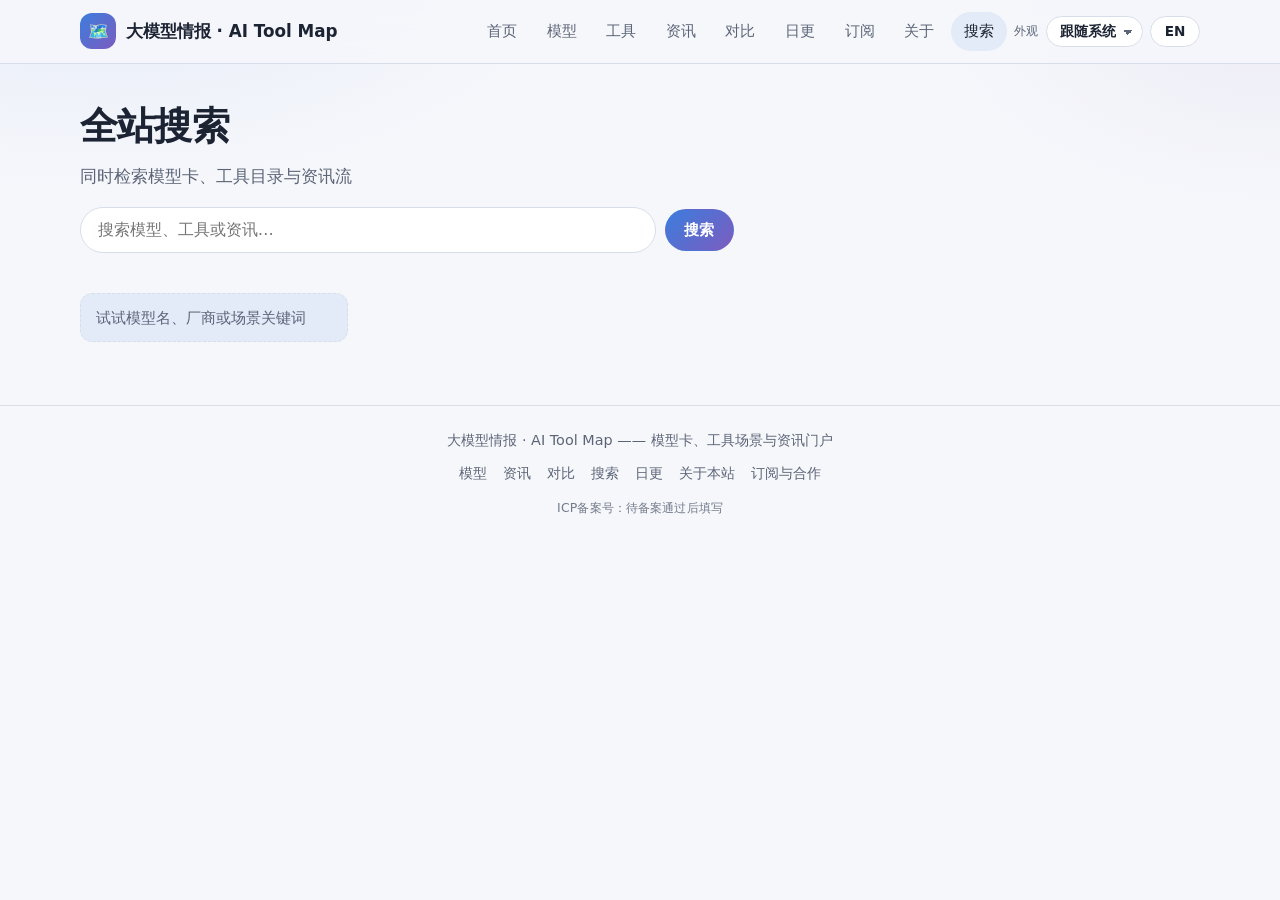
<file: search.html>
<!DOCTYPE html>
<html lang="zh-CN">
<head>
  <meta charset="UTF-8" />
  <meta name="viewport" content="width=device-width, initial-scale=1" />
  <title>搜索 · 大模型情报 | Search</title>
  <meta name="description" content="全站搜索模型、工具与资讯。" />
  <meta property="og:title" content="搜索 · 大模型情报" />
  <meta property="og:type" content="website" />
  <meta name="robots" content="index,follow" />
  <link rel="canonical" href="https://goofugoofu.github.io/search.html" />
  <script src="js/theme-boot.js"></script>
  <link rel="stylesheet" href="css/styles.css" />
</head>
<body>
  <div id="app"></div>
  <script src="js/i18n.js"></script>
  <script src="js/app.js"></script>
  <script>
    bootPage({
      active: "search",
      metaKey: "meta_desc_search",
      render: async (ui) => {
        const main = document.getElementById("main");
        const [models, tools, news, daily] = await Promise.all([
          fetchJSON("data/models.json"),
          fetchJSON("data/tools.json"),
          fetchJSON("data/news.json"),
          fetchJSON("data/daily.json"),
        ]);
        const initial = qs("q") || "";

        const run = () => {
          const q = document.getElementById("search-q")?.value || "";
          const results = searchCorpus(q, { models, tools, news, daily });
          const box = document.getElementById("search-results");
          if (!box) return;
          if (!String(q).trim()) {
            box.innerHTML = `<p class="help-hint" data-i18n="search_hint">${ui.search_hint}</p>`;
            applyStaticUI(ui);
            return;
          }
          if (!results.length) {
            box.innerHTML = emptyState(ui, "search", { ctaHref: "index.html", ctaLabel: ui.empty_cta_home });
            return;
          }
          box.innerHTML = results.slice(0, 40).map((r) => `
            <a class="card search-result" href="${escapeHTML(r.href)}">
              <div class="meta-row"><span class="badge">${escapeHTML(typeBadge(r.type, ui))}</span>${r.date ? `<span class="badge muted-badge">${escapeHTML(r.date)}</span>` : ""}</div>
              <h3>${escapeHTML(tField(r, "title"))}</h3>
              <p class="one-liner">${escapeHTML(tField(r, "summary"))}</p>
            </a>
          `).join("");
        };

        main.innerHTML = `
          <section class="hero">
            <h1 data-i18n="search_title">${ui.search_title}</h1>
            <p data-i18n="search_sub">${ui.search_sub}</p>
            <form class="hero-search" id="search-form" role="search">
              <label class="sr-only" for="search-q">${ui.search_title}</label>
              <input type="search" id="search-q" class="search-box search-box-lg" value="${escapeHTML(initial)}"
                data-i18n-placeholder="search_placeholder" placeholder="${escapeHTML(ui.search_placeholder)}" />
              <button type="submit" class="btn btn-primary" data-i18n="search_btn">${ui.search_btn}</button>
            </form>
          </section>
          <section class="section">
            <div class="grid" id="search-results"></div>
          </section>
        `;
        applyStaticUI(ui);
        const form = document.getElementById("search-form");
        const input = document.getElementById("search-q");
        form.addEventListener("submit", (e) => {
          e.preventDefault();
          const q = input.value.trim();
          const url = new URL(location.href);
          if (q) url.searchParams.set("q", q);
          else url.searchParams.delete("q");
          history.replaceState(null, "", url);
          run();
        });
        input.addEventListener("input", () => {
          clearTimeout(input._t);
          input._t = setTimeout(run, 180);
        });
        run();
      },
    });
  </script>
</body>
</html>
</file>
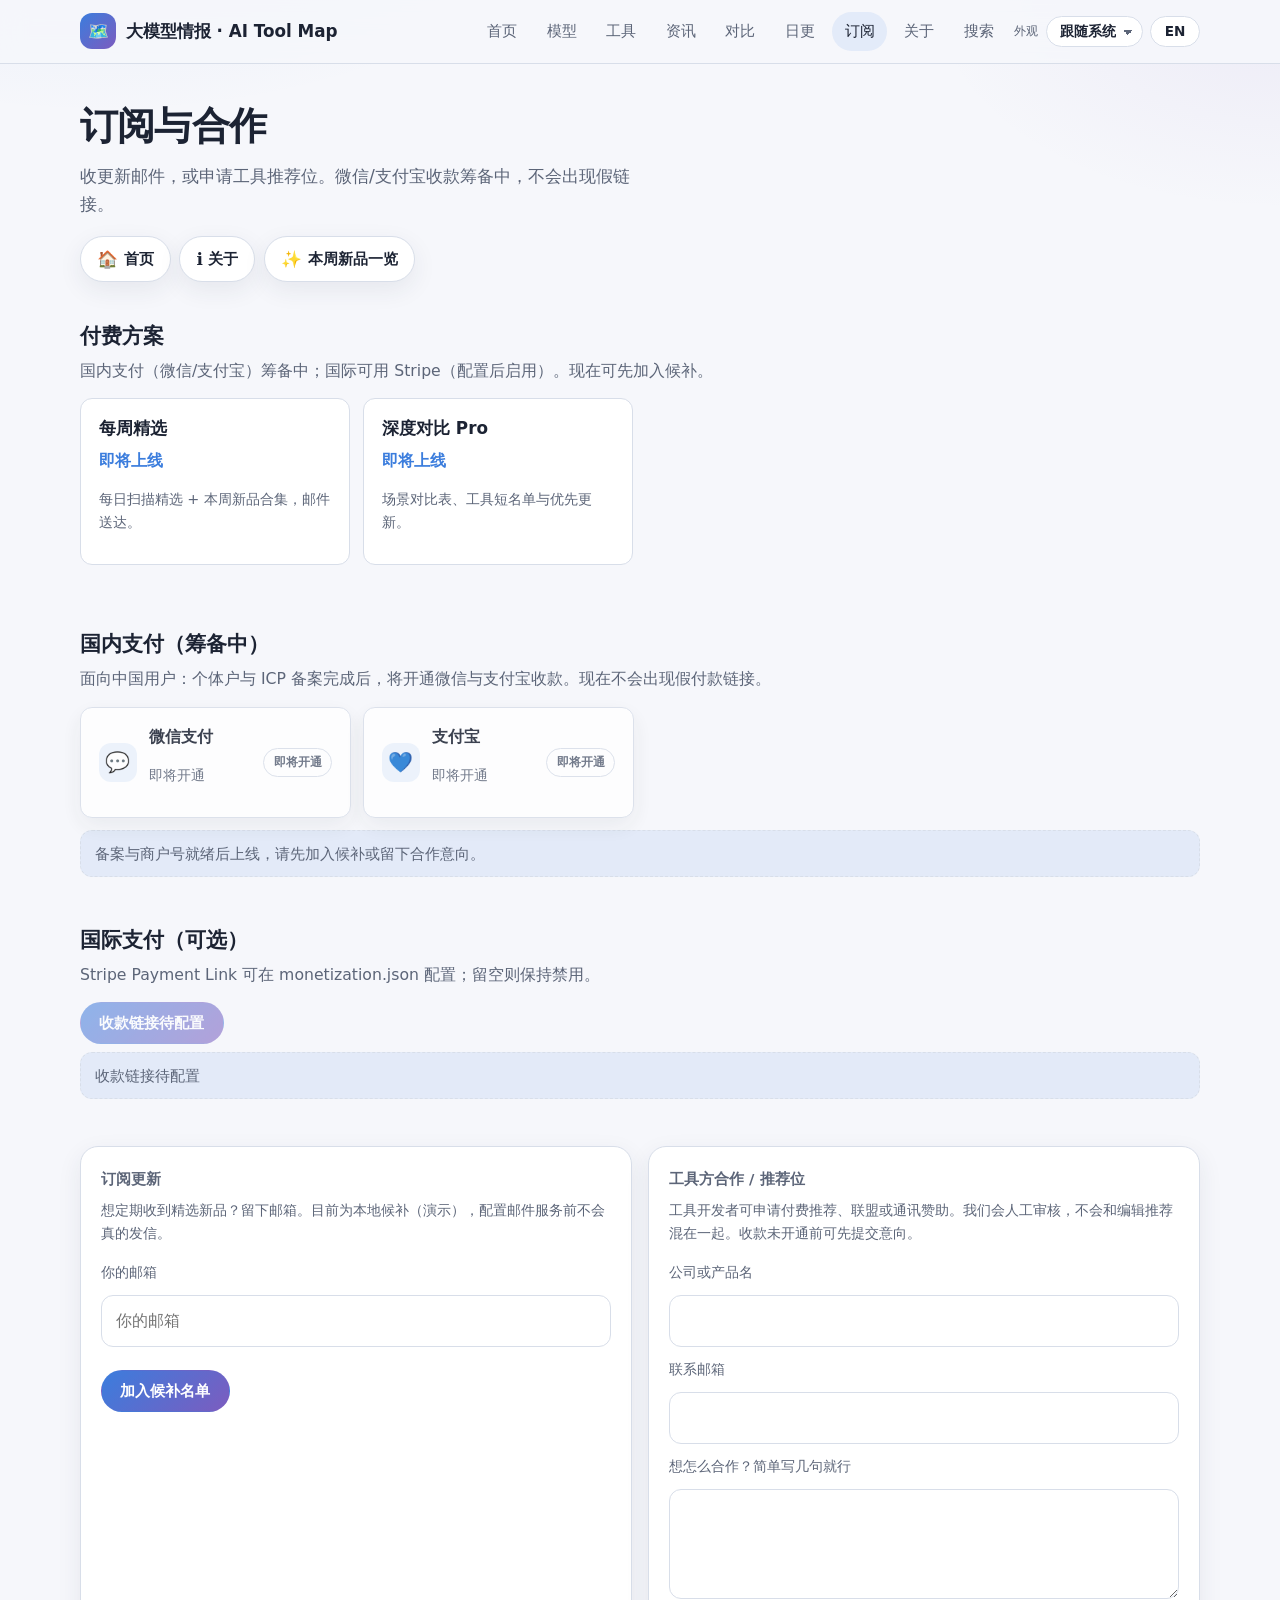
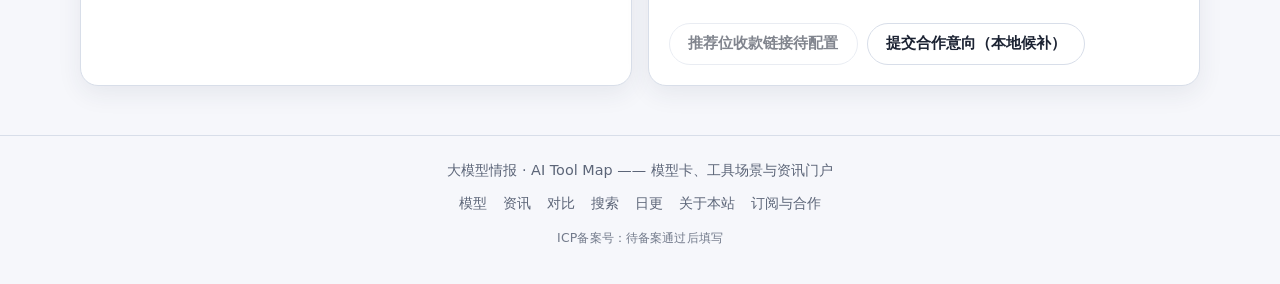
<file: subscribe.html>
<!DOCTYPE html>
<html lang="zh-CN">
<head>
  <meta charset="UTF-8" />
  <meta name="viewport" content="width=device-width, initial-scale=1" />
  <title>订阅与合作 · AI 工具地图 | Subscribe & business</title>
  <meta name="description" content="订阅 AI 工具地图更新，或申请工具推荐位。微信/支付宝筹备中。 | Waitlist and sponsored listing inquiries." />
  <meta property="og:title" content="订阅与合作 · AI 工具地图 | Subscribe & business" />
  <meta property="og:description" content="订阅 AI 工具地图更新，或申请工具推荐位。微信/支付宝筹备中。" />
  <meta property="og:type" content="website" />
  <meta name="robots" content="index,follow" />
  <meta property="og:locale" content="zh_CN" />
  <meta name="twitter:card" content="summary" />
  <link rel="canonical" href="https://goofugoofu.github.io/subscribe.html" />
  <script src="js/theme-boot.js"></script>
  <link rel="stylesheet" href="css/styles.css" />
</head>
<body>
  <div id="app"></div>
  <script src="js/i18n.js"></script>
  <script src="js/app.js"></script>
  <script>
    const WAITLIST_KEY = "ai-tool-map-waitlist";

    function loadMonetization() {
      return fetchJSON("data/monetization.json").catch(() => ({
        stripe_payment_link: "",
        stripe_sponsored_link: "",
        waitlist_mailto: "",
        contact_email: "",
        wechat_pay_enabled: false,
        alipay_enabled: false,
        plans: [],
      }));
    }

    function saveWaitlist(entry) {
      let list = [];
      try { list = JSON.parse(localStorage.getItem(WAITLIST_KEY) || "[]"); } catch (_) {}
      if (!Array.isArray(list)) list = [];
      list.push({ ...entry, at: new Date().toISOString() });
      localStorage.setItem(WAITLIST_KEY, JSON.stringify(list.slice(-200)));
    }

    function comingLabel(ui) {
      return getLang() === "zh" ? (ui.pay_coming_zh || ui.pay_coming) : (ui.pay_coming_en || ui.pay_coming);
    }

    bootPage({
      active: "subscribe",
      metaKey: "meta_desc_subscribe",
      render: async (ui) => {
        const main = document.getElementById("main");
        const mon = await loadMonetization();
        const payLink = (mon.stripe_payment_link || "").trim();
        const sponsoredLink = (mon.stripe_sponsored_link || "").trim();
        const mailto = (mon.waitlist_mailto || mon.contact_email || "").trim();
        const plans = Array.isArray(mon.plans) ? mon.plans : [];
        const coming = comingLabel(ui);
        const wechatOn = !!mon.wechat_pay_enabled;
        const alipayOn = !!mon.alipay_enabled;

        const plansHTML = plans.map((p) => {
          const name = tField(p, "name") || p.id;
          const price = tField(p, "price_label") || coming;
          const desc = tField(p, "desc") || "";
          return `
            <div class="plan-card">
              <h3>${escapeHTML(name)}</h3>
              <p class="plan-price">${escapeHTML(price)}</p>
              <p class="muted small">${escapeHTML(desc)}</p>
            </div>
          `;
        }).join("");

        const payBtn = payLink
          ? `<a class="btn btn-primary" id="pay-cta" href="${escapeHTML(payLink)}" target="_blank" rel="noopener noreferrer" data-i18n="pay_cta">${ui.pay_cta}</a>`
          : `<button type="button" class="btn btn-primary" id="pay-cta" disabled title="${escapeHTML(coming)}">${escapeHTML(coming)}</button>`;

        const sponsoredBtn = sponsoredLink
          ? `<a class="btn btn-primary" id="sponsored-cta" href="${escapeHTML(sponsoredLink)}" target="_blank" rel="noopener noreferrer" data-i18n="sponsored_cta">${ui.sponsored_cta}</a>`
          : `<button type="button" class="btn btn-ghost" id="sponsored-cta" disabled>${escapeHTML(ui.sponsored_coming || coming)}</button>`;

        const mailtoSub = mailto
          ? `<a class="btn btn-ghost" href="mailto:${escapeHTML(mailto)}?subject=${encodeURIComponent("AI Tool Map waitlist")}">${ui.waitlist_mailto_btn}</a>`
          : "";
        const mailtoBiz = mailto
          ? `<a class="btn btn-ghost" href="mailto:${escapeHTML(mailto)}?subject=${encodeURIComponent("AI Tool Map sponsored listing")}">${ui.waitlist_mailto_btn}</a>`
          : "";

        const wechatCard = `
          <div class="pay-method ${wechatOn ? "" : "is-soon"}">
            <div class="pay-method-icon" aria-hidden="true">💬</div>
            <div>
              <h3 data-i18n="pay_wechat">${ui.pay_wechat}</h3>
              <p class="muted small">${wechatOn ? "" : escapeHTML(ui.pay_china_coming)}</p>
            </div>
            <span class="badge">${escapeHTML(wechatOn ? ui.pay_cta : ui.pay_china_coming)}</span>
          </div>`;
        const alipayCard = `
          <div class="pay-method ${alipayOn ? "" : "is-soon"}">
            <div class="pay-method-icon" aria-hidden="true">💙</div>
            <div>
              <h3 data-i18n="pay_alipay">${ui.pay_alipay}</h3>
              <p class="muted small">${alipayOn ? "" : escapeHTML(ui.pay_china_coming)}</p>
            </div>
            <span class="badge">${escapeHTML(alipayOn ? ui.pay_cta : ui.pay_china_coming)}</span>
          </div>`;

        main.innerHTML = `
          <section class="hero">
            <h1 data-i18n="subscribe_title">${ui.subscribe_title}</h1>
            <p data-i18n="subscribe_sub">${ui.subscribe_sub}</p>
            <div class="quick-links">
              <a class="quick-link" href="index.html"><span class="emoji">🏠</span><span data-i18n="nav_home">${ui.nav_home}</span></a>
              <a class="quick-link" href="about.html"><span class="emoji">ℹ️</span><span data-i18n="nav_about">${ui.nav_about}</span></a>
              <a class="quick-link" href="weekly.html"><span class="emoji">✨</span><span data-i18n="quick_weekly">${ui.quick_weekly}</span></a>
            </div>
          </section>

          <section class="section">
            <div class="section-head">
              <div>
                <h2 data-i18n="plans_heading">${ui.plans_heading}</h2>
                <p data-i18n="plans_sub">${ui.plans_sub}</p>
              </div>
            </div>
            <div class="plans-grid">${plansHTML || `<div class="empty">${escapeHTML(coming)}</div>`}</div>
          </section>

          <section class="section">
            <div class="section-head">
              <div>
                <h2 data-i18n="china_pay_heading">${ui.china_pay_heading}</h2>
                <p data-i18n="china_pay_sub">${ui.china_pay_sub}</p>
              </div>
            </div>
            <div class="pay-methods">${wechatCard}${alipayCard}</div>
            <p class="notice-banner" data-i18n="pay_china_note">${ui.pay_china_note}</p>
          </section>

          <section class="section">
            <div class="section-head">
              <div>
                <h2 data-i18n="pay_intl_heading">${ui.pay_intl_heading}</h2>
                <p data-i18n="pay_intl_sub">${ui.pay_intl_sub}</p>
              </div>
            </div>
            <div class="cta-row">${payBtn}</div>
            ${payLink ? "" : `<p class="notice-banner">${escapeHTML(coming)}</p>`}
          </section>

          <section class="section split-2">
            <div class="panel">
              <h2 data-i18n="subscribe_heading">${ui.subscribe_heading}</h2>
              <p class="muted small" style="margin-bottom:1rem" data-i18n="subscribe_desc">${ui.subscribe_desc}</p>
              <form class="form" id="sub-form">
                <label for="sub-email" data-i18n="email_placeholder">${ui.email_placeholder}</label>
                <input id="sub-email" type="email" required autocomplete="email" data-i18n-placeholder="email_placeholder" placeholder="${ui.email_placeholder}" />
                <div class="cta-row">
                  <button type="submit" class="btn btn-primary" data-i18n="waitlist_btn">${ui.waitlist_btn}</button>
                  ${mailtoSub}
                </div>
                <p class="form-note" id="sub-note" data-i18n="waitlist_thanks">${ui.waitlist_thanks}</p>
              </form>
            </div>
            <div class="panel">
              <h2 data-i18n="biz_heading">${ui.biz_heading}</h2>
              <p class="muted small" style="margin-bottom:1rem" data-i18n="biz_desc">${ui.biz_desc}</p>
              <form class="form" id="biz-form">
                <label for="biz-name" data-i18n="biz_name">${ui.biz_name}</label>
                <input id="biz-name" type="text" required autocomplete="organization" />
                <label for="biz-email" data-i18n="biz_email">${ui.biz_email}</label>
                <input id="biz-email" type="email" required autocomplete="email" />
                <label for="biz-msg" data-i18n="biz_message">${ui.biz_message}</label>
                <textarea id="biz-msg" required></textarea>
                <div class="cta-row">
                  ${sponsoredBtn}
                  <button type="submit" class="btn btn-ghost" data-i18n="biz_waitlist_btn">${ui.biz_waitlist_btn}</button>
                  ${mailtoBiz}
                </div>
                <p class="form-note" id="biz-note" data-i18n="biz_waitlist_thanks">${ui.biz_waitlist_thanks}</p>
              </form>
            </div>
          </section>
        `;
        applyStaticUI(ui);

        document.getElementById("sub-form").addEventListener("submit", (e) => {
          e.preventDefault();
          const email = document.getElementById("sub-email").value.trim();
          saveWaitlist({ type: "newsletter", email });
          document.getElementById("sub-note").classList.add("show");
        });
        document.getElementById("biz-form").addEventListener("submit", (e) => {
          e.preventDefault();
          saveWaitlist({
            type: "sponsored",
            name: document.getElementById("biz-name").value.trim(),
            email: document.getElementById("biz-email").value.trim(),
            message: document.getElementById("biz-msg").value.trim(),
          });
          document.getElementById("biz-note").classList.add("show");
        });
      },
    });
  </script>
</body>
</html>
</file>
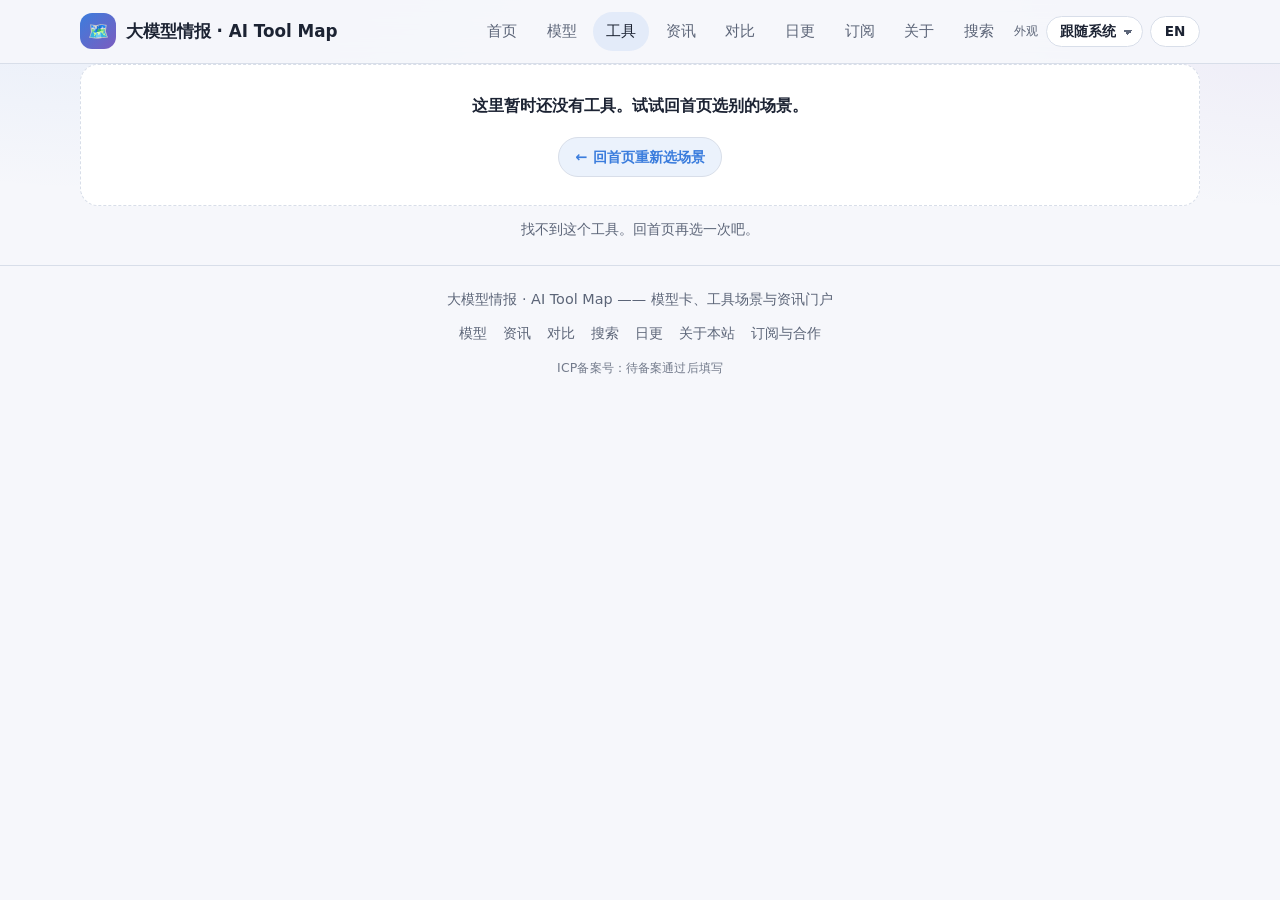
<file: tool.html>
<!DOCTYPE html>
<html lang="zh-CN">
<head>
  <meta charset="UTF-8" />
  <meta name="viewport" content="width=device-width, initial-scale=1" />
  <title>工具详情 · AI 工具地图 | Tool detail</title>
  <meta name="description" content="查看这款 AI 工具的适用场景与注意事项。 | When to use / avoid, pricing and sources." />
  <meta property="og:title" content="工具详情 · AI 工具地图 | Tool detail" />
  <meta property="og:description" content="查看这款 AI 工具的适用场景与注意事项。" />
  <meta property="og:type" content="website" />
  <meta name="robots" content="index,follow" />
  <meta property="og:locale" content="zh_CN" />
  <meta name="twitter:card" content="summary" />
  <link rel="canonical" href="https://goofugoofu.github.io/tool.html" />
  <script src="js/theme-boot.js"></script>
  <link rel="stylesheet" href="css/styles.css" />
</head>
<body>
  <div id="app"></div>
  <script src="js/i18n.js"></script>
  <script src="js/app.js"></script>
  <script>
    bootPage({
      active: "tools",
      render: async (ui) => {
        const main = document.getElementById("main");
        const id = qs("id");
        const [scenarios, tools] = await Promise.all([
          fetchJSON("data/scenarios.json"),
          fetchJSON("data/tools.json"),
        ]);
        const tool = tools.find((t) => t.id === id);
        if (!tool) {
          main.innerHTML = emptyState(ui, "tools", { ctaHref: "index.html", ctaLabel: ui.back_home }) + `<p class="muted small" style="text-align:center;margin-top:0.75rem">${escapeHTML(ui.tool_not_found)}</p>`;
          applyStaticUI(ui);
          return;
        }
        const scenarioMap = scenarioMapFrom(scenarios);
        const name = tField(tool, "name");
        document.title = `${name} · AI Tool Map`;
        setPageMeta({
          title: `${name} · ${ui.site_name}`,
          description: tField(tool, "one_liner") || ui.meta_desc_tool,
        });
        injectJsonLd("ld-tool", toolJsonLd(tool));
        const badges = [
          `<span class="badge pricing">${pricingLabel(tool.pricing, ui)}</span>`,
        ];
        if (tool.is_new_this_week) badges.push(`<span class="badge new">${ui.new_badge}</span>`);
        if (tool.sponsored) badges.push(`<span class="badge sponsored">${ui.sponsored}</span>`);

        const scenarioPills = (tool.scenarios || []).map((sid) => {
          const s = scenarioMap[sid];
          if (!s) return "";
          return `<a class="pill-link" href="scenario.html?id=${encodeURIComponent(sid)}">${escapeHTML(tField(s, "name"))}</a>`;
        }).join("");

        const visit = tool.affiliate_url || tool.url;
        const affiliateNote = tool.affiliate_url
          ? `<a class="btn btn-ghost" href="${escapeHTML(tool.affiliate_url)}" target="_blank" rel="noopener noreferrer">${ui.affiliate_link}</a>`
          : "";

        main.innerHTML = `
          <section class="detail-hero">
            <a class="back-link" href="index.html" data-i18n="back_home">${ui.back_home}</a>
            <div class="meta-row">${badges.join("")}</div>
            <h1>${escapeHTML(name)}</h1>
            <p class="muted">${escapeHTML(tField(tool, "one_liner"))}</p>
            <div class="actions">
              <a class="btn btn-primary" href="${escapeHTML(visit)}" target="_blank" rel="noopener noreferrer">${ui.visit_site}</a>
              ${affiliateNote}
            </div>
          </section>
          <section class="section detail-grid">
            <div class="panel">
              <h2 data-i18n="use_when">${ui.use_when}</h2>
              <p>${escapeHTML(tField(tool, "use_when"))}</p>
              <h2 style="margin-top:1.25rem" data-i18n="avoid_when">${ui.avoid_when}</h2>
              <p>${escapeHTML(tField(tool, "avoid_when"))}</p>
            </div>
            <div class="panel">
              <h2 data-i18n="related_scenarios">${ui.related_scenarios}</h2>
              <div class="meta-row">${scenarioPills}</div>
              <h2 style="margin-top:1.25rem" data-i18n="sources">${ui.sources}</h2>
              <p class="small muted">${escapeHTML((tool.sources || []).join(" · "))}</p>
              <h2 style="margin-top:1.25rem" data-i18n="updated">${ui.updated}</h2>
              <p class="small muted">${escapeHTML(tool.launched_or_updated_at || "")}</p>
            </div>
          </section>
        `;
        applyStaticUI(ui);
      },
    });
  </script>
</body>
</html>
</file>
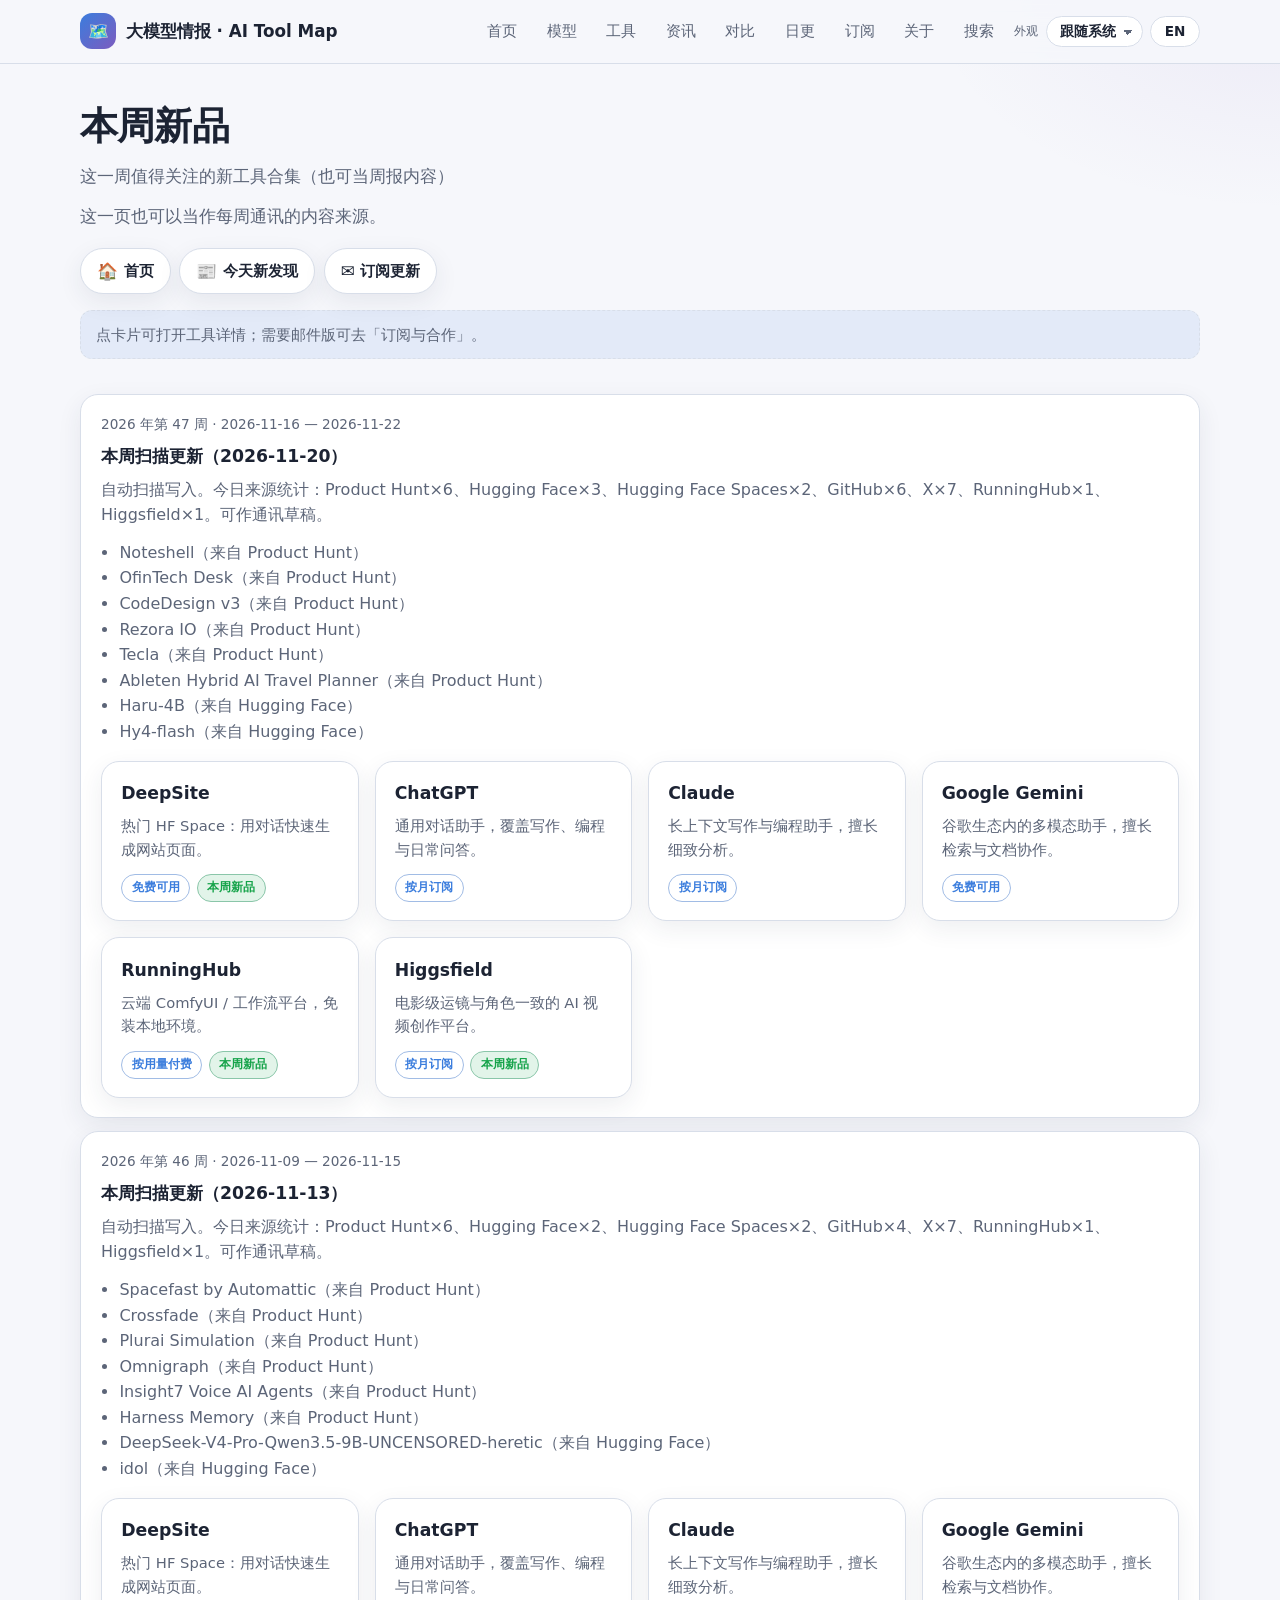
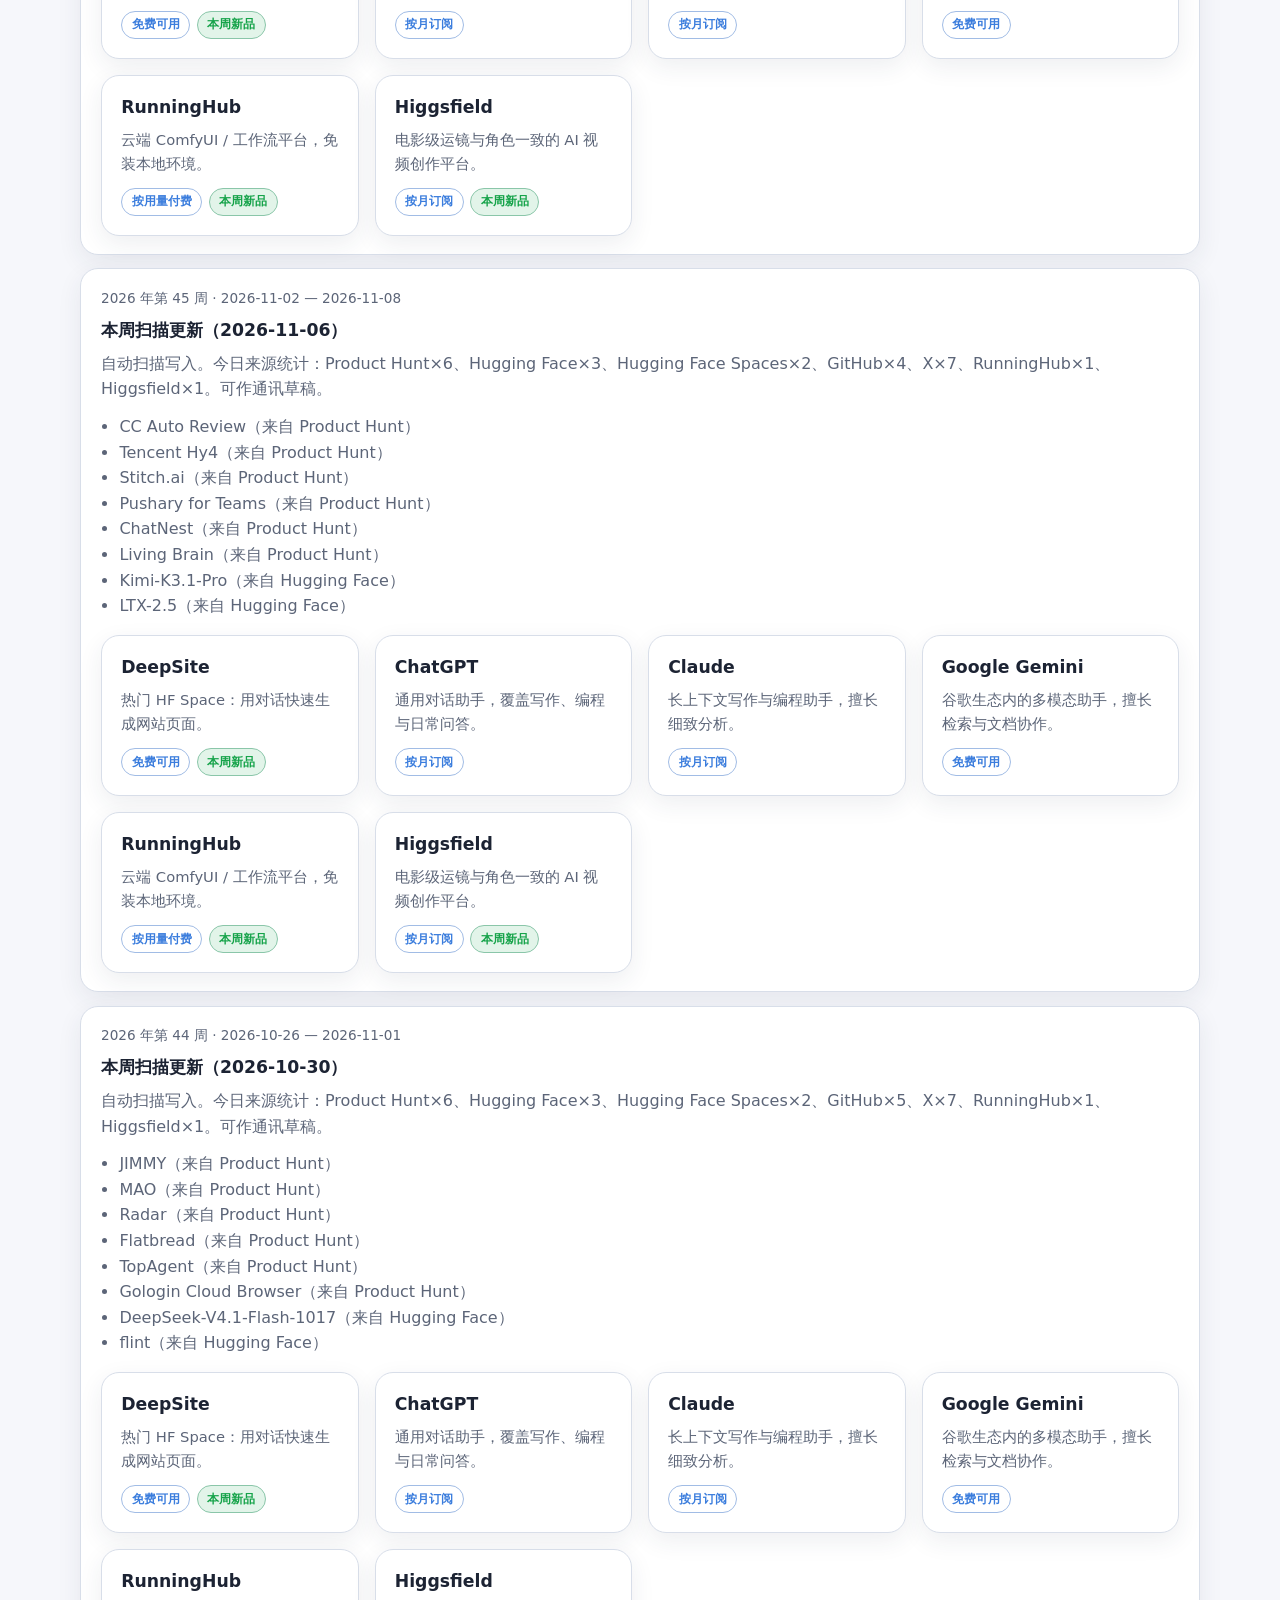
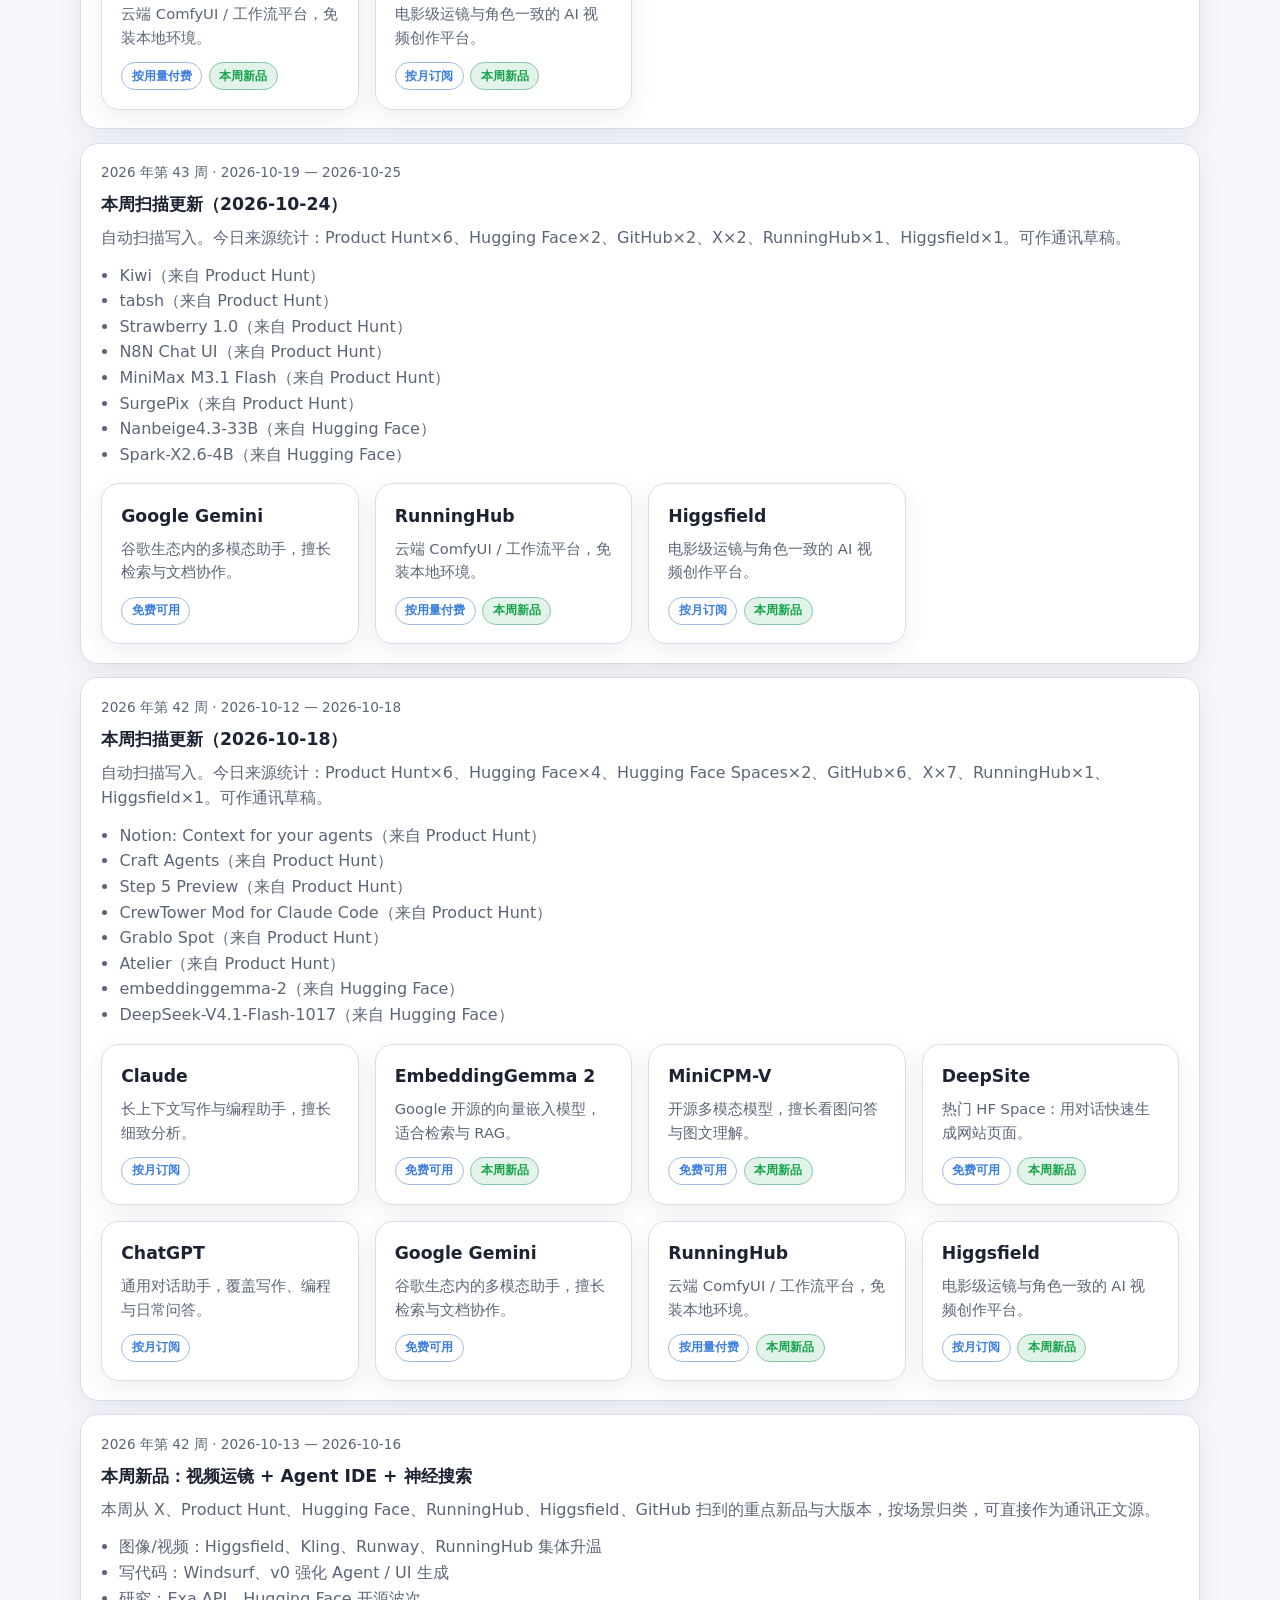
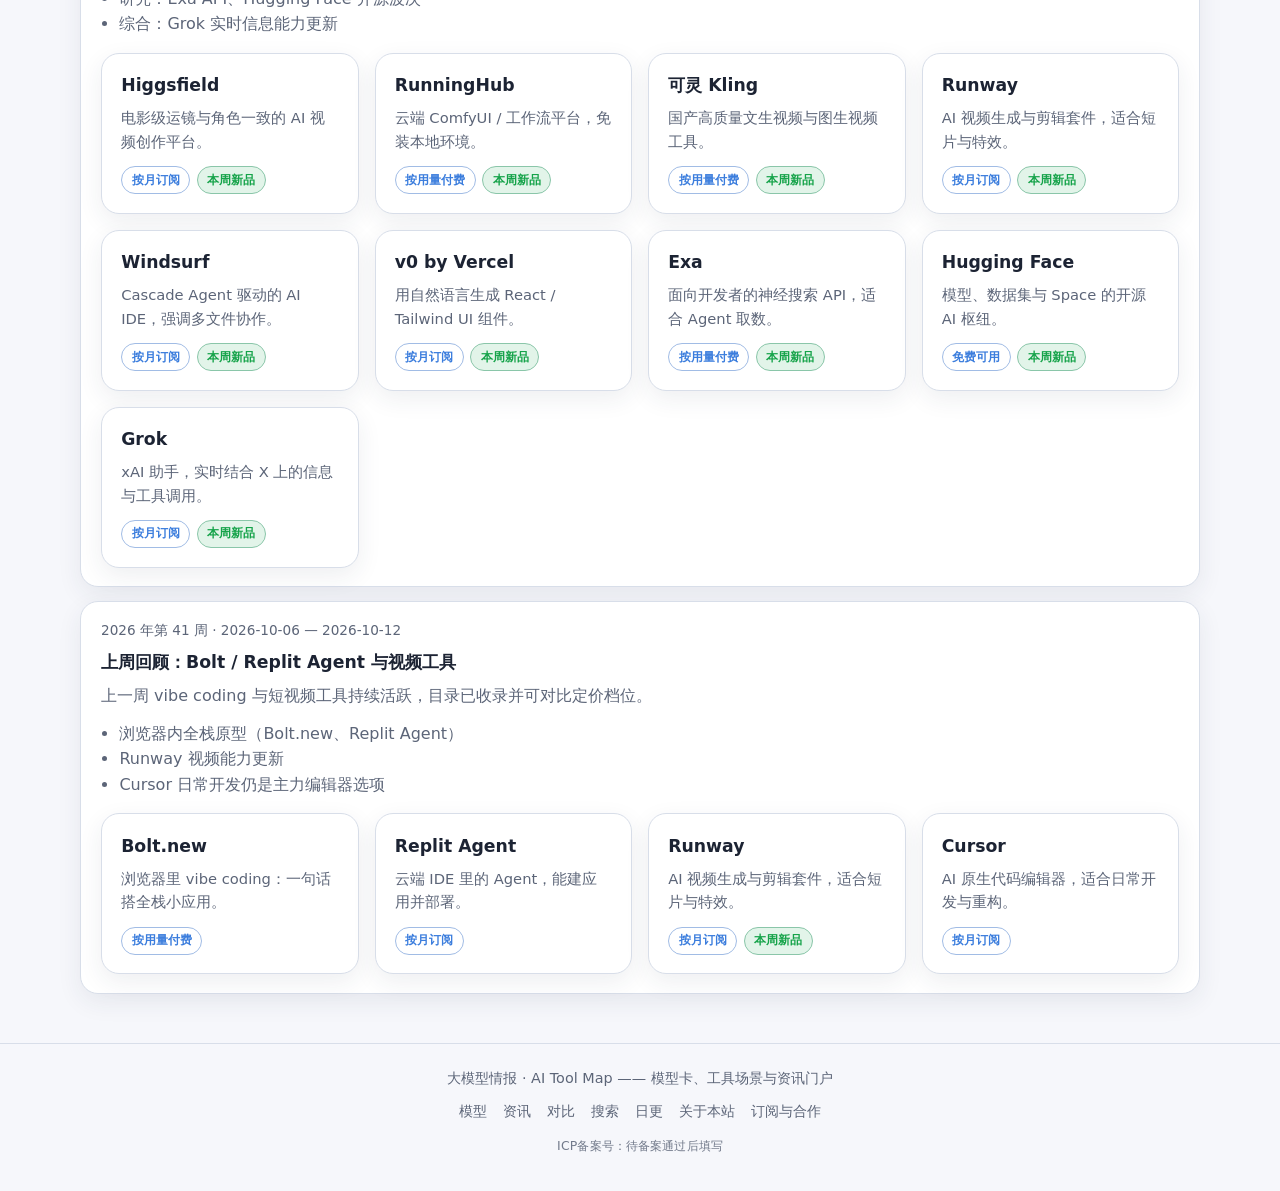
<file: weekly.html>
<!DOCTYPE html>
<html lang="zh-CN">
<head>
  <meta charset="UTF-8" />
  <meta name="viewport" content="width=device-width, initial-scale=1" />
  <title>本周新品 · AI 工具地图 | New this week</title>
  <meta name="description" content="本周新品：值得关注的新 AI 工具合集。 | This week’s noteworthy new AI tools." />
  <meta property="og:title" content="本周新品 · AI 工具地图 | New this week" />
  <meta property="og:description" content="本周新品：值得关注的新 AI 工具合集。" />
  <meta property="og:type" content="website" />
  <meta name="robots" content="index,follow" />
  <meta property="og:locale" content="zh_CN" />
  <meta name="twitter:card" content="summary" />
  <link rel="canonical" href="https://goofugoofu.github.io/weekly.html" />
  <script src="js/theme-boot.js"></script>
  <link rel="stylesheet" href="css/styles.css" />
</head>
<body>
  <div id="app"></div>
  <script src="js/i18n.js"></script>
  <script src="js/app.js"></script>
  <script>
    bootPage({
      active: "weekly",
      metaKey: "meta_desc_weekly",
      render: async (ui) => {
        const main = document.getElementById("main");
        const [weekly, tools] = await Promise.all([
          fetchJSON("data/weekly.json"),
          fetchJSON("data/tools.json"),
        ]);
        const toolMap = {};
        tools.forEach((t) => { toolMap[t.id] = t; });

        const items = weekly.map((w) => {
          const highlights = (getLang() === "zh" ? w.highlights_zh : w.highlights_en) || [];
          const list = highlights.map((h) => `<li>${escapeHTML(h)}</li>`).join("");
          const toolLinks = (w.tool_ids || [])
            .map((id) => toolMap[id])
            .filter(Boolean)
            .map((t) => toolCardHTML(t, ui))
            .join("");

          return `
            <article class="feed-item">
              <div class="date">${escapeHTML(tField(w, "week_label"))} · ${escapeHTML(w.date_range)}</div>
              <h3>${escapeHTML(tField(w, "title"))}</h3>
              <p>${escapeHTML(tField(w, "intro"))}</p>
              <ul>${list}</ul>
              <div class="grid" style="margin-top:1rem">${toolLinks}</div>
            </article>
          `;
        }).join("");

        main.innerHTML = `
          <section class="hero">
            <h1 data-i18n="weekly_title">${ui.weekly_title}</h1>
            <p data-i18n="weekly_sub">${ui.weekly_sub}</p>
            <p class="muted small" style="margin-top:0.75rem" data-i18n="newsletter_note">${ui.newsletter_note}</p>
            <div class="quick-links">
              <a class="quick-link" href="index.html"><span class="emoji">🏠</span><span data-i18n="nav_home">${ui.nav_home}</span></a>
              <a class="quick-link" href="daily.html"><span class="emoji">📰</span><span data-i18n="quick_daily">${ui.quick_daily}</span></a>
              <a class="quick-link" href="subscribe.html"><span class="emoji">✉️</span><span data-i18n="quick_subscribe">${ui.quick_subscribe}</span></a>
            </div>
          </section>
          <p class="help-hint" data-i18n="weekly_hint">${ui.weekly_hint}</p>
          <section class="section">
            <div class="feed">${items || emptyState(ui, "weekly", { ctaHref: "daily.html", ctaLabel: ui.empty_cta_daily })}</div>
          </section>
        `;
        applyStaticUI(ui);
      },
    });
  </script>
</body>
</html>
</file>
<file: css/styles.css>
/* ===== Theme tokens ===== */
:root,
[data-theme="dark"] {
  --bg: #12141a;
  --bg-elevated: #1a1d26;
  --bg-card: #222632;
  --bg-card-hover: #2a3040;
  --header-bg: rgba(18, 20, 26, 0.9);
  --border: #343b4d;
  --text: #f0f2f7;
  --text-muted: #9aa3b5;
  --accent: #7eb6ff;
  --accent-2: #a78bfa;
  --accent-soft: rgba(126, 182, 255, 0.14);
  --success: #4ade80;
  --sponsored: #fbbf24;
  --glow-1: rgba(80, 110, 200, 0.22);
  --glow-2: rgba(140, 90, 180, 0.16);
  --radius: 18px;
  --radius-sm: 12px;
  --shadow: 0 8px 28px rgba(0, 0, 0, 0.28);
  --font: "Segoe UI", "PingFang SC", "Noto Sans SC", "Helvetica Neue", system-ui, sans-serif;
  --step-bg: var(--accent-soft);
}

[data-theme="light"] {
  --bg: #f6f7fb;
  --bg-elevated: #ffffff;
  --bg-card: #ffffff;
  --bg-card-hover: #f0f3fa;
  --header-bg: rgba(246, 247, 251, 0.92);
  --border: #d8dee9;
  --text: #1c2333;
  --text-muted: #5c6578;
  --accent: #3b7ddd;
  --accent-2: #7c5cbf;
  --accent-soft: rgba(59, 125, 221, 0.1);
  --success: #16a34a;
  --sponsored: #b45309;
  --glow-1: rgba(59, 125, 221, 0.1);
  --glow-2: rgba(124, 92, 191, 0.08);
  --shadow: 0 8px 24px rgba(40, 50, 80, 0.08);
}

[data-theme="soft-blue"] {
  --bg: #eef4fb;
  --bg-elevated: #f7fbff;
  --bg-card: #ffffff;
  --bg-card-hover: #e8f1fb;
  --header-bg: rgba(238, 244, 251, 0.94);
  --border: #c5d6ea;
  --text: #1a2b44;
  --text-muted: #5a7190;
  --accent: #3d8fd9;
  --accent-2: #5aa8e8;
  --accent-soft: rgba(61, 143, 217, 0.12);
  --success: #2f9e6b;
  --sponsored: #c9852a;
  --glow-1: rgba(100, 160, 220, 0.2);
  --glow-2: rgba(160, 200, 240, 0.15);
  --shadow: 0 8px 26px rgba(60, 100, 150, 0.1);
}

[data-theme="warm-sand"] {
  --bg: #f7f1e8;
  --bg-elevated: #fffaf3;
  --bg-card: #fffdf9;
  --bg-card-hover: #f3e9db;
  --header-bg: rgba(247, 241, 232, 0.94);
  --border: #e2d4c0;
  --text: #3a2f24;
  --text-muted: #7a6a58;
  --accent: #c4783b;
  --accent-2: #d4a05a;
  --accent-soft: rgba(196, 120, 59, 0.12);
  --success: #5a9a5a;
  --sponsored: #b45309;
  --glow-1: rgba(220, 170, 100, 0.22);
  --glow-2: rgba(200, 140, 80, 0.12);
  --shadow: 0 8px 24px rgba(100, 70, 40, 0.08);
}

[data-theme="high-contrast"] {
  --bg: #000000;
  --bg-elevated: #0a0a0a;
  --bg-card: #111111;
  --bg-card-hover: #1a1a1a;
  --header-bg: rgba(0, 0, 0, 0.95);
  --border: #ffffff;
  --text: #ffffff;
  --text-muted: #dddddd;
  --accent: #ffff00;
  --accent-2: #00ffff;
  --accent-soft: rgba(255, 255, 0, 0.15);
  --success: #00ff66;
  --sponsored: #ffaa00;
  --glow-1: transparent;
  --glow-2: transparent;
  --shadow: none;
  --radius: 8px;
  --radius-sm: 6px;
}

@media (prefers-color-scheme: light) {
  [data-theme="system"] {
    --bg: #f6f7fb;
    --bg-elevated: #ffffff;
    --bg-card: #ffffff;
    --bg-card-hover: #f0f3fa;
    --header-bg: rgba(246, 247, 251, 0.92);
    --border: #d8dee9;
    --text: #1c2333;
    --text-muted: #5c6578;
    --accent: #3b7ddd;
    --accent-2: #7c5cbf;
    --accent-soft: rgba(59, 125, 221, 0.1);
    --success: #16a34a;
    --sponsored: #b45309;
    --glow-1: rgba(59, 125, 221, 0.1);
    --glow-2: rgba(124, 92, 191, 0.08);
    --shadow: 0 8px 24px rgba(40, 50, 80, 0.08);
  }
}

@media (prefers-color-scheme: dark) {
  [data-theme="system"] {
    --bg: #12141a;
    --bg-elevated: #1a1d26;
    --bg-card: #222632;
    --bg-card-hover: #2a3040;
    --header-bg: rgba(18, 20, 26, 0.9);
    --border: #343b4d;
    --text: #f0f2f7;
    --text-muted: #9aa3b5;
    --accent: #7eb6ff;
    --accent-2: #a78bfa;
    --accent-soft: rgba(126, 182, 255, 0.14);
    --success: #4ade80;
    --sponsored: #fbbf24;
    --glow-1: rgba(80, 110, 200, 0.22);
    --glow-2: rgba(140, 90, 180, 0.16);
    --shadow: 0 8px 28px rgba(0, 0, 0, 0.28);
  }
}

/* Default before attribute (matches dark) if script delayed */
html:not([data-theme]) {
  color-scheme: dark;
}

* { box-sizing: border-box; }
html { scroll-behavior: smooth; }
body {
  margin: 0;
  font-family: var(--font);
  background:
    radial-gradient(900px 480px at 8% -8%, var(--glow-1) 0%, transparent 55%),
    radial-gradient(700px 420px at 100% 0%, var(--glow-2) 0%, transparent 50%),
    var(--bg);
  color: var(--text);
  min-height: 100vh;
  line-height: 1.6;
  font-size: 16px;
}

a { color: var(--accent); text-decoration: none; }
a:hover { text-decoration: underline; }

.container {
  width: min(1080px, calc(100% - 1.75rem));
  margin: 0 auto;
}

/* Header */
.site-header {
  position: sticky;
  top: 0;
  z-index: 50;
  backdrop-filter: blur(12px);
  background: var(--header-bg);
  border-bottom: 1px solid var(--border);
}
.header-inner {
  display: flex;
  align-items: center;
  justify-content: space-between;
  gap: 0.75rem;
  padding: 0.75rem 0;
  flex-wrap: wrap;
}
.brand {
  display: flex;
  align-items: center;
  gap: 0.6rem;
  color: var(--text);
  text-decoration: none;
  font-weight: 700;
  font-size: 1.05rem;
}
.brand:hover { text-decoration: none; }
.brand-mark {
  width: 36px;
  height: 36px;
  border-radius: 12px;
  background: linear-gradient(135deg, var(--accent), var(--accent-2));
  display: grid;
  place-items: center;
  font-size: 1.05rem;
  color: #fff;
}
.header-controls {
  display: flex;
  align-items: center;
  gap: 0.45rem;
  flex-wrap: wrap;
}
.nav {
  display: flex;
  align-items: center;
  gap: 0.25rem;
  flex-wrap: wrap;
}
.nav a {
  color: var(--text-muted);
  padding: 0.45rem 0.8rem;
  border-radius: 999px;
  font-size: 0.95rem;
  font-weight: 500;
  text-decoration: none;
}
.nav a:hover, .nav a.active {
  color: var(--text);
  background: var(--accent-soft);
  text-decoration: none;
}

.lang-toggle,
.theme-select {
  border: 1px solid var(--border);
  background: var(--bg-card);
  color: var(--text);
  border-radius: 999px;
  padding: 0.4rem 0.85rem;
  cursor: pointer;
  font-weight: 600;
  font-size: 0.85rem;
  font-family: inherit;
}
.lang-toggle:hover,
.theme-select:hover {
  border-color: var(--accent);
}
.theme-select {
  max-width: 11rem;
  appearance: none;
  background-image: linear-gradient(45deg, transparent 50%, var(--text-muted) 50%),
    linear-gradient(135deg, var(--text-muted) 50%, transparent 50%);
  background-position: calc(100% - 14px) 55%, calc(100% - 9px) 55%;
  background-size: 5px 5px, 5px 5px;
  background-repeat: no-repeat;
  padding-right: 1.6rem;
}

/* Hero + how-to steps */
.hero {
  padding: 2rem 0 0.75rem;
}
.hero h1 {
  margin: 0 0 0.45rem;
  font-size: clamp(1.75rem, 4vw, 2.35rem);
  font-weight: 750;
  letter-spacing: -0.02em;
}
.hero p {
  margin: 0;
  color: var(--text-muted);
  font-size: 1.08rem;
  max-width: 36rem;
}

.howto {
  display: grid;
  grid-template-columns: repeat(3, 1fr);
  gap: 0.75rem;
  margin: 1.25rem 0 0.5rem;
}
@media (max-width: 720px) {
  .howto { grid-template-columns: 1fr; }
}
.howto-step {
  background: var(--step-bg);
  border: 1px solid var(--border);
  border-radius: var(--radius-sm);
  padding: 0.85rem 1rem;
}
.howto-step .num {
  display: inline-flex;
  align-items: center;
  justify-content: center;
  width: 1.6rem;
  height: 1.6rem;
  border-radius: 999px;
  background: var(--accent);
  color: #fff;
  font-size: 0.8rem;
  font-weight: 700;
  margin-right: 0.45rem;
}
[data-theme="high-contrast"] .howto-step .num {
  color: #000;
}
.howto-step strong {
  display: block;
  margin: 0.35rem 0 0.15rem;
  font-size: 0.98rem;
}
.howto-step span {
  color: var(--text-muted);
  font-size: 0.88rem;
}

.quick-links {
  display: flex;
  flex-wrap: wrap;
  gap: 0.55rem;
  margin: 1.1rem 0 0.25rem;
}
.quick-link {
  display: inline-flex;
  align-items: center;
  gap: 0.35rem;
  padding: 0.55rem 1rem;
  border-radius: 999px;
  background: var(--bg-card);
  border: 1px solid var(--border);
  color: var(--text);
  font-weight: 600;
  font-size: 0.92rem;
  text-decoration: none;
  box-shadow: var(--shadow);
}
.quick-link:hover {
  border-color: var(--accent);
  background: var(--bg-card-hover);
  text-decoration: none;
}
.quick-link .emoji { font-size: 1.05rem; }

.section {
  padding: 1.35rem 0 1.6rem;
}
.section-head {
  display: flex;
  align-items: end;
  justify-content: space-between;
  gap: 1rem;
  margin-bottom: 0.95rem;
  flex-wrap: wrap;
}
.section-head h2 {
  margin: 0;
  font-size: 1.3rem;
  font-weight: 700;
}
.section-head p {
  margin: 0.3rem 0 0;
  color: var(--text-muted);
  font-size: 0.98rem;
}
.help-hint {
  margin: 0 0 0.85rem;
  padding: 0.7rem 0.95rem;
  border-radius: var(--radius-sm);
  background: var(--accent-soft);
  border: 1px dashed var(--border);
  color: var(--text-muted);
  font-size: 0.95rem;
}

/* Bigger scenario cards */
.grid {
  display: grid;
  grid-template-columns: repeat(auto-fill, minmax(250px, 1fr));
  gap: 1rem;
}
.grid-scenarios {
  grid-template-columns: repeat(auto-fill, minmax(280px, 1fr));
  gap: 1.1rem;
}
.card {
  background: var(--bg-card);
  border: 1px solid var(--border);
  border-radius: var(--radius);
  padding: 1.15rem 1.2rem;
  box-shadow: var(--shadow);
  transition: transform 0.15s ease, border-color 0.15s ease, background 0.15s ease;
}
.card-scenario {
  padding: 1.45rem 1.35rem;
  min-height: 168px;
  display: flex;
  flex-direction: column;
}
.card-scenario .card-icon {
  font-size: 2.1rem;
  margin-bottom: 0.65rem;
}
.card-scenario h3 {
  font-size: 1.2rem;
  margin-bottom: 0.4rem;
}
.card-scenario p {
  flex: 1;
  font-size: 0.98rem;
}
a.card { color: inherit; text-decoration: none; display: block; }
a.card:hover {
  transform: translateY(-3px);
  border-color: var(--accent);
  background: var(--bg-card-hover);
  text-decoration: none;
}
.card-icon { font-size: 1.6rem; margin-bottom: 0.5rem; }
.card h3 {
  margin: 0 0 0.35rem;
  font-size: 1.05rem;
}
.card p {
  margin: 0;
  color: var(--text-muted);
  font-size: 0.92rem;
}
.meta-row {
  display: flex;
  flex-wrap: wrap;
  gap: 0.4rem;
  margin-top: 0.8rem;
}

.badge {
  display: inline-flex;
  align-items: center;
  gap: 0.25rem;
  font-size: 0.75rem;
  font-weight: 600;
  padding: 0.22rem 0.6rem;
  border-radius: 999px;
  border: 1px solid var(--border);
  color: var(--text-muted);
  background: var(--bg-elevated);
}
.badge.new {
  color: var(--success);
  border-color: color-mix(in srgb, var(--success) 40%, var(--border));
  background: color-mix(in srgb, var(--success) 12%, transparent);
}
.badge.sponsored {
  color: var(--sponsored);
  border-color: color-mix(in srgb, var(--sponsored) 40%, var(--border));
  background: color-mix(in srgb, var(--sponsored) 12%, transparent);
}
.badge.pricing {
  color: var(--accent);
  border-color: color-mix(in srgb, var(--accent) 35%, var(--border));
}

.feed { display: flex; flex-direction: column; gap: 0.85rem; }
.feed-item {
  background: var(--bg-card);
  border: 1px solid var(--border);
  border-radius: var(--radius);
  padding: 1.15rem 1.25rem;
  box-shadow: var(--shadow);
}
.feed-item h3 { margin: 0 0 0.4rem; font-size: 1.08rem; }
.feed-item .date {
  color: var(--text-muted);
  font-size: 0.85rem;
  margin-bottom: 0.45rem;
}
.feed-item p { margin: 0; color: var(--text-muted); }
.feed-item ul {
  margin: 0.75rem 0 0;
  padding-left: 1.15rem;
  color: var(--text-muted);
}
.feed-links {
  margin-top: 0.75rem;
  display: flex;
  flex-wrap: wrap;
  gap: 0.5rem;
}

.detail-hero { padding: 1.75rem 0 0.75rem; }
.detail-hero h1 {
  margin: 0.4rem 0 0.5rem;
  font-size: clamp(1.55rem, 3vw, 2.1rem);
}
.detail-grid {
  display: grid;
  grid-template-columns: 1.4fr 0.8fr;
  gap: 1rem;
}
@media (max-width: 800px) {
  .detail-grid { grid-template-columns: 1fr; }
}
.panel {
  background: var(--bg-card);
  border: 1px solid var(--border);
  border-radius: var(--radius);
  padding: 1.25rem;
  box-shadow: var(--shadow);
}
.panel h2 {
  margin: 0 0 0.55rem;
  font-size: 0.92rem;
  color: var(--text-muted);
  font-weight: 700;
}
.panel p { margin: 0; }
.actions {
  display: flex;
  flex-wrap: wrap;
  gap: 0.6rem;
  margin-top: 1rem;
}
.btn {
  display: inline-flex;
  align-items: center;
  justify-content: center;
  gap: 0.35rem;
  border-radius: 999px;
  padding: 0.6rem 1.15rem;
  font-weight: 650;
  font-size: 0.95rem;
  border: 1px solid transparent;
  cursor: pointer;
  text-decoration: none;
  font-family: inherit;
}
.btn:hover { text-decoration: none; }
.btn-primary {
  background: linear-gradient(135deg, var(--accent), var(--accent-2));
  color: #fff;
}
[data-theme="high-contrast"] .btn-primary { color: #000; }
.btn-primary:hover { filter: brightness(1.06); }
.btn-ghost {
  background: var(--bg-elevated);
  border-color: var(--border);
  color: var(--text);
}
.btn-ghost:hover { border-color: var(--accent); }

.form {
  display: flex;
  flex-direction: column;
  gap: 0.7rem;
}
.form label {
  font-size: 0.9rem;
  color: var(--text-muted);
  font-weight: 550;
}
.form input, .form textarea {
  width: 100%;
  background: var(--bg-elevated);
  border: 1px solid var(--border);
  border-radius: 12px;
  padding: 0.75rem 0.9rem;
  color: var(--text);
  font: inherit;
}
.form input:focus, .form textarea:focus {
  outline: none;
  border-color: var(--accent);
}
.form textarea { min-height: 110px; resize: vertical; }
.form-note {
  color: var(--success);
  font-size: 0.92rem;
  display: none;
}
.form-note.show { display: block; }

.split-2 {
  display: grid;
  grid-template-columns: 1fr 1fr;
  gap: 1rem;
}
@media (max-width: 800px) {
  .split-2 { grid-template-columns: 1fr; }
}

.muted { color: var(--text-muted); }
.small { font-size: 0.9rem; }

.site-footer {
  border-top: 1px solid var(--border);
  margin-top: 1.5rem;
  padding: 1.4rem 0 2.2rem;
  color: var(--text-muted);
  font-size: 0.9rem;
  text-align: center;
}

.back-link {
  display: inline-block;
  margin-bottom: 0.75rem;
  color: var(--text-muted);
  font-size: 0.95rem;
  font-weight: 550;
}
.back-link:hover { color: var(--accent); }

.search-box {
  width: 100%;
  max-width: 340px;
  background: var(--bg-elevated);
  border: 1px solid var(--border);
  border-radius: 999px;
  padding: 0.6rem 1.05rem;
  color: var(--text);
  font: inherit;
}
.search-box:focus {
  outline: none;
  border-color: var(--accent);
}

.tool-list-item {
  display: flex;
  flex-direction: column;
  gap: 0.35rem;
}
.tool-list-item .one-liner {
  color: var(--text-muted);
  font-size: 0.92rem;
}

.pill-link {
  display: inline-block;
  padding: 0.28rem 0.7rem;
  border-radius: 999px;
  background: var(--accent-soft);
  border: 1px solid var(--border);
  color: var(--accent);
  font-size: 0.82rem;
  font-weight: 600;
  text-decoration: none;
}
.pill-link:hover { text-decoration: none; filter: brightness(1.08); }

.empty {
  padding: 1.75rem 1.25rem;
  text-align: center;
  color: var(--text-muted);
  border: 1px dashed var(--border);
  border-radius: var(--radius);
  background: var(--bg-elevated);
  font-size: 1rem;
}
.empty strong { color: var(--text); display: block; margin-bottom: 0.35rem; }

.theme-label {
  font-size: 0.78rem;
  color: var(--text-muted);
  margin-right: 0.15rem;
  white-space: nowrap;
}
.theme-wrap {
  display: inline-flex;
  align-items: center;
  gap: 0.35rem;
}

/* Monetization / plans */
.plans-grid {
  display: grid;
  grid-template-columns: repeat(auto-fill, minmax(240px, 1fr));
  gap: 0.85rem;
  margin: 0.75rem 0 1rem;
}
.plan-card {
  background: var(--bg-elevated);
  border: 1px solid var(--border);
  border-radius: var(--radius-sm);
  padding: 1rem 1.1rem;
}
.plan-card h3 { margin: 0 0 0.35rem; font-size: 1.05rem; }
.plan-price {
  font-weight: 700;
  color: var(--accent);
  margin: 0.25rem 0 0.5rem;
}
.cta-row {
  display: flex;
  flex-wrap: wrap;
  gap: 0.55rem;
  margin-top: 0.75rem;
}
.btn:disabled, .btn.disabled {
  opacity: 0.55;
  cursor: not-allowed;
  pointer-events: none;
}
.notice-banner {
  margin: 0.5rem 0 0;
  padding: 0.65rem 0.85rem;
  border-radius: var(--radius-sm);
  background: var(--accent-soft);
  border: 1px dashed var(--border);
  color: var(--text-muted);
  font-size: 0.92rem;
}

/* Footer links + ICP placeholder */
.site-footer .footer-tagline { margin: 0 0 0.65rem; }
.footer-nav {
  display: flex;
  flex-wrap: wrap;
  justify-content: center;
  gap: 0.35rem 1rem;
  margin: 0 0 0.85rem;
}
.footer-nav a {
  color: var(--text-muted);
  font-size: 0.88rem;
  font-weight: 550;
  text-decoration: none;
}
.footer-nav a:hover { color: var(--accent); text-decoration: none; }
.footer-icp {
  margin: 0;
  font-size: 0.78rem;
  color: var(--text-muted);
  opacity: 0.85;
  letter-spacing: 0.01em;
}

/* Empty state CTA */
.empty-cta {
  display: inline-flex;
  margin-top: 0.85rem;
  padding: 0.45rem 1rem;
  border-radius: 999px;
  background: var(--accent-soft);
  border: 1px solid var(--border);
  color: var(--accent);
  font-weight: 650;
  font-size: 0.9rem;
  text-decoration: none;
}
.empty-cta:hover { text-decoration: none; filter: brightness(1.06); }

/* China payment method cards */
.pay-methods {
  display: grid;
  grid-template-columns: repeat(auto-fill, minmax(240px, 1fr));
  gap: 0.75rem;
  margin-bottom: 0.75rem;
}
.pay-method {
  display: flex;
  align-items: center;
  gap: 0.75rem;
  padding: 1rem 1.1rem;
  background: var(--bg-card);
  border: 1px solid var(--border);
  border-radius: var(--radius-sm);
  box-shadow: var(--shadow);
}
.pay-method.is-soon { opacity: 0.85; }
.pay-method h3 {
  margin: 0 0 0.15rem;
  font-size: 1rem;
}
.pay-method .badge { margin-left: auto; flex-shrink: 0; }
.pay-method-icon {
  width: 2.4rem;
  height: 2.4rem;
  border-radius: 12px;
  display: grid;
  place-items: center;
  background: var(--accent-soft);
  font-size: 1.25rem;
  flex-shrink: 0;
}

.about-panel p {
  margin: 0;
  font-size: 1.02rem;
  line-height: 1.7;
  color: var(--text-muted);
}

/* Mobile header / search polish */
@media (max-width: 720px) {
  .header-inner {
    align-items: flex-start;
  }
  .header-controls {
    width: 100%;
    justify-content: space-between;
  }
  .nav {
    width: 100%;
    order: 3;
    padding-top: 0.15rem;
    gap: 0.15rem;
  }
  .nav a {
    padding: 0.4rem 0.65rem;
    font-size: 0.88rem;
  }
  .theme-label { display: none; }
  .theme-select { max-width: 9.5rem; }
  .section-head .search-box,
  .search-box {
    max-width: none;
    width: 100%;
  }
  .hero { padding-top: 1.35rem; }
  .quick-link {
    padding: 0.5rem 0.85rem;
    font-size: 0.88rem;
  }
  .card-scenario { min-height: 0; }
}

@media (max-width: 420px) {
  .container { width: min(1080px, calc(100% - 1.25rem)); }
  .brand span[data-i18n="site_name"],
  .brand > span:last-child {
    font-size: 0.95rem;
  }
}

/* Portal: hero search, filters, compare table, search results */
.sr-only {
  position: absolute;
  width: 1px;
  height: 1px;
  padding: 0;
  margin: -1px;
  overflow: hidden;
  clip: rect(0, 0, 0, 0);
  white-space: nowrap;
  border: 0;
}
.hero-search {
  display: flex;
  flex-wrap: wrap;
  gap: 0.55rem;
  margin: 1rem 0 0.4rem;
  align-items: center;
}
.search-box-lg {
  flex: 1 1 16rem;
  max-width: 36rem;
  min-height: 2.7rem;
  font-size: 1rem;
}
.hero-portal h1 { max-width: 22ch; }
.filters {
  display: flex;
  flex-wrap: wrap;
  gap: 0.75rem 1rem;
  margin: 0 0 1rem;
  align-items: end;
}
.filters label {
  display: flex;
  flex-direction: column;
  gap: 0.25rem;
  font-size: 0.82rem;
  color: var(--text-muted);
  font-weight: 600;
}
.filter-select,
.filters select {
  border: 1px solid var(--border);
  background: var(--bg-card);
  color: var(--text);
  border-radius: 999px;
  padding: 0.4rem 0.9rem;
  font-family: inherit;
  font-size: 0.92rem;
  min-width: 9rem;
}
.muted-badge { opacity: 0.85; }
.grid-compares { grid-template-columns: repeat(auto-fill, minmax(260px, 1fr)); }
.card-compare h3 { margin-top: 0; }
.table-wrap {
  overflow-x: auto;
  border: 1px solid var(--border);
  border-radius: var(--radius);
  background: var(--bg-card);
  box-shadow: var(--shadow);
}
.compare-table {
  width: 100%;
  border-collapse: collapse;
  font-size: 0.92rem;
}
.compare-table th,
.compare-table td {
  text-align: left;
  padding: 0.7rem 0.85rem;
  border-bottom: 1px solid var(--border);
  vertical-align: top;
}
.compare-table thead th {
  background: var(--bg-elevated);
  font-size: 0.82rem;
  color: var(--text-muted);
  white-space: nowrap;
}
.compare-table tbody th { font-weight: 650; }
.compare-table tbody tr:last-child th,
.compare-table tbody tr:last-child td { border-bottom: 0; }
.strength-list {
  margin: 0.25rem 0 0;
  padding-left: 1.1rem;
}
.search-result { display: block; }
.nav-search { font-weight: 650; }
.container { width: min(1120px, calc(100% - 1.75rem)); }
</file>
